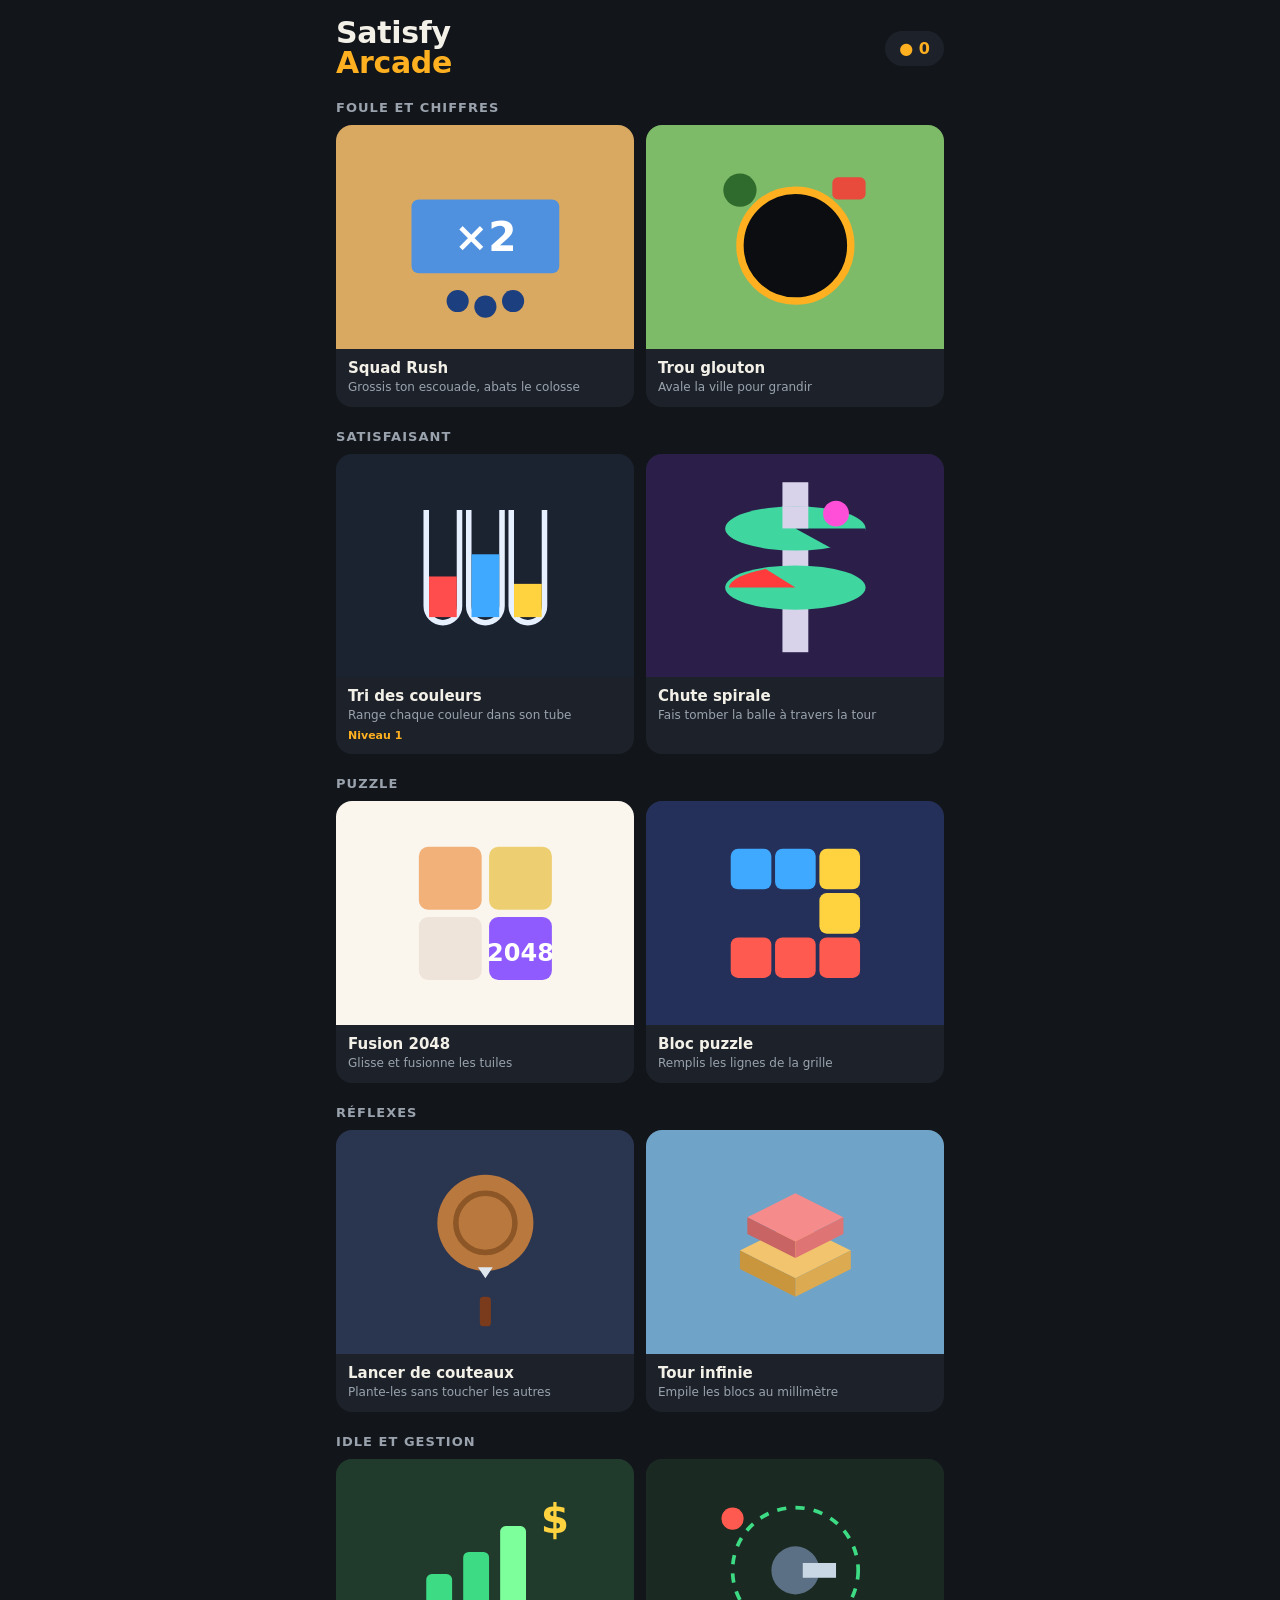
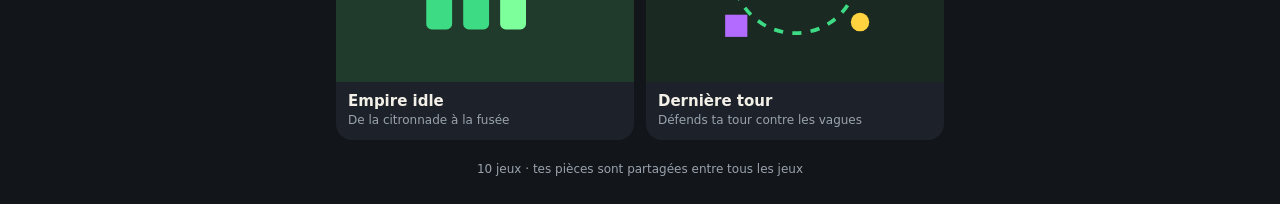
<file: index.html>
<!doctype html>
<html lang="fr">
<head>
<meta charset="utf-8">
<meta name="viewport" content="width=device-width,initial-scale=1,viewport-fit=cover">
<meta name="theme-color" content="#12151a">
<meta name="mobile-web-app-capable" content="yes">
<meta name="apple-mobile-web-app-capable" content="yes">
<meta name="apple-mobile-web-app-status-bar-style" content="black-translucent">
<meta name="apple-mobile-web-app-title" content="Arcade">
<title>Satisfy Arcade</title>
<link rel="manifest" href="manifest.webmanifest">
<link rel="icon" href="icons/icon-192.png">
<link rel="apple-touch-icon" href="icons/icon-192.png">
<style>
/* Layout: phone-first list of categories, two game tiles per row. */
:root{
  --bg:#12151a; --panel:#1d222a; --panel2:#272e38; --ink:#f3f0e8; --muted:#9aa3ad; --accent:#ffb020;
  color-scheme:dark;
}
*{box-sizing:border-box}
[hidden]{display:none!important}
html,body{margin:0;min-height:100%}
body{background:var(--bg);color:var(--ink);font-family:system-ui,-apple-system,"Segoe UI",Roboto,sans-serif;-webkit-tap-highlight-color:transparent}
main{max-width:640px;margin:0 auto;padding:calc(env(safe-area-inset-top,0px) + 18px) max(16px,env(safe-area-inset-right,0px)) calc(env(safe-area-inset-bottom,0px) + 28px) max(16px,env(safe-area-inset-left,0px));
  display:flex;flex-direction:column;gap:22px}
header{display:flex;align-items:center;justify-content:space-between;gap:12px}
h1{margin:0;font-size:30px;font-weight:900;letter-spacing:-.01em;line-height:1}
h1 span{color:var(--accent)}
.coins{background:var(--panel);border-radius:999px;padding:8px 14px;font-weight:900;color:var(--accent);font-variant-numeric:tabular-nums;white-space:nowrap}
.install{display:flex;align-items:center;gap:12px;background:var(--panel);border-radius:14px;padding:12px 14px;font-size:14px;color:var(--muted)}
.install button{font:inherit;font-weight:900;border:0;border-radius:10px;padding:10px 14px;background:var(--accent);color:#1d1400;cursor:pointer;flex:0 0 auto}
.install p{margin:0;flex:1;line-height:1.4}
section{display:flex;flex-direction:column;gap:10px}
h2{margin:0;font-size:13px;font-weight:800;letter-spacing:.08em;text-transform:uppercase;color:var(--muted)}
.grid{display:grid;grid-template-columns:1fr 1fr;gap:12px}
.card{display:flex;flex-direction:column;text-decoration:none;color:var(--ink);background:var(--panel);border-radius:16px;overflow:hidden;min-width:0;transition:transform .1s}
.card:active{transform:scale(.97)}
.card:focus-visible{outline:3px solid var(--ink);outline-offset:2px}
.art{aspect-ratio:4/3;display:grid;place-items:center;max-width:100%}
.art svg{width:62%;height:auto}
.meta{padding:10px 12px 12px;display:flex;flex-direction:column;gap:2px;min-width:0}
.meta b{font-size:15px}
.meta span{font-size:12px;color:var(--muted);line-height:1.35}
.meta i{font-style:normal;font-size:11px;color:var(--accent);font-weight:800;margin-top:4px}
footer{color:var(--muted);font-size:12px;text-align:center}
@media (prefers-reduced-motion: reduce){.card{transition:none}}
</style>
</head>
<body>
<main>
  <header><h1>Satisfy<br><span>Arcade</span></h1><div class="coins" id="coins">● 0</div></header>
  <div class="install" id="install" hidden><p id="installTxt">Installe l'appli sur ton écran d'accueil pour jouer en plein écran, même hors ligne.</p><button id="installBtn">Installer</button></div>
  <div id="cats"></div>
  <footer>10 jeux · tes pièces sont partagées entre tous les jeux</footer>
</main>
<script>
const CATS=[
  {t:'Foule et chiffres',g:[
    {id:'squad-rush',best:null,n:'Squad Rush',d:'Grossis ton escouade, abats le colosse',bg:'#d9a861',svg:'<rect x="10" y="30" width="80" height="40" rx="4" fill="#2f8cff" opacity=".8"/><text x="50" y="58" font-size="22" font-weight="900" fill="#fff" text-anchor="middle" font-family="system-ui">×2</text><circle cx="35" cy="85" r="6" fill="#1c3f80"/><circle cx="50" cy="88" r="6" fill="#1c3f80"/><circle cx="65" cy="85" r="6" fill="#1c3f80"/>'},
    {id:'hole',best:'hole',n:'Trou glouton',d:'Avale la ville pour grandir',bg:'#7dbb68',svg:'<circle cx="50" cy="55" r="30" fill="#0b0d10" stroke="#ffb020" stroke-width="4"/><rect x="70" y="18" width="18" height="12" rx="3" fill="#e84a3c"/><circle cx="20" cy="25" r="9" fill="#2f6b2c"/>'}
  ]},
  {t:'Satisfaisant',g:[
    {id:'sort',best:null,n:'Tri des couleurs',d:'Range chaque couleur dans son tube',bg:'#1b2230',svg:'<g stroke="#e6f0ff" stroke-width="3" fill="none"><path d="M18 20v52a9 9 0 0 0 18 0V20"/><path d="M41 20v52a9 9 0 0 0 18 0V20"/><path d="M64 20v52a9 9 0 0 0 18 0V20"/></g><rect x="19.5" y="56" width="15" height="22" fill="#ff4d4d"/><rect x="42.5" y="44" width="15" height="34" fill="#3fa9ff"/><rect x="65.5" y="60" width="15" height="18" fill="#ffd23f"/>'},
    {id:'helix',best:'helix',n:'Chute spirale',d:'Fais tomber la balle à travers la tour',bg:'#2b1f4a',svg:'<rect x="43" y="5" width="14" height="92" fill="#d8d2ea"/><ellipse cx="50" cy="30" rx="38" ry="12" fill="#3fd6a0"/><path d="M50 30 88 30A38 12 0 0 1 70 41z" fill="#2b1f4a"/><ellipse cx="50" cy="62" rx="38" ry="12" fill="#3fd6a0"/><path d="M14 62a38 12 0 0 1 20-10L50 62z" fill="#ff3b3b"/><rect x="43" y="18" width="14" height="12" fill="#d8d2ea"/><circle cx="72" cy="22" r="7" fill="#ff4fd8"/>'}
  ]},
  {t:'Puzzle',g:[
    {id:'merge',best:'merge',n:'Fusion 2048',d:'Glisse et fusionne les tuiles',bg:'#faf6ee',svg:'<rect x="14" y="14" width="34" height="34" rx="5" fill="#f2b179"/><rect x="52" y="14" width="34" height="34" rx="5" fill="#edcf72"/><rect x="14" y="52" width="34" height="34" rx="5" fill="#eee4da"/><rect x="52" y="52" width="34" height="34" rx="5" fill="#8f5bff"/><text x="69" y="76" font-size="13" font-weight="900" fill="#fff" text-anchor="middle" font-family="system-ui">2048</text>'},
    {id:'blocks',best:'blocks',n:'Bloc puzzle',d:'Remplis les lignes de la grille',bg:'#24305a',svg:'<g fill="#3fa9ff"><rect x="15" y="15" width="22" height="22" rx="4"/><rect x="39" y="15" width="22" height="22" rx="4"/></g><g fill="#ffd23f"><rect x="63" y="15" width="22" height="22" rx="4"/><rect x="63" y="39" width="22" height="22" rx="4"/></g><g fill="#ff5a4f"><rect x="15" y="63" width="22" height="22" rx="4"/><rect x="39" y="63" width="22" height="22" rx="4"/><rect x="63" y="63" width="22" height="22" rx="4"/></g>'}
  ]},
  {t:'Réflexes',g:[
    {id:'knife',best:'knife',n:'Lancer de couteaux',d:'Plante-les sans toucher les autres',bg:'#2a3550',svg:'<circle cx="50" cy="40" r="26" fill="#b9783e"/><circle cx="50" cy="40" r="16" fill="none" stroke="#8d5626" stroke-width="3"/><path d="M50 95V70l4-6h-8l4 6" fill="#dfe6ee"/><rect x="47" y="80" width="6" height="16" rx="2" fill="#7a3b1d"/>'},
    {id:'stack',best:'stack',n:'Tour infinie',d:'Empile les blocs au millimètre',bg:'#6fa3c7',svg:'<path d="M50 70 80 55 50 40 20 55z" fill="#f2c46d"/><path d="M20 55v10l30 15V70z" fill="#c9963d"/><path d="M80 55v10L50 80V70z" fill="#dcaa50"/><path d="M50 50 76 37 50 24 24 37z" fill="#f58b8b"/><path d="M24 37v9l26 13v-9z" fill="#c96464"/><path d="M76 37v9L50 59v-9z" fill="#de7474"/>'}
  ]},
  {t:'Idle et gestion',g:[
    {id:'tycoon',best:null,n:'Empire idle',d:'De la citronnade à la fusée',bg:'#203a2c',svg:'<rect x="18" y="52" width="14" height="30" rx="3" fill="#3ddc84"/><rect x="38" y="40" width="14" height="42" rx="3" fill="#3ddc84"/><rect x="58" y="26" width="14" height="56" rx="3" fill="#7dff9b"/><text x="80" y="30" font-size="22" font-weight="900" fill="#ffd23f" font-family="system-ui">$</text>'},
    {id:'defense',best:'defense',n:'Dernière tour',d:'Défends ta tour contre les vagues',bg:'#1a2a22',svg:'<circle cx="50" cy="50" r="34" fill="none" stroke="#3ddc84" stroke-width="2" stroke-dasharray="5 5"/><circle cx="50" cy="50" r="13" fill="#5b7085"/><rect x="54" y="46" width="18" height="8" fill="#c9d6e3"/><circle cx="16" cy="22" r="6" fill="#ff5a4f"/><circle cx="85" cy="78" r="5" fill="#ffd23f"/><rect x="12" y="74" width="12" height="12" fill="#b36bff"/>'}
  ]}
];
function get(k,d){try{const v=localStorage.getItem('arcade.'+k);return v==null?d:JSON.parse(v);}catch(e){return d;}}
const BEST={helix:'Niveau max',hole:'Record',merge:'Record',blocks:'Record',knife:'Niveau max',stack:'Hauteur max',defense:'Vague max'};
const cats=document.getElementById('cats');cats.style.cssText='display:flex;flex-direction:column;gap:22px';
for(const c of CATS){
  const s=document.createElement('section');const h=document.createElement('h2');h.textContent=c.t;s.appendChild(h);
  const g=document.createElement('div');g.className='grid';
  for(const x of c.g){
    const a=document.createElement('a');a.className='card';a.href='games/'+x.id+'.html';
    const b=x.best?get('best.'+x.best,0):0;
    const extra=x.id==='sort'?'Niveau '+get('sort.level',1):b?BEST[x.best]+' : '+b:'';
    a.innerHTML=`<div class="art" style="background:${x.bg}"><svg viewBox="0 0 100 100" aria-hidden="true">${x.svg}</svg></div><div class="meta"><b></b><span></span>${extra?'<i></i>':''}</div>`;
    a.querySelector('b').textContent=x.n;a.querySelector('span').textContent=x.d;if(extra)a.querySelector('i').textContent=extra;
    g.appendChild(a);
  }
  s.appendChild(g);cats.appendChild(s);
}
document.getElementById('coins').textContent='● '+get('coins',0);
// install
const standalone=matchMedia('(display-mode: standalone)').matches||navigator.standalone;
let deferred=null;
addEventListener('beforeinstallprompt',e=>{e.preventDefault();deferred=e;if(!standalone)document.getElementById('install').hidden=false;});
document.getElementById('installBtn').onclick=async()=>{if(!deferred)return;deferred.prompt();await deferred.userChoice;deferred=null;document.getElementById('install').hidden=true;};
if(!standalone&&/iphone|ipad|ipod/i.test(navigator.userAgent)){
  document.getElementById('install').hidden=false;document.getElementById('installBtn').hidden=true;
  document.getElementById('installTxt').textContent='Pour installer : touche Partager puis « Sur l\'écran d\'accueil ».';
}
if('serviceWorker' in navigator)addEventListener('load',()=>navigator.serviceWorker.register('sw.js').catch(()=>{}));
addEventListener('pageshow',()=>{document.getElementById('coins').textContent='● '+get('coins',0);});
</script>
</body>
</html>
</file>
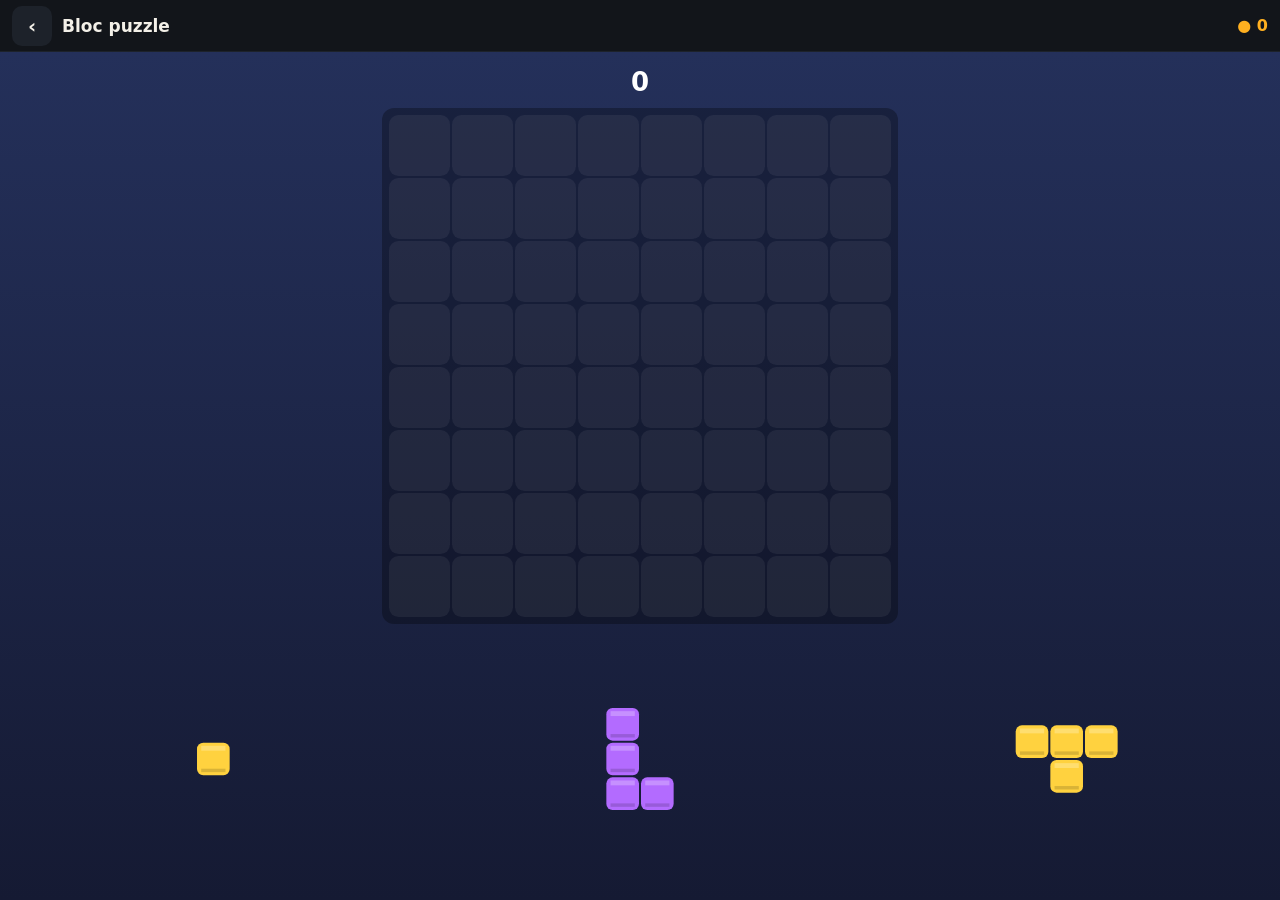
<file: games/blocks.html>
<!doctype html>
<html lang="fr">
<head>
<meta charset="utf-8">
<meta name="viewport" content="width=device-width,initial-scale=1,maximum-scale=1,user-scalable=no,viewport-fit=cover">
<meta name="theme-color" content="#12151a">
<title>Bloc puzzle</title>
<link rel="stylesheet" href="../shared/common.css">
</head>
<body>
<canvas class="game" id="c"></canvas>
<script src="../shared/common.js"></script>
<script>
Arcade.bar('Bloc puzzle');
const cv=document.getElementById('c'),V=Arcade.canvas(cv),ctx=V.ctx;
const N=8;
const SHAPES=[
  [[1]],[[1,1]],[[1],[1]],[[1,1,1]],[[1],[1],[1]],[[1,1,1,1]],[[1],[1],[1],[1]],[[1,1,1,1,1]],[[1],[1],[1],[1],[1]],
  [[1,1],[1,1]],[[1,1,1],[1,1,1],[1,1,1]],
  [[1,0],[1,0],[1,1]],[[1,1,1],[1,0,0]],[[1,1],[0,1],[0,1]],[[0,0,1],[1,1,1]],
  [[1,1],[1,0]],[[1,1],[0,1]],[[1,0],[1,1]],[[0,1],[1,1]],
  [[1,1,1],[0,1,0]],[[0,1,1],[1,1,0]],[[1,1,0],[0,1,1]]
];
const COLS=['#ff5a4f','#3fa9ff','#ffd23f','#3ddc84','#b36bff','#ff8c2e','#35e0d0','#ff66c4'];
let grid,tray,score,combo,drag=null,L={},flashes=[],floats=[],over=false;
function newGame(){
  grid=Array.from({length:N},()=>Array(N).fill(null));score=0;combo=0;over=false;flashes=[];floats=[];refill();
}
function refill(){tray=[0,1,2].map(()=>({sh:SHAPES[Math.floor(Math.random()*SHAPES.length)],c:COLS[Math.floor(Math.random()*COLS.length)]}));}
function fits(sh,gx,gy){
  for(let y=0;y<sh.length;y++)for(let x=0;x<sh[0].length;x++)if(sh[y][x]){
    const X=gx+x,Y=gy+y;if(X<0||Y<0||X>=N||Y>=N||grid[Y][X])return false;}
  return true;
}
function anyFit(sh){for(let y=0;y<N;y++)for(let x=0;x<N;x++)if(fits(sh,x,y))return true;return false;}
function linesAfter(sh,gx,gy){
  const g=grid.map(r=>r.slice());
  for(let y=0;y<sh.length;y++)for(let x=0;x<sh[0].length;x++)if(sh[y][x])g[gy+y][gx+x]='x';
  const rows=[],cols=[];
  for(let i=0;i<N;i++){if(g[i].every(v=>v))rows.push(i);if(g.every(r=>r[i]))cols.push(i);}
  return{rows,cols};
}
function layout(){
  const W=V.W,H=V.H;
  const cs=Math.floor(Math.min((W-24)/N,(H*0.6)/N));
  L={cs,x0:(W-cs*N)/2,y0:62,trayY:62+cs*N+(H-62-cs*N)/2};
}
function slotX(i){return V.W*(i+0.5)/3;}
function shapeSize(sh,cs){return{w:sh[0].length*cs,h:sh.length*cs};}
function drawCell(x,y,s,c,a=1){
  ctx.globalAlpha=a;ctx.fillStyle=c;ctx.beginPath();ctx.roundRect(x+1,y+1,s-2,s-2,s*0.18);ctx.fill();
  ctx.fillStyle='rgba(255,255,255,.25)';ctx.fillRect(x+s*0.15,y+s*0.12,s*0.7,s*0.14);
  ctx.fillStyle='rgba(0,0,0,.15)';ctx.fillRect(x+s*0.15,y+s*0.78,s*0.7,s*0.1);ctx.globalAlpha=1;
}
function drawShape(sh,x,y,cs,c,a){for(let j=0;j<sh.length;j++)for(let i=0;i<sh[0].length;i++)if(sh[j][i])drawCell(x+i*cs,y+j*cs,cs,c,a);}
function local(e){const r=cv.getBoundingClientRect();return{x:e.clientX-r.left,y:e.clientY-r.top};}
cv.addEventListener('pointerdown',e=>{
  if(over)return;const p=local(e);
  if(p.y<L.trayY-L.cs*2.2)return;
  const i=Math.floor(p.x/(V.W/3));if(!tray[i])return;
  drag={i,x:p.x,y:p.y};cv.setPointerCapture(e.pointerId);
});
cv.addEventListener('pointermove',e=>{if(drag){const p=local(e);drag.x=p.x;drag.y=p.y;}});
function dragPos(){
  const P=tray[drag.i],sz=shapeSize(P.sh,L.cs);
  const px=drag.x-sz.w/2,py=drag.y-sz.h-L.cs*1.2;
  return{px,py,gx:Math.round((px-L.x0)/L.cs),gy:Math.round((py-L.y0)/L.cs)};
}
cv.addEventListener('pointerup',()=>{
  if(!drag)return;const P=tray[drag.i],d=dragPos();
  if(fits(P.sh,d.gx,d.gy))place(P,d.gx,d.gy,drag.i);
  drag=null;
});
cv.addEventListener('pointercancel',()=>drag=null);
function place(P,gx,gy,i){
  let cells=0;
  for(let y=0;y<P.sh.length;y++)for(let x=0;x<P.sh[0].length;x++)if(P.sh[y][x]){grid[gy+y][gx+x]=P.c;cells++;}
  score+=cells;tray[i]=null;
  const R=[],C=[];
  for(let k=0;k<N;k++){if(grid[k].every(v=>v))R.push(k);if(grid.every(r=>r[k]))C.push(k);}
  const n=R.length+C.length;
  if(n){
    combo++;
    for(const r of R)for(let x=0;x<N;x++)flashes.push({x,y:r,c:grid[r][x],t:0.45});
    for(const c of C)for(let y=0;y<N;y++)flashes.push({x:c,y,c:grid[y][c],t:0.45});
    for(const r of R)for(let x=0;x<N;x++)grid[r][x]=null;
    for(const c of C)for(let y=0;y<N;y++)grid[y][c]=null;
    const pts=10*n*n*combo;score+=pts;
    floats.push({txt:(n>1?n+' lignes ! ':'')+'+'+pts+(combo>1?'  combo x'+combo:''),life:1.2});
    Arcade.vibrate(n>1?[20,30,20]:20);
  }else combo=0;
  if(tray.every(t=>!t))refill();
  if(!tray.some(t=>t&&anyFit(t.sh))){over=true;setTimeout(gameOver,600);}
}
function gameOver(){
  const gain=Arcade.addCoins(score/35),best=Arcade.best('blocks',score);
  Arcade.panel({title:'Plus de place !',gain,text:'Score : '+score+' · Record : '+best,
    buttons:[{label:'Rejouer',onClick:newGame},{label:'Menu',onClick:Arcade.toMenu}]});
}
function frame(dt){
  layout();const W=V.W,H=V.H,{cs,x0,y0}=L;
  const g=ctx.createLinearGradient(0,0,0,H);g.addColorStop(0,'#24305a');g.addColorStop(1,'#151a33');ctx.fillStyle=g;ctx.fillRect(0,0,W,H);
  ctx.fillStyle='#fff';ctx.font='900 26px system-ui';ctx.textAlign='center';ctx.textBaseline='middle';ctx.fillText(score,W/2,32);
  ctx.fillStyle='rgba(0,0,0,.3)';ctx.beginPath();ctx.roundRect(x0-6,y0-6,cs*N+12,cs*N+12,12);ctx.fill();
  let ghost=null,clear=null;
  if(drag){const P=tray[drag.i],d=dragPos();if(fits(P.sh,d.gx,d.gy)){ghost={P,...d};clear=linesAfter(P.sh,d.gx,d.gy);}}
  for(let y=0;y<N;y++)for(let x=0;x<N;x++){
    const v=grid[y][x],px=x0+x*cs,py=y0+y*cs;
    if(v){const hl=clear&&(clear.rows.includes(y)||clear.cols.includes(x));drawCell(px,py,cs,hl&&ghost?ghost.P.c:v);}
    else{ctx.fillStyle='rgba(255,255,255,.06)';ctx.beginPath();ctx.roundRect(px+1,py+1,cs-2,cs-2,cs*0.15);ctx.fill();}
  }
  if(ghost)drawShape(ghost.P.sh,x0+ghost.gx*cs,y0+ghost.gy*cs,cs,ghost.P.c,0.4);
  for(const f of flashes){f.t-=dt;const k=Math.max(0,f.t/0.45);const s=cs*(0.4+k*0.6);
    drawCell(x0+f.x*cs+(cs-s)/2,y0+f.y*cs+(cs-s)/2,s,'#fff',k);}
  flashes=flashes.filter(f=>f.t>0);
  tray.forEach((P,i)=>{
    if(!P||(drag&&drag.i===i))return;
    const s=cs*0.55,sz=shapeSize(P.sh,s),ok=anyFit(P.sh);
    drawShape(P.sh,slotX(i)-sz.w/2,L.trayY-sz.h/2,s,ok?P.c:'#555c66',1);
  });
  if(drag){const P=tray[drag.i],d=dragPos();drawShape(P.sh,d.px,d.py,cs,P.c,0.95);}
  for(const f of floats){f.life-=dt;ctx.globalAlpha=Math.min(1,f.life*2);ctx.fillStyle='#ffd23f';ctx.font='900 24px system-ui';
    ctx.fillText(f.txt,W/2,y0+cs*N/2-(1.2-f.life)*50);}
  ctx.globalAlpha=1;floats=floats.filter(f=>f.life>0);
}
newGame();
Arcade.loop(frame);
</script>
</body>
</html>
</file>
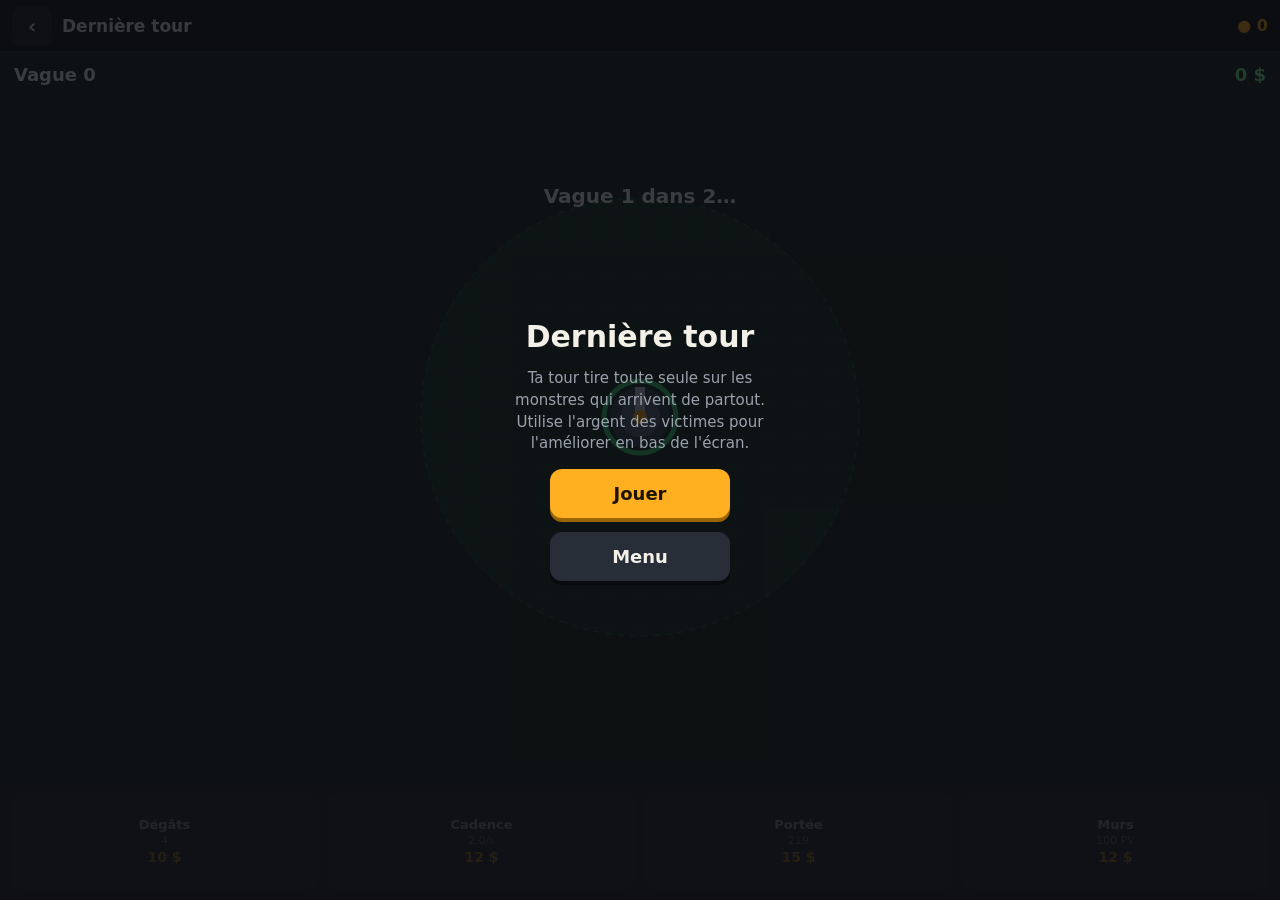
<file: games/defense.html>
<!doctype html>
<html lang="fr">
<head>
<meta charset="utf-8">
<meta name="viewport" content="width=device-width,initial-scale=1,maximum-scale=1,user-scalable=no,viewport-fit=cover">
<meta name="theme-color" content="#12151a">
<title>Dernière tour</title>
<link rel="stylesheet" href="../shared/common.css">
<style>
:root{--panel-h:118px}
.game{height:calc(100% - var(--bar) - var(--safe-top) - var(--panel-h) - var(--safe-bot));bottom:auto}
.ups{position:fixed;left:0;right:0;bottom:0;height:calc(var(--panel-h) + var(--safe-bot));padding:10px max(10px,env(safe-area-inset-right,0px)) calc(10px + var(--safe-bot)) max(10px,env(safe-area-inset-left,0px));
  background:var(--panel);display:grid;grid-template-columns:repeat(4,1fr);gap:8px}
.ups button{font:inherit;border:0;border-radius:12px;background:var(--panel2);color:var(--ink);display:flex;flex-direction:column;align-items:center;justify-content:center;gap:2px;cursor:pointer;padding:4px;min-width:0}
.ups button b{font-size:13px}
.ups button span{font-size:11px;color:var(--muted)}
.ups button em{font-style:normal;font-weight:900;color:var(--accent);font-size:14px}
.ups button:disabled{opacity:.5;cursor:not-allowed}
</style>
</head>
<body>
<canvas class="game" id="c"></canvas>
<div class="ups">
  <button id="u0"></button><button id="u1"></button><button id="u2"></button><button id="u3"></button>
</div>
<script src="../shared/common.js"></script>
<script>
Arcade.bar('Dernière tour');
const cv=document.getElementById('c'),V=Arcade.canvas(cv),ctx=V.ctx;
const UP=[
  {n:'Dégâts',base:10,k:1.45},{n:'Cadence',base:12,k:1.5},{n:'Portée',base:15,k:1.6},{n:'Murs',base:12,k:1.5}
];
let G;
function newGame(){
  G={cash:0,wave:0,hp:100,maxhp:100,lv:[0,0,0,0],enemies:[],shots:[],parts:[],toSpawn:0,spawnT:0,pause:1.5,cool:0,angle:-Math.PI/2,over:false,kills:0};
  Arcade.hidePanel();render();
}
const dmg=()=>4*Math.pow(1.35,G.lv[0]);
const rate=()=>2*Math.pow(1.18,G.lv[1]);
const range=()=>Math.min(V.W,V.H)*(0.3+G.lv[2]*0.035);
function upCost(i){return Math.round(UP[i].base*Math.pow(UP[i].k,G.lv[i]));}
function upLabel(i){
  const l=G.lv[i];
  const v=[Math.round(dmg()),rate().toFixed(1)+'/s',Math.round(range()),G.maxhp+' PV'][i];
  return `<b>${UP[i].n}</b><span>${v}</span><em>${upCost(i)} $</em>`;
}
function render(){for(let i=0;i<4;i++){const b=document.getElementById('u'+i);b.innerHTML=upLabel(i);b.disabled=G.cash<upCost(i)||G.over;}}
for(let i=0;i<4;i++)document.getElementById('u'+i).onclick=()=>{
  const c=upCost(i);if(G.cash<c||G.over)return;G.cash-=c;G.lv[i]++;
  if(i===3){G.maxhp+=25;G.hp=Math.min(G.maxhp,G.hp+40);}
  Arcade.vibrate(8);render();
};
function nextWave(){G.wave++;G.toSpawn=6+G.wave*3;G.spawnT=0;if(G.wave%10===0)G.boss=true;}
function spawnEnemy(){
  const W=V.W,H=V.H,a=Math.random()*Math.PI*2,R=Math.hypot(W,H)/2+30;
  const w=G.wave,hpBase=6*Math.pow(1.17,w);
  let type='n';
  const r=Math.random();
  if(w>=3&&r<0.25)type='f';else if(w>=5&&r<0.4)type='t';
  if(G.boss&&G.toSpawn===1)type='b';
  const T={n:{hp:1,sp:42,r:10,c:'#ff5a4f',dmg:8,cash:1},f:{hp:0.5,sp:85,r:8,c:'#ffd23f',dmg:5,cash:1},t:{hp:4,sp:24,r:15,c:'#b36bff',dmg:20,cash:3},b:{hp:40,sp:18,r:26,c:'#ff2d7a',dmg:60,cash:40}}[type];
  G.enemies.push({x:W/2+Math.cos(a)*R,y:H/2+Math.sin(a)*R,hp:hpBase*T.hp,max:hpBase*T.hp,sp:T.sp*(1+w*0.01),r:T.r,c:T.c,dmg:T.dmg,cash:Math.ceil(T.cash*(1+w*0.15)),type,hit:0});
}
function update(dt){
  if(G.over)return;
  const W=V.W,H=V.H,cx=W/2,cy=H/2;
  if(G.toSpawn<=0&&!G.enemies.length){G.pause-=dt;if(G.pause<=0){G.pause=2.5;if(G.wave>0){G.cash+=5+G.wave*2;render();}G.boss=false;nextWave();}}
  if(G.toSpawn>0){G.spawnT-=dt;if(G.spawnT<=0){spawnEnemy();G.toSpawn--;G.spawnT=Math.max(0.18,0.9-G.wave*0.03);}}
  const R=range();
  let target=null,bd=1e9;
  for(const e of G.enemies){const d=Math.hypot(e.x-cx,e.y-cy);if(d<R&&d<bd){bd=d;target=e;}}
  G.cool-=dt;
  if(target){
    const ta=Math.atan2(target.y-cy,target.x-cx);let da=ta-G.angle;while(da>Math.PI)da-=Math.PI*2;while(da<-Math.PI)da+=Math.PI*2;
    G.angle+=da*Math.min(1,dt*14);
    if(G.cool<=0){G.cool=1/rate();G.shots.push({x:cx+Math.cos(G.angle)*26,y:cy+Math.sin(G.angle)*26,t:target,sp:620});}
  }
  for(const s of G.shots){
    if(s.t.dead){s.dead=true;continue;}
    const dx=s.t.x-s.x,dy=s.t.y-s.y,d=Math.hypot(dx,dy);
    if(d<s.t.r+4){s.dead=true;s.t.hp-=dmg();s.t.hit=0.1;
      for(let i=0;i<3;i++)G.parts.push({x:s.x,y:s.y,vx:(Math.random()-0.5)*160,vy:(Math.random()-0.5)*160,life:0.3,c:'#ffd27a'});
      if(s.t.hp<=0&&!s.t.dead){s.t.dead=true;G.cash+=s.t.cash;G.kills++;render();
        for(let i=0;i<12;i++)G.parts.push({x:s.t.x,y:s.t.y,vx:(Math.random()-0.5)*260,vy:(Math.random()-0.5)*260,life:0.5,c:s.t.c});}
    }else{s.x+=dx/d*s.sp*dt;s.y+=dy/d*s.sp*dt;}
  }
  G.shots=G.shots.filter(s=>!s.dead);
  for(const e of G.enemies){
    if(e.dead)continue;
    const dx=cx-e.x,dy=cy-e.y,d=Math.hypot(dx,dy);e.hit=Math.max(0,e.hit-dt);
    if(d<30+e.r){e.dead=true;G.hp-=e.dmg;Arcade.vibrate(30);
      for(let i=0;i<10;i++)G.parts.push({x:e.x,y:e.y,vx:(Math.random()-0.5)*200,vy:(Math.random()-0.5)*200,life:0.4,c:'#fff'});
      if(G.hp<=0){G.hp=0;gameOver();}}
    else{e.x+=dx/d*e.sp*dt;e.y+=dy/d*e.sp*dt;}
  }
  G.enemies=G.enemies.filter(e=>!e.dead);
  for(const p of G.parts){p.x+=p.vx*dt;p.y+=p.vy*dt;p.life-=dt;}
  G.parts=G.parts.filter(p=>p.life>0);
}
function gameOver(){
  G.over=true;render();
  const gain=Arcade.addCoins(G.wave*3),best=Arcade.best('defense',G.wave);
  setTimeout(()=>Arcade.panel({title:'La tour est tombée',gain,text:'Vague '+G.wave+' atteinte · '+G.kills+' ennemis vaincus · Record : vague '+best,
    buttons:[{label:'Rejouer',onClick:newGame},{label:'Menu',onClick:Arcade.toMenu}]}),600);
}
function draw(){
  const W=V.W,H=V.H,cx=W/2,cy=H/2;
  ctx.fillStyle='#1a2a22';ctx.fillRect(0,0,W,H);
  ctx.strokeStyle='rgba(255,255,255,.04)';ctx.lineWidth=1;
  for(let x=0;x<W;x+=32){ctx.beginPath();ctx.moveTo(x,0);ctx.lineTo(x,H);ctx.stroke();}
  for(let y=0;y<H;y+=32){ctx.beginPath();ctx.moveTo(0,y);ctx.lineTo(W,y);ctx.stroke();}
  ctx.fillStyle='rgba(61,220,132,.06)';ctx.strokeStyle='rgba(61,220,132,.35)';ctx.setLineDash([6,6]);
  ctx.beginPath();ctx.arc(cx,cy,range(),0,7);ctx.fill();ctx.stroke();ctx.setLineDash([]);
  // base
  ctx.fillStyle='#3a4a5a';ctx.beginPath();ctx.arc(cx,cy,30,0,7);ctx.fill();
  ctx.fillStyle='#5b7085';ctx.beginPath();ctx.arc(cx,cy,20,0,7);ctx.fill();
  ctx.save();ctx.translate(cx,cy);ctx.rotate(G.angle);ctx.fillStyle='#c9d6e3';ctx.fillRect(4,-5,26,10);ctx.restore();
  ctx.fillStyle='#ffb020';ctx.beginPath();ctx.arc(cx,cy,7,0,7);ctx.fill();
  // hp ring
  ctx.strokeStyle='rgba(0,0,0,.4)';ctx.lineWidth=5;ctx.beginPath();ctx.arc(cx,cy,36,0,7);ctx.stroke();
  ctx.strokeStyle=G.hp/G.maxhp>0.35?'#3ddc84':'#ff5a4f';ctx.beginPath();ctx.arc(cx,cy,36,-Math.PI/2,-Math.PI/2+Math.PI*2*G.hp/G.maxhp);ctx.stroke();
  for(const e of G.enemies){
    ctx.fillStyle=e.hit>0?'#fff':e.c;ctx.beginPath();
    if(e.type==='t'||e.type==='b'){ctx.rect(e.x-e.r,e.y-e.r,e.r*2,e.r*2);}else{ctx.arc(e.x,e.y,e.r,0,7);}ctx.fill();
    if(e.hp<e.max){ctx.fillStyle='rgba(0,0,0,.5)';ctx.fillRect(e.x-e.r,e.y-e.r-8,e.r*2,4);ctx.fillStyle='#3ddc84';ctx.fillRect(e.x-e.r,e.y-e.r-8,e.r*2*e.hp/e.max,4);}
  }
  ctx.fillStyle='#ffe07a';for(const s of G.shots){ctx.beginPath();ctx.arc(s.x,s.y,3.5,0,7);ctx.fill();}
  for(const p of G.parts){ctx.globalAlpha=Math.min(1,p.life*3);ctx.fillStyle=p.c;ctx.fillRect(p.x-2,p.y-2,4,4);}ctx.globalAlpha=1;
  ctx.fillStyle='#fff';ctx.font='900 18px system-ui';ctx.textBaseline='middle';
  ctx.textAlign='left';ctx.fillText('Vague '+G.wave,14,24);
  ctx.textAlign='right';ctx.fillStyle='#7dff9b';ctx.fillText(Math.floor(G.cash)+' $',W-14,24);
  if(G.toSpawn<=0&&!G.enemies.length&&!G.over){ctx.textAlign='center';ctx.fillStyle='#fff';ctx.font='800 20px system-ui';
    ctx.fillText((G.wave+1)%10===0?'Un boss arrive…':'Vague '+(G.wave+1)+' dans '+Math.ceil(G.pause)+'…',W/2,H*0.2);}
}
newGame();
Arcade.panel({title:'Dernière tour',text:'Ta tour tire toute seule sur les monstres qui arrivent de partout. Utilise l\'argent des victimes pour l\'améliorer en bas de l\'écran.',
  buttons:[{label:'Jouer',onClick:()=>{}},{label:'Menu',onClick:Arcade.toMenu}]});
Arcade.loop(dt=>{if(document.getElementById('arcOv')&&!document.getElementById('arcOv').hidden)return draw();update(dt);draw();});
</script>
</body>
</html>
</file>
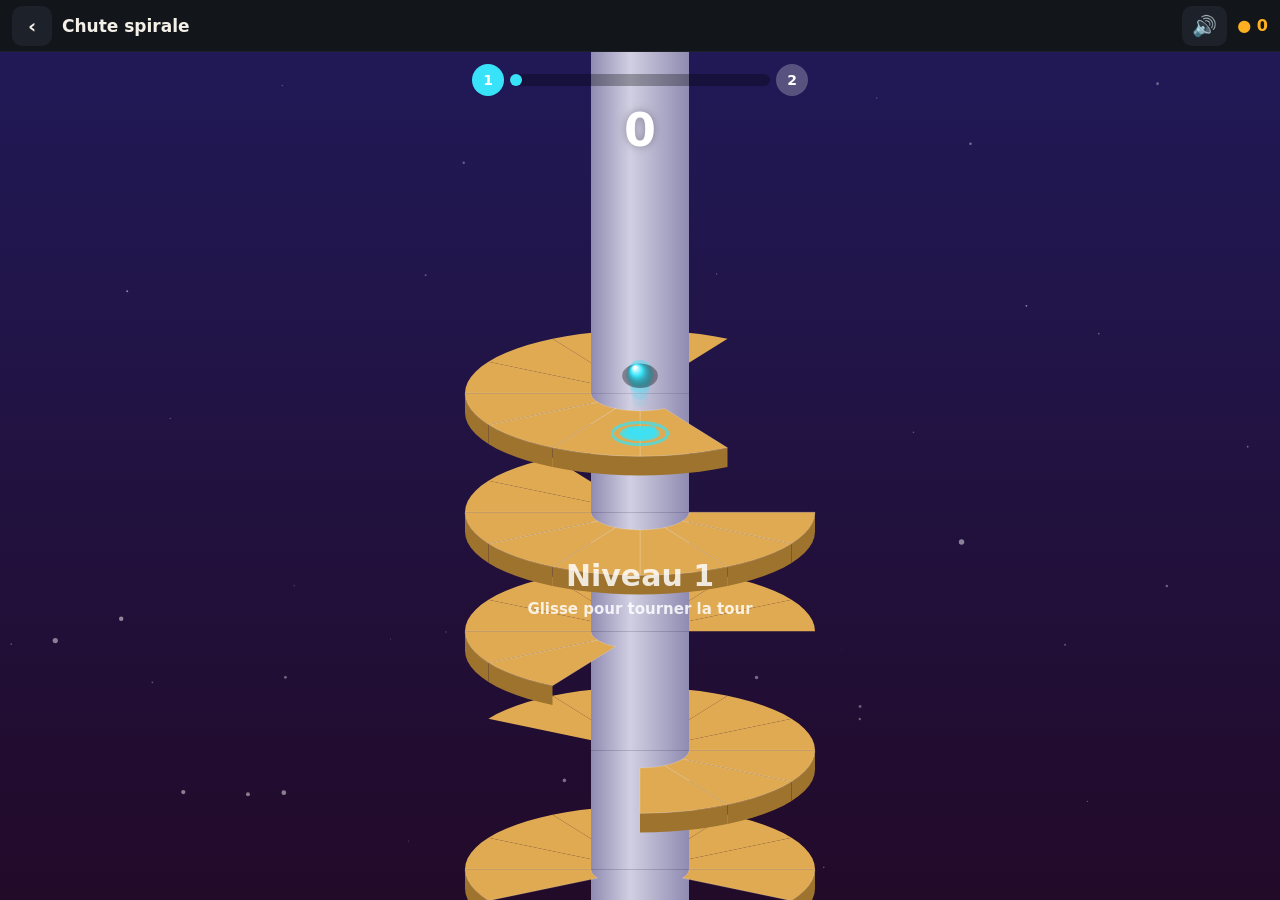
<file: games/helix.html>
<!doctype html>
<html lang="fr">
<head>
<meta charset="utf-8">
<meta name="viewport" content="width=device-width,initial-scale=1,maximum-scale=1,user-scalable=no,viewport-fit=cover">
<meta name="theme-color" content="#12151a">
<title>Chute spirale</title>
<link rel="stylesheet" href="../shared/common.css">
</head>
<body>
<canvas class="game" id="c"></canvas>
<script src="../shared/common.js"></script>
<script>
Arcade.bar('Chute spirale');
const cv=document.getElementById('c'),V=Arcade.canvas(cv),ctx=V.ctx;
const TAU=Math.PI*2,NS=12,A=TAU/NS,TILT=0.36;
const rnd=(a,b)=>a+Math.random()*(b-a);
let DIFF=0;
let muted=Arcade.get('helix.mute',false);
const muteBtn=Arcade.barButton(muted?'🔇':'🔊',()=>{muted=!muted;Arcade.set('helix.mute',muted);muteBtn.textContent=muted?'🔇':'🔊';},'Activer ou couper le son');
let AC=null,OUT=null;
function ac(){
  if(!AC){try{
    AC=new (window.AudioContext||window.webkitAudioContext)();
    // master bus with a soft echo for a warm, roomy sound
    const comp=AC.createDynamicsCompressor();comp.connect(AC.destination);
    OUT=AC.createGain();OUT.gain.value=0.9;OUT.connect(comp);
    const dl=AC.createDelay(),fb=AC.createGain(),lp=AC.createBiquadFilter(),wet=AC.createGain();
    dl.delayTime.value=0.16;fb.gain.value=0.28;lp.type='lowpass';lp.frequency.value=2200;wet.gain.value=0.22;
    OUT.connect(dl);dl.connect(lp);lp.connect(fb);fb.connect(dl);lp.connect(wet);wet.connect(comp);
  }catch(e){AC=null;}}
  if(AC&&AC.state==='suspended')AC.resume();return AC;
}
// one soft note: sine body + optional bell partial, smooth attack, exponential decay
function note(f,{dur=0.4,vol=0.2,delay=0,bend=1,bell=0,type='sine',attack=0.006}={}){
  if(muted)return;const a=ac();if(!a)return;const t=a.currentTime+delay;
  const g=a.createGain();g.gain.setValueAtTime(0.0001,t);g.gain.exponentialRampToValueAtTime(vol,t+attack);g.gain.exponentialRampToValueAtTime(0.0001,t+dur);g.connect(OUT);
  const o=a.createOscillator();o.type=type;o.frequency.setValueAtTime(f,t);if(bend!==1)o.frequency.exponentialRampToValueAtTime(f*bend,t+Math.min(dur,0.12));o.connect(g);o.start(t);o.stop(t+dur+0.05);
  if(bell){const g2=a.createGain();g2.gain.setValueAtTime(0.0001,t);g2.gain.exponentialRampToValueAtTime(vol*bell,t+attack);g2.gain.exponentialRampToValueAtTime(0.0001,t+dur*0.45);g2.connect(OUT);
    const o2=a.createOscillator();o2.type='sine';o2.frequency.value=f*2.76;o2.connect(g2);o2.start(t);o2.stop(t+dur+0.05);}
}
// C major pentatonic, rising with the combo
const SCALE=[523.25,587.33,659.25,783.99,880,1046.5,1174.66,1318.51,1567.98,1760,2093];
let bounceN=0;
const sfx={
  // soft, round "bloop" like a drop on a drum: quick downward pitch + warm low thump
  bounce(){const v=[392,440,392,349.23][bounceN++%4];note(v,{dur:0.22,vol:0.22,bend:0.62});note(110,{dur:0.12,vol:0.18,bend:0.7});},
  // glockenspiel chime climbing the scale
  pass(n){const f=SCALE[Math.min(n-1,SCALE.length-1)];note(f,{dur:0.55,vol:0.13,bell:0.35});note(f*2,{dur:0.25,vol:0.03,delay:0.02});},
  // warm low whoosh + sparkly arpeggio
  smash(){note(98,{dur:0.35,vol:0.25,bend:0.6,type:'triangle'});[1046.5,1318.51,1567.98].forEach((f,i)=>note(f,{dur:0.35,vol:0.07,delay:0.04+i*0.05,bell:0.3}));},
  // gentle rising shimmer when the ball catches fire
  fire(){[659.25,783.99,1046.5,1318.51].forEach((f,i)=>note(f,{dur:0.3,vol:0.06,delay:i*0.04,bell:0.25}));},
  // soft two-note "oh no" instead of a buzzer
  die(){note(392,{dur:0.35,vol:0.16,type:'triangle'});note(293.66,{dur:0.6,vol:0.16,delay:0.18,type:'triangle',bend:0.9});},
  // bright bell arpeggio + chord
  win(){[523.25,659.25,783.99,1046.5,1318.51].forEach((f,i)=>note(f,{dur:0.6,vol:0.11,delay:i*0.08,bell:0.3}));
    [523.25,659.25,783.99].forEach(f=>note(f,{dur:1.2,vol:0.06,delay:0.45,attack:0.03}));}
};
let floats=[],stars=[],pulse=0;
const grav=()=>1500+900*DIFF, bounceV=()=>-Math.sqrt(2*grav()*geo().SP*(1.1-0.5*DIFF));
let level=Arcade.get('helix.level',1);
let discs,ball,rot,cam,state,score,streak,next,parts,splats,trail,shake,flash,pal,tt,banner;

function palette(l){
  const h=(l*47+200)%360;
  return{bg0:`hsl(${h},55%,22%)`,bg1:`hsl(${(h+40)%360},60%,10%)`,disc:`hsl(${(h+150)%360},70%,60%)`,discS:`hsl(${(h+150)%360},55%,40%)`,
    col:`hsl(${h},25%,85%)`,colS:`hsl(${h},20%,62%)`,ball:`hsl(${(h+300)%360},95%,60%)`};
}
function geo(){const R=Math.min(V.W*0.4,175);return{R,r0:R*0.28,SP:R*0.68,cx:V.W/2,HY:V.H*0.3,br:R*0.085};}
function newLevel(){
  pal=palette(level);
  // difficulty 0 (level 1) -> 1 (level 15+)
  DIFF=Math.min(1,(level-1)/14);
  const N=Math.min(18+level*3,64);discs=[];
  for(let i=0;i<N;i++){
    const segs=new Array(NS).fill(0);
    // gap size: big at first, smaller later
    const gl=level<=2?4:level<=4?3:level<=8?(Math.random()<.5?2:3):level<=12?2:(Math.random()<.5?1:2);
    const g=Math.floor(Math.random()*NS);
    for(let k=0;k<gl;k++)segs[(g+k)%NS]=1;
    // red zones: none on level 1, few early, more later; first discs are always safe
    const safe=level<5?3:1;
    if(i>=safe&&level>1){
      let reds=Math.floor(DIFF*5+Math.random()*(1+DIFF*1.5));
      if(level<=3&&Math.random()<.5)reds=0;
      for(let tries=0;reds>0&&tries<50;tries++){const k=Math.floor(Math.random()*NS);if(segs[k]===0&&segs[(k+1)%NS]!==1&&segs[(k+NS-1)%NS]!==1){segs[k]=2;reds--;}}
    }
    if(level>6&&Math.random()<.2){const k=Math.floor(Math.random()*NS);if(segs[k]===0)segs[k]=1;}
    const spin=level>=7&&i>3&&Math.random()<0.08+DIFF*0.2?(Math.random()<.5?-1:1)*(0.5+DIFF*0.8):0;
    discs.push({segs,broken:0,spin,off:0});
  }
  discs.push({segs:new Array(NS).fill(3),broken:0,goal:true,spin:0,off:0});
  ball={y:-60,vy:0,sq:0};rot=0;cam=-200;state='play';score=0;streak=0;next=0;parts=[];splats=discs.map(()=>[]);trail=[];shake=0;flash=0;tt=0;floats=[];pulse=0;
  stars=[];for(let i=0;i<40;i++)stars.push({x:Math.random(),y:Math.random(),z:rnd(0.2,1),s:rnd(1,3)});
  banner={txt:'Niveau '+level,t:1.6};
  Arcade.hidePanel();
}
function discY(i){return geo().SP*i;}
function ballAngle(d){let a=(Math.PI/2-rot-(d?d.off:0))%TAU;if(a<0)a+=TAU;return a;}

function popup(txt,col,size=26){floats.push({txt,col,size,life:0.9,y:0});}
function breakDisc(i,fire){
  const d=discs[i];d.broken=0.001;
  const g=geo(),y=discY(i);
  for(let k=0;k<NS;k++){if(d.segs[k]===1)continue;
    const a=k*A+A/2+rot+d.off;
    parts.push({k:'seg',seg:k,disc:i,a,va:rnd(-3,3),dr:0,vy:rnd(-320,-140),y,vr:rnd(180,340),life:0.9,col:d.segs[k]===2?'#ff3b3b':pal.disc});}
  for(let j=0;j<(fire?30:16);j++)parts.push({k:'dot',x:g.cx+rnd(-g.R,g.R),y:y+rnd(-10,10),vx:rnd(-260,260),vy:rnd(-360,-80),life:rnd(.4,.9),col:fire?(Math.random()<.5?'#ffb020':'#ff5a1a'):pal.disc});
  parts.push({k:'ring',y,life:0.45,max:0.45,col:fire?'255,170,40':'255,255,255'});pulse=1;
  Arcade.vibrate(fire?30:8);
}
function land(){
  const g=geo();
  while(next<discs.length){
    const d=discs[next],y=discY(next);
    if(d.broken){next++;continue;}
    if(ball.y<y)return;
    const seg=d.segs[Math.floor(ballAngle(d)/A)%NS];
    if(seg===3){ball.y=y;state='win';win();return;}
    if(seg===1){streak++;score+=streak;breakDisc(next,false);sfx.pass(streak);popup('+'+streak,streak>=3?'#ffb020':'#fff');if(streak===3){sfx.fire();popup('EN FEU !','#ffb020',34);}else if(streak===6)popup('INCROYABLE !','#ff5af0',34);next++;continue;}
    if(streak>=3){ // fire ball smashes anything
      score+=streak*2;breakDisc(next,true);sfx.smash();popup('BOUM ! +'+streak*2,'#ff8a3a',32);flash=0.25;shake=0.3;streak=0;ball.sq=1;next++;ball.vy=bounceV();return;
    }
    if(seg===2){ball.y=y;state='dead';die();return;}
    ball.y=y;ball.vy=bounceV();ball.sq=1;streak=0;sfx.bounce();Arcade.vibrate(5);
    parts.push({k:'splash',y,life:0.35,max:0.35});
    splats[next].push({a:ballAngle(d),s:rnd(.8,1.2)});if(splats[next].length>6)splats[next].shift();
    for(let j=0;j<6;j++)parts.push({k:'dot',x:g.cx+rnd(-6,6),y:y+(g.r0+g.R)/2*TILT,vx:rnd(-120,120),vy:rnd(-160,-40),life:.35,col:pal.ball});
    return;
  }
}
function die(){
  sfx.die();shake=0.4;Arcade.vibrate(120);
  const g=geo();for(let j=0;j<24;j++)parts.push({k:'dot',x:g.cx,y:ball.y+(g.r0+g.R)/2*TILT,vx:rnd(-260,260),vy:rnd(-320,-60),life:rnd(.5,.9),col:pal.ball});
  setTimeout(()=>{
    const gain=Arcade.addCoins(score/8);
    const pct=Math.round(next/(discs.length-1)*100);
    Arcade.panel({title:'Touché le rouge !',gain,text:'Niveau '+level+' · '+pct+' % parcouru · Score '+score,
      buttons:[{label:'Réessayer',onClick:newLevel},{label:'Menu',onClick:Arcade.toMenu}]});
  },800);
}
function win(){
  sfx.win();popup('PARFAIT !','#ffd23f',40);Arcade.vibrate([30,40,30]);flash=0.3;
  const g=geo();for(let j=0;j<60;j++)parts.push({k:'conf',x:g.cx+rnd(-40,40),y:ball.y,vx:rnd(-320,320),vy:rnd(-650,-250),life:rnd(1,1.8),col:`hsl(${rnd(0,360)},90%,60%)`,r:rnd(0,6)});
  const gain=Arcade.addCoins(6+level*3+score/10);
  Arcade.best('helix',level);level++;Arcade.set('helix.level',level);
  setTimeout(()=>Arcade.panel({title:'Niveau '+(level-1)+' réussi !',gain,text:'Score '+score,
    buttons:[{label:'Niveau suivant',onClick:newLevel},{label:'Menu',onClick:Arcade.toMenu}]}),900);
}

// input
let drag=null;
cv.addEventListener('pointerdown',e=>{ac();drag=e.clientX;try{cv.setPointerCapture(e.pointerId);}catch(_){}});
cv.addEventListener('pointermove',e=>{if(drag==null||state!=='play')return;rot+=(e.clientX-drag)*0.011;drag=e.clientX;});
const up=()=>drag=null;cv.addEventListener('pointerup',up);cv.addEventListener('pointercancel',up);
const keys={};addEventListener('keydown',e=>keys[e.key]=true);addEventListener('keyup',e=>keys[e.key]=false);

// drawing
function segPath(cx,y,r0,R,a0,a1){
  const n=6;ctx.beginPath();
  for(let i=0;i<=n;i++){const a=a0+(a1-a0)*i/n;const px=cx+Math.cos(a)*R,py=y+Math.sin(a)*R*TILT;i?ctx.lineTo(px,py):ctx.moveTo(px,py);}
  for(let i=n;i>=0;i--){const a=a0+(a1-a0)*i/n;ctx.lineTo(cx+Math.cos(a)*r0,y+Math.sin(a)*r0*TILT);}
  ctx.closePath();
}
function sidePath(cx,y,R,a0,a1,th){
  a0=Math.max(a0,0);a1=Math.min(a1,Math.PI);if(a1<=a0)return false;
  const n=6;ctx.beginPath();
  for(let i=0;i<=n;i++){const a=a0+(a1-a0)*i/n;const px=cx+Math.cos(a)*R,py=y+Math.sin(a)*R*TILT;i?ctx.lineTo(px,py):ctx.moveTo(px,py);}
  for(let i=n;i>=0;i--){const a=a0+(a1-a0)*i/n;ctx.lineTo(cx+Math.cos(a)*R,y+Math.sin(a)*R*TILT+th);}
  ctx.closePath();return true;
}
function segColor(t,front){
  if(t===2)return front?'#c81e1e':'#ff3b3b';
  if(t===3)return front?'#b8860b':'#ffd23f';
  return front?pal.discS:pal.disc;
}
function norm(a){a%=TAU;if(a<0)a+=TAU;return a;}
function drawDisc(i,sy,g){
  const d=discs[i];if(d.broken)return;
  const th=g.R*0.11,list=[];
  for(let k=0;k<NS;k++){if(d.segs[k]===1)continue;const a0=norm(k*A+rot+d.off);list.push([k,a0]);}
  const back=[],front=[];
  for(const it of list){const mid=norm(it[1]+A/2);(mid>Math.PI?back:front).push(it);}
  for(const[k,a0]of back){ctx.fillStyle=segColor(d.segs[k],false);segPath(g.cx,sy,g.r0,g.R,a0,a0+A);ctx.fill();}
  return front;
}
function drawFront(i,sy,g,front){
  const d=discs[i];const th=g.R*0.11;
  for(const[k,a0]of front){
    const t=d.segs[k];
    ctx.fillStyle=segColor(t,true);
    if(sidePath(g.cx,sy,g.R,a0,a0+A,th))ctx.fill();
    if(a0+A>TAU&&sidePath(g.cx,sy,g.R,a0-TAU,a0+A-TAU,th))ctx.fill();
    ctx.fillStyle=segColor(t,false);segPath(g.cx,sy,g.r0,g.R,a0,a0+A);ctx.fill();
    ctx.strokeStyle='rgba(255,255,255,.18)';ctx.lineWidth=1;ctx.stroke();
  }
  for(const s of splats[i]){
    const a=norm(s.a+rot+d.off),rm=(g.r0+g.R)/2,k=Math.floor(norm(s.a)/A);
    if(d.segs[k]===1)continue;
    ctx.fillStyle=pal.ball;ctx.globalAlpha=0.75;ctx.beginPath();ctx.ellipse(g.cx+Math.cos(a)*rm,sy+Math.sin(a)*rm*TILT,g.br*1.3*s.s,g.br*0.5*s.s,0,0,TAU);ctx.fill();ctx.globalAlpha=1;
  }
}
function drawColumn(g,yTop,yBot){
  if(yBot<=yTop)return;
  const gr=ctx.createLinearGradient(g.cx-g.r0,0,g.cx+g.r0,0);gr.addColorStop(0,pal.colS);gr.addColorStop(0.4,pal.col);gr.addColorStop(1,pal.colS);
  ctx.fillStyle=gr;ctx.fillRect(g.cx-g.r0,yTop,g.r0*2,yBot-yTop);
}
function drawBall(g){
  const rm=(g.r0+g.R)/2,x=g.cx,y=ball.y-cam+g.HY+rm*TILT;
  const fire=streak>=3;
  for(let i=0;i<trail.length;i++){const t=trail[i],k=i/trail.length;ctx.globalAlpha=k*0.5;ctx.fillStyle=fire?'#ffb020':pal.ball;ctx.beginPath();ctx.arc(x,t-cam+g.HY+rm*TILT-g.br,g.br*(0.4+k*0.6),0,TAU);ctx.fill();}
  ctx.globalAlpha=1;
  if(state==='dead')return;
  const st=state==='play'?Math.min(0.25,Math.max(0,ball.vy)/2600):0,sq=ball.sq,sx=(1+sq*0.4)*(1-st),sy=(1-sq*0.35)*(1+st);
  if(fire&&Math.random()<0.8)parts.push({k:'flame',x:x+rnd(-g.br*0.6,g.br*0.6),y:ball.y-g.br+rm*TILT,life:rnd(.25,.45),max:.45,r:g.br*rnd(.5,.9)});
  ctx.fillStyle='rgba(0,0,0,.25)';
  if(fire){const gg=ctx.createRadialGradient(x,y-g.br,2,x,y-g.br,g.br*3);gg.addColorStop(0,'rgba(255,200,60,.8)');gg.addColorStop(1,'rgba(255,80,0,0)');ctx.fillStyle=gg;ctx.beginPath();ctx.arc(x,y-g.br,g.br*3,0,TAU);ctx.fill();}
  const bg=ctx.createRadialGradient(x-g.br*0.35,y-g.br*1.4,1,x,y-g.br*sy,g.br);bg.addColorStop(0,'#fff');bg.addColorStop(0.35,fire?'#ffd060':pal.ball);bg.addColorStop(1,fire?'#e05a00':'rgba(0,0,0,.35)');
  ctx.fillStyle=fire?bg:bg;ctx.beginPath();ctx.ellipse(x,y-g.br*sy,g.br*sx,g.br*sy,0,0,TAU);ctx.fill();
}
function frame(dt){
  tt+=dt;const g=geo(),W=V.W,H=V.H;
  if(state==='play'){
    if(keys.ArrowLeft)rot-=3*dt;if(keys.ArrowRight)rot+=3*dt;
    ball.vy+=grav()*dt;if(ball.vy>1400)ball.vy=1400;ball.y+=ball.vy*dt;ball.sq=Math.max(0,ball.sq-dt*6);
    land();
  }
  for(const d of discs)if(d.spin)d.off+=d.spin*dt;
  trail.push(ball.y);if(trail.length>(streak>=3?10:5))trail.shift();
  const target=ball.y-g.SP*0.6;if(target>cam)cam+=(target-cam)*Math.min(1,dt*10);
  // background
  const bg=ctx.createLinearGradient(0,0,0,H);bg.addColorStop(0,pal.bg0);bg.addColorStop(1,pal.bg1);ctx.fillStyle=bg;ctx.fillRect(0,0,W,H);
  for(const s2 of stars){const yy=((s2.y*H-cam*s2.z*0.25)%H+H)%H;ctx.globalAlpha=0.15+s2.z*0.35;ctx.fillStyle='#fff';ctx.beginPath();ctx.arc(s2.x*W,yy,s2.s*s2.z,0,TAU);ctx.fill();}
  ctx.globalAlpha=1;
  if(pulse>0){pulse=Math.max(0,pulse-dt*3);const pg=ctx.createRadialGradient(W/2,g.HY,10,W/2,g.HY,W*0.8);pg.addColorStop(0,'rgba(255,255,255,'+pulse*0.18+')');pg.addColorStop(1,'rgba(255,255,255,0)');ctx.fillStyle=pg;ctx.fillRect(0,0,W,H);}
  ctx.save();
  if(shake>0){shake-=dt;ctx.translate(rnd(-1,1)*shake*20,rnd(-1,1)*shake*20);}
  // visible range
  const first=Math.max(0,Math.floor((cam-g.HY)/g.SP)-1),last=Math.min(discs.length-1,Math.ceil((cam+H)/g.SP)+1);
  let ballDrawn=false;
  // column above top visible disc
  drawColumn(g,-10,discY(first)-cam+g.HY);
  // draw bottom→top
  const order=[];for(let i=last;i>=first;i--)order.push(i);
  // column must be drawn above each disc after its back half; we draw per disc
  for(const i of order){
    const sy=discY(i)-cam+g.HY;
    const front=drawDisc(i,sy,g);
    const syAbove=i>0?discY(i-1)-cam+g.HY:-10;
    drawColumn(g,syAbove,sy);
    if(front)drawFront(i,sy,g,front);
    if(!ballDrawn&&discY(i)>=ball.y-0.5&&(i===0||discY(i-1)<ball.y-0.5)){drawBall(g);ballDrawn=true;}
  }
  if(!ballDrawn)drawBall(g);
  // pieces
  for(const p of parts){
    p.life-=dt;
    if(p.k==='ring'){const k=1-p.life/p.max,sy=p.y-cam+g.HY,r=g.R*(1+k*0.6);ctx.strokeStyle='rgba('+p.col+','+(1-k)*0.8+')';ctx.lineWidth=6*(1-k)+1;ctx.beginPath();ctx.ellipse(g.cx,sy,r,r*TILT,0,0,TAU);ctx.stroke();continue;}
    if(p.k==='splash'){const k=1-p.life/p.max,rm=(g.r0+g.R)/2,sy=p.y-cam+g.HY+rm*TILT,r=g.br*(1+k*3);ctx.strokeStyle=pal.ball;ctx.globalAlpha=1-k;ctx.lineWidth=3;ctx.beginPath();ctx.ellipse(g.cx,sy,r,r*0.4,0,0,TAU);ctx.stroke();ctx.globalAlpha=1;continue;}
    if(p.k==='flame'){p.y-=60*dt;const k=p.life/p.max,sy=p.y-cam+g.HY;ctx.globalCompositeOperation='lighter';ctx.fillStyle='rgba(255,'+(120+k*100|0)+',30,'+k*0.7+')';ctx.beginPath();ctx.arc(p.x,sy,Math.max(0,p.r*k),0,TAU);ctx.fill();ctx.globalCompositeOperation='source-over';continue;}
    if(p.k==='seg'){p.a+=p.va*dt;p.dr+=p.vr*dt;p.vy+=900*dt;p.y+=p.vy*dt;
      const sy=p.y-cam+g.HY;ctx.globalAlpha=Math.max(0,p.life/0.9);ctx.fillStyle=p.col;
      const a0=p.a-A/2,cx=g.cx+Math.cos(p.a)*p.dr;segPath(cx,sy+Math.sin(p.a)*p.dr*TILT,g.r0,g.R,a0,a0+A);ctx.fill();ctx.globalAlpha=1;}
    else{p.vy+=(p.k==='conf'?700:900)*dt;p.x+=p.vx*dt;p.y+=p.vy*dt;ctx.globalAlpha=Math.min(1,p.life*2);ctx.fillStyle=p.col;
      const sy=p.k==='conf'?p.y-cam+g.HY:p.y;
      if(p.k==='conf'){p.r+=dt*8;ctx.save();ctx.translate(p.x,sy);ctx.rotate(p.r);ctx.fillRect(-4,-2,8,4);ctx.restore();}
      else{ctx.beginPath();ctx.arc(p.x,p.k==='dot'?p.y-cam+g.HY:sy,3,0,TAU);ctx.fill();}
      ctx.globalAlpha=1;}
  }
  parts=parts.filter(p=>p.life>0);
  ctx.restore();
  if(flash>0){flash-=dt;ctx.fillStyle='rgba(255,255,255,'+Math.max(0,flash)+')';ctx.fillRect(0,0,W,H);}
  // HUD
  const pw=Math.min(W-120,260),px=(W-pw)/2,fr=Math.min(1,next/(discs.length-1));
  ctx.fillStyle='rgba(0,0,0,.3)';ctx.beginPath();ctx.roundRect(px,22,pw,12,6);ctx.fill();
  ctx.fillStyle=pal.ball;ctx.beginPath();ctx.roundRect(px,22,Math.max(12,pw*fr),12,6);ctx.fill();
  ctx.font='800 14px system-ui';ctx.textAlign='center';ctx.textBaseline='middle';
  for(const[x,l]of[[px-22,level],[px+pw+22,level+1]]){ctx.fillStyle=l===level?pal.ball:'rgba(255,255,255,.25)';ctx.beginPath();ctx.arc(x,28,16,0,TAU);ctx.fill();ctx.fillStyle='#fff';ctx.fillText(l,x,29);}
  ctx.font='900 46px system-ui';ctx.shadowColor='rgba(0,0,0,.3)';ctx.shadowBlur=8;ctx.fillText(score,W/2,82);ctx.shadowBlur=0;
  if(streak>=2&&state==='play'){ctx.font='900 20px system-ui';ctx.fillStyle=streak>=3?'#ffb020':'#fff';ctx.fillText(streak>=3?'EN FEU ! x'+streak:'x'+streak,W/2,118);}
  for(const f of floats){f.life-=dt;f.y+=dt*70;const k=Math.min(1,f.life*2.5),pop=f.life>0.75?1+(f.life-0.75)*3:1;
    ctx.globalAlpha=k;ctx.font='900 '+(f.size*pop)+'px system-ui';ctx.lineJoin='round';ctx.lineWidth=5;ctx.strokeStyle='rgba(0,0,0,.35)';ctx.strokeText(f.txt,W/2,g.HY-30-f.y);ctx.fillStyle=f.col;ctx.fillText(f.txt,W/2,g.HY-30-f.y);ctx.globalAlpha=1;}
  floats=floats.filter(f=>f.life>0);
  if(banner){banner.t-=dt;ctx.globalAlpha=Math.min(1,banner.t*2);ctx.font='900 30px system-ui';ctx.fillStyle='#fff';ctx.fillText(banner.txt,W/2,H*0.62);
    ctx.font='700 15px system-ui';ctx.fillText('Glisse pour tourner la tour',W/2,H*0.62+32);ctx.globalAlpha=1;if(banner.t<=0)banner=null;}
}
newLevel();
Arcade.loop(frame);
</script>
</body>
</html>
</file>
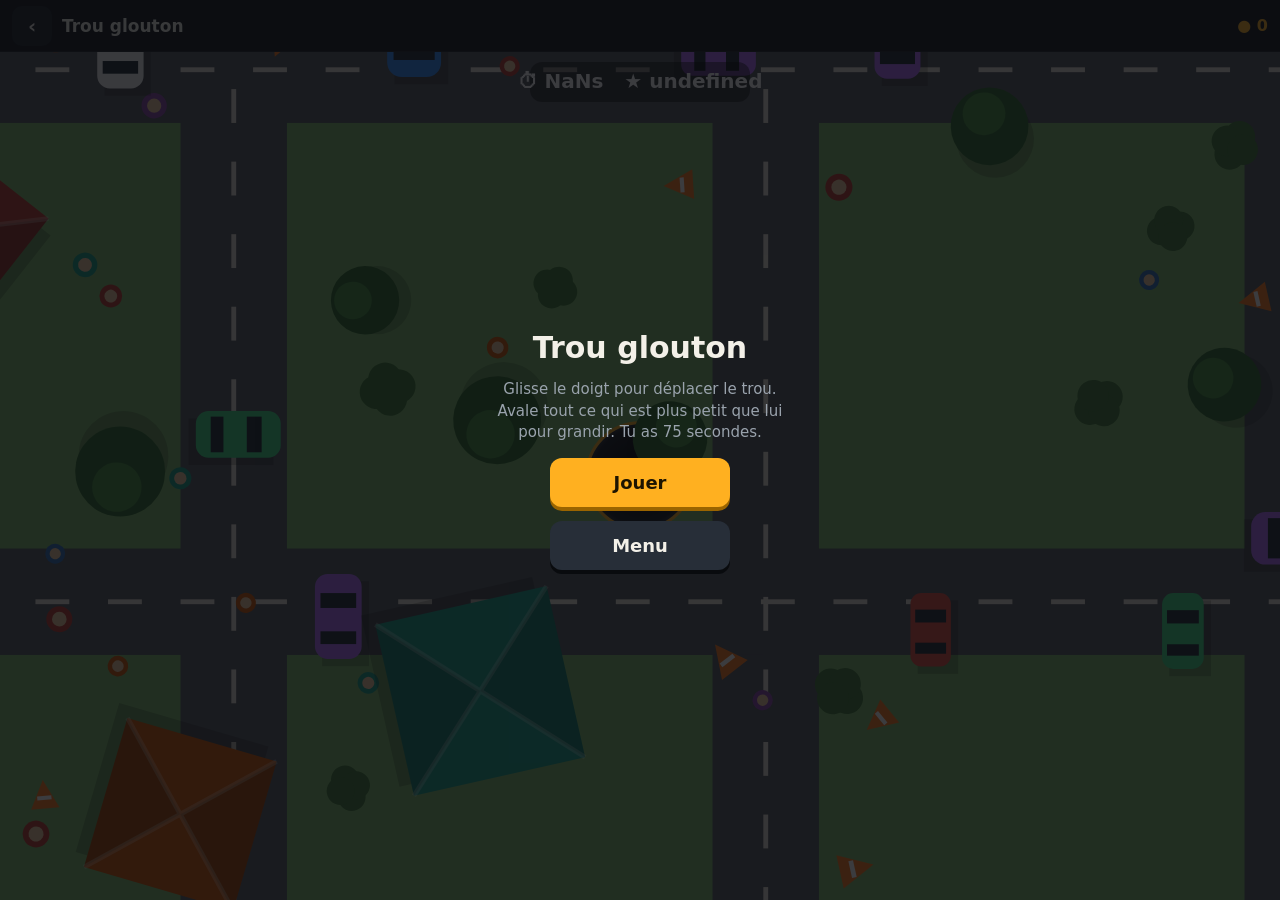
<file: games/hole.html>
<!doctype html>
<html lang="fr">
<head>
<meta charset="utf-8">
<meta name="viewport" content="width=device-width,initial-scale=1,maximum-scale=1,user-scalable=no,viewport-fit=cover">
<meta name="theme-color" content="#12151a">
<title>Trou glouton</title>
<link rel="stylesheet" href="../shared/common.css">
</head>
<body>
<canvas class="game" id="c"></canvas>
<script src="../shared/common.js"></script>
<script>
Arcade.bar('Trou glouton');
const cv=document.getElementById('c'),V=Arcade.canvas(cv),ctx=V.ctx;
const WORLD=1700,ROAD=220,DURATION=75;
const rnd=(a,b)=>a+Math.random()*(b-a),clamp=(v,a,b)=>v<a?a:v>b?b:v;
const TYPES=[
  {k:'person',s:[5,7],n:170},{k:'cone',s:[6,8],n:60},{k:'bush',s:[9,12],n:70},
  {k:'tree',s:[14,19],n:80},{k:'car',s:[15,21],n:70},{k:'house',s:[30,44],n:45},
  {k:'tower',s:[60,85],n:14}
];
const CARS=['#e84a3c','#2f8cff','#ffd23f','#f5f5f5','#3ddc84','#b36bff'];
const ROOFS=['#c0392b','#8e44ad','#2c6fbb','#d35400','#16a085'];
let objs=[],hole,score,time,running=false,cam={x:0,y:0,z:1},drag=null,vel={x:0,y:0},floats=[];

function onRoad(x,y){return (x%ROAD)<44||(y%ROAD)<44;}
function gen(){
  objs=[];
  for(const T of TYPES)for(let i=0;i<T.n;i++){
    let x,y,ok,tries=0;const s=rnd(T.s[0],T.s[1]);
    do{
      x=rnd(30,WORLD-30);y=rnd(30,WORLD-30);
      const road=onRoad(x,y);
      ok=(T.k==='car'||T.k==='person'||T.k==='cone')?true:!road;
      if(T.k==='car')ok=road;
      ok=ok&&!objs.some(o=>Math.hypot(o.x-x,o.y-y)<(o.s+s)*0.9);
      tries++;
    }while(!ok&&tries<40);
    if(!ok)continue;
    objs.push({k:T.k,x,y,s,rot:T.k==='car'?((x%ROAD)<44?Math.PI/2:0):rnd(0,6.28),
      c:T.k==='car'?CARS[i%CARS.length]:ROOFS[i%ROOFS.length],fall:0});
  }
}
function start(){
  gen();hole={x:WORLD/2,y:WORLD/2,area:22*22,r:22};score=0;time=DURATION;running=true;floats=[];
  cam.x=hole.x;cam.y=hole.y;
}
function intro(){
  gen();hole={x:WORLD/2,y:WORLD/2,area:22*22,r:22};cam.x=hole.x;cam.y=hole.y;
  Arcade.panel({title:'Trou glouton',text:'Glisse le doigt pour déplacer le trou. Avale tout ce qui est plus petit que lui pour grandir. Tu as 75 secondes.',
    buttons:[{label:'Jouer',onClick:start},{label:'Menu',onClick:Arcade.toMenu}]});
}
function end(){
  running=false;
  const gain=Arcade.addCoins(score/12),best=Arcade.best('hole',score);
  Arcade.panel({title:'Temps écoulé !',gain,text:'Score : '+score+' · Record : '+best,
    buttons:[{label:'Rejouer',onClick:start},{label:'Menu',onClick:Arcade.toMenu}]});
}

cv.addEventListener('pointerdown',e=>{drag={x:e.clientX,y:e.clientY};cv.setPointerCapture(e.pointerId);});
cv.addEventListener('pointermove',e=>{
  if(!drag)return;const dx=e.clientX-drag.x,dy=e.clientY-drag.y,l=Math.hypot(dx,dy);
  if(l>70){drag.x=e.clientX-dx/l*70;drag.y=e.clientY-dy/l*70;}
  const m=Math.min(l,70);vel.x=l>4?dx/l*m/70:0;vel.y=l>4?dy/l*m/70:0;
});
const stop=()=>{drag=null;vel.x=vel.y=0;};
cv.addEventListener('pointerup',stop);cv.addEventListener('pointercancel',stop);

function update(dt){
  if(!running)return;
  time-=dt;if(time<=0){time=0;end();return;}
  const sp=230+hole.r*1.2;
  hole.x=clamp(hole.x+vel.x*sp*dt,hole.r,WORLD-hole.r);
  hole.y=clamp(hole.y+vel.y*sp*dt,hole.r,WORLD-hole.r);
  for(const o of objs){
    if(o.fall>0){
      o.fall+=dt*2.6;o.x+=(hole.x-o.x)*Math.min(1,dt*8);o.y+=(hole.y-o.y)*Math.min(1,dt*8);
      if(o.fall>=1){o.dead=true;hole.area+=o.s*o.s*0.3;hole.r=Math.sqrt(hole.area);const pts=Math.round(o.s);score+=pts;
        floats.push({x:hole.x,y:hole.y-hole.r,txt:'+'+pts,life:0.9});if(o.s>40)Arcade.vibrate(25);}
      continue;
    }
    const d=Math.hypot(o.x-hole.x,o.y-hole.y);
    if(o.s<hole.r*0.92&&d<hole.r-o.s*0.25)o.fall=0.001;
  }
  objs=objs.filter(o=>!o.dead);
  for(const f of floats){f.life-=dt;f.y-=50*dt;}
  floats=floats.filter(f=>f.life>0);
  if(!objs.length)end();
}
function draw(dt){
  const W=V.W,H=V.H;
  const base=Math.min(W,H)/380;
  const tz=base*clamp(Math.pow(26/hole.r,0.55),0.28,1.15);
  cam.z+=(tz-cam.z)*Math.min(1,dt*3);
  cam.x+=(hole.x-cam.x)*Math.min(1,dt*6);cam.y+=(hole.y-cam.y)*Math.min(1,dt*6);
  ctx.fillStyle='#5a8f4e';ctx.fillRect(0,0,W,H);
  ctx.save();ctx.translate(W/2,H/2);ctx.scale(cam.z,cam.z);ctx.translate(-cam.x,-cam.y);
  ctx.fillStyle='#7dbb68';ctx.fillRect(0,0,WORLD,WORLD);
  ctx.fillStyle='#55595f';
  for(let p=0;p<WORLD;p+=ROAD){ctx.fillRect(p,0,44,WORLD);ctx.fillRect(0,p,WORLD,44);}
  ctx.fillStyle='#e9e4d6';
  for(let p=0;p<WORLD;p+=ROAD)for(let q=0;q<WORLD;q+=30){ctx.fillRect(p+21,q,2,14);ctx.fillRect(q,p+21,14,2);}
  // hole
  const g=ctx.createRadialGradient(hole.x,hole.y,hole.r*0.3,hole.x,hole.y,hole.r);
  g.addColorStop(0,'#050608');g.addColorStop(0.85,'#14171c');g.addColorStop(1,'#2b3138');
  ctx.fillStyle=g;ctx.beginPath();ctx.arc(hole.x,hole.y,hole.r,0,7);ctx.fill();
  ctx.strokeStyle='#ffb020';ctx.lineWidth=3/cam.z;ctx.stroke();
  // falling (clipped inside hole)
  ctx.save();ctx.beginPath();ctx.arc(hole.x,hole.y,hole.r,0,7);ctx.clip();
  for(const o of objs)if(o.fall>0)drawObj(o,1-o.fall*0.8,1-o.fall);
  ctx.restore();
  for(const o of objs)if(!o.fall)drawObj(o,1,1);
  ctx.font='bold '+(18/cam.z)+'px system-ui';ctx.textAlign='center';
  for(const f of floats){ctx.globalAlpha=Math.min(1,f.life*2);ctx.fillStyle='#fff';ctx.fillText(f.txt,f.x,f.y);}
  ctx.globalAlpha=1;ctx.restore();
  // HUD
  ctx.fillStyle='rgba(0,0,0,.45)';ctx.beginPath();ctx.roundRect(W/2-110,10,220,40,12);ctx.fill();
  ctx.fillStyle=time<10?'#ff5a4f':'#fff';ctx.font='900 20px system-ui';ctx.textAlign='center';ctx.textBaseline='middle';
  ctx.fillText('⏱ '+Math.ceil(time)+'s   ★ '+score,W/2,31);
  if(drag){ctx.strokeStyle='rgba(255,255,255,.35)';ctx.lineWidth=3;ctx.beginPath();
    const r=cv.getBoundingClientRect();ctx.arc(drag.x-r.left,drag.y-r.top,70,0,7);ctx.stroke();}
}
function drawObj(o,a,sc){
  ctx.save();ctx.globalAlpha=a;ctx.translate(o.x,o.y);ctx.rotate(o.rot);ctx.scale(sc,sc);
  const s=o.s;
  switch(o.k){
    case 'person':ctx.fillStyle=o.c;ctx.beginPath();ctx.arc(0,0,s*0.8,0,7);ctx.fill();ctx.fillStyle='#f0c89a';ctx.beginPath();ctx.arc(0,0,s*0.45,0,7);ctx.fill();break;
    case 'cone':ctx.fillStyle='#ff7a1a';ctx.beginPath();ctx.moveTo(0,-s);ctx.lineTo(s*0.9,s*0.8);ctx.lineTo(-s*0.9,s*0.8);ctx.fill();ctx.fillStyle='#fff';ctx.fillRect(-s*0.45,0,s*0.9,s*0.25);break;
    case 'bush':ctx.fillStyle='#3f7a35';for(const[dx,dy]of[[-.4,0],[.4,0],[0,-.35],[0,.35]]){ctx.beginPath();ctx.arc(dx*s,dy*s,s*0.6,0,7);ctx.fill();}break;
    case 'tree':ctx.fillStyle='rgba(0,0,0,.18)';ctx.beginPath();ctx.arc(s*0.25,s*0.25,s,0,7);ctx.fill();
      ctx.fillStyle='#2f6b2c';ctx.beginPath();ctx.arc(0,0,s,0,7);ctx.fill();ctx.fillStyle='#45923d';ctx.beginPath();ctx.arc(-s*0.25,-s*0.25,s*0.55,0,7);ctx.fill();break;
    case 'car':ctx.fillStyle='rgba(0,0,0,.2)';ctx.fillRect(-s*0.55+3,-s+3,s*1.1,s*2);
      ctx.fillStyle=o.c;ctx.beginPath();ctx.roundRect(-s*0.55,-s,s*1.1,s*2,s*0.3);ctx.fill();
      ctx.fillStyle='#1d2630';ctx.fillRect(-s*0.42,-s*0.55,s*0.84,s*0.35);ctx.fillRect(-s*0.42,s*0.35,s*0.84,s*0.3);break;
    case 'house':ctx.fillStyle='rgba(0,0,0,.2)';ctx.fillRect(-s+5,-s+5,s*2,s*2);
      ctx.fillStyle=o.c;ctx.fillRect(-s,-s,s*2,s*2);
      ctx.fillStyle='rgba(0,0,0,.22)';ctx.beginPath();ctx.moveTo(-s,-s);ctx.lineTo(0,0);ctx.lineTo(-s,s);ctx.fill();ctx.beginPath();ctx.moveTo(s,-s);ctx.lineTo(0,0);ctx.lineTo(s,s);ctx.fill();
      ctx.strokeStyle='rgba(255,255,255,.25)';ctx.lineWidth=2;ctx.beginPath();ctx.moveTo(-s,-s);ctx.lineTo(s,s);ctx.moveTo(s,-s);ctx.lineTo(-s,s);ctx.stroke();break;
    case 'tower':ctx.fillStyle='rgba(0,0,0,.25)';ctx.fillRect(-s+10,-s+10,s*2,s*2);
      ctx.fillStyle='#7c8794';ctx.fillRect(-s,-s,s*2,s*2);ctx.fillStyle='#a9b4c0';ctx.fillRect(-s*0.8,-s*0.8,s*1.6,s*1.6);
      ctx.fillStyle='#5d6874';for(let i=-2;i<=2;i++)for(let j=-2;j<=2;j++)ctx.fillRect(i*s*0.3-s*0.08,j*s*0.3-s*0.08,s*0.16,s*0.16);break;
  }
  ctx.restore();
}
intro();
Arcade.loop(dt=>{update(dt);draw(dt);});
</script>
</body>
</html>
</file>
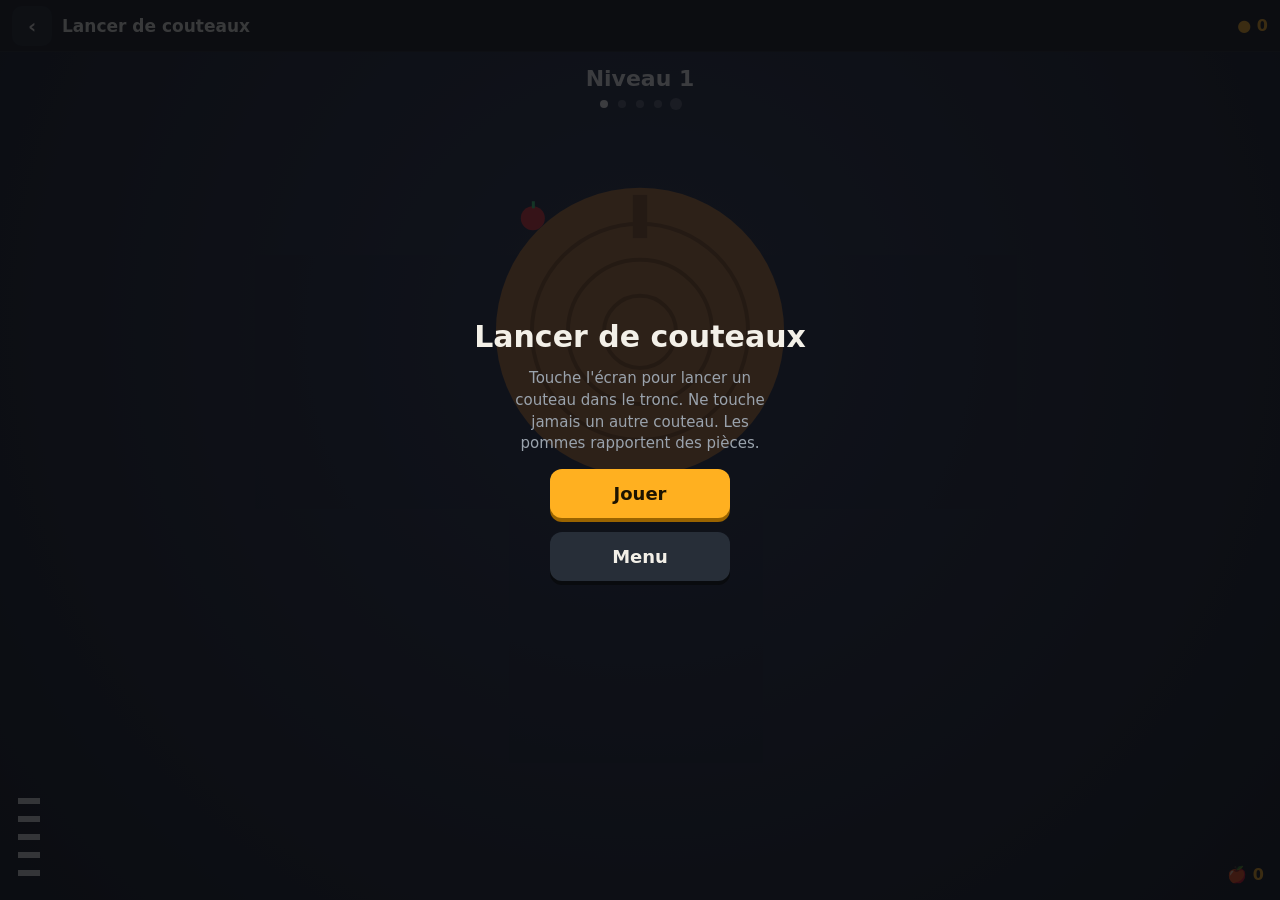
<file: games/knife.html>
<!doctype html>
<html lang="fr">
<head>
<meta charset="utf-8">
<meta name="viewport" content="width=device-width,initial-scale=1,maximum-scale=1,user-scalable=no,viewport-fit=cover">
<meta name="theme-color" content="#12151a">
<title>Lancer de couteaux</title>
<link rel="stylesheet" href="../shared/common.css">
</head>
<body>
<canvas class="game" id="c"></canvas>
<script src="../shared/common.js"></script>
<script>
Arcade.bar('Lancer de couteaux');
const cv=document.getElementById('c'),V=Arcade.canvas(cv),ctx=V.ctx;
const HIT=Math.PI/2,GAP=0.2;
let stage,ang,spd,tt,stuck,apples,left,flying,fails,pieces,state,apGot,pattern,parts=[];
function setup(){
  ang=0;tt=0;stuck=[];apples=[];flying=null;fails=[];pieces=[];
  const boss=stage%5===0;
  left=boss?9:Math.min(5+Math.floor(stage/1.5),10);
  const pre=stage===1?0:Math.min(1+Math.floor(stage/3),4);
  for(let i=0;i<pre;i++)stuck.push(Math.random()*Math.PI*2);
  const na=Math.random()<0.7?1+(Math.random()<0.3?1:0):0;
  for(let i=0;i<na;i++){let a;do{a=Math.random()*Math.PI*2;}while(stuck.some(s=>adiff(s,a)<0.5));apples.push(a);}
  pattern=boss?3:stage<3?0:stage%3;
  state='play';
}
function newGame(){stage=1;apGot=0;setup();Arcade.hidePanel();}
function adiff(a,b){let d=(a-b)%(Math.PI*2);if(d<0)d+=Math.PI*2;return Math.min(d,Math.PI*2-d);}
function speedAt(t){
  const base=1.6+Math.min(stage,15)*0.1;
  switch(pattern){
    case 0:return base;
    case 1:return base*(0.5+Math.abs(Math.sin(t*1.3))*1.4);
    case 2:return base*(Math.sin(t*0.9)>0?1.2:-1.0);
    default:return base*(Math.sin(t*2.1)*1.6+Math.sin(t*0.7)*0.8);
  }
}
function throwKnife(){
  if(state!=='play'||flying||left<=0)return;
  flying={y:0};left--;
}
cv.addEventListener('pointerdown',throwKnife);
addEventListener('keydown',e=>{if(e.code==='Space'){e.preventDefault();throwKnife();}});

function geo(){const W=V.W,H=V.H,R=Math.min(W,H)*0.17;return{W,H,R,cx:W/2,cy:H*0.33,ky:H-90};}
function update(dt){
  const{R,cy,ky}=geo();
  tt+=dt;
  if(state==='play'||state==='fail'){spd=speedAt(tt);ang+=spd*dt;}
  if(flying){
    flying.y+=2600*dt;
    const target=ky-(cy+R);
    if(flying.y>=target){
      const local=HIT-ang;
      if(stuck.some(s=>adiff(s,local)<GAP)){
        fails.push({x:geo().cx,y:cy+R+30,vx:(Math.random()-0.5)*300,vy:-250,r:0});
        flying=null;state='fail';Arcade.vibrate(120);setTimeout(gameOver,900);
      }else{
        stuck.push(local);flying=null;Arcade.vibrate(10);
        for(let i=0;i<6;i++)parts.push({x:geo().cx,y:cy+R,vx:(Math.random()-0.5)*200,vy:Math.random()*120,life:0.5,c:'#c98b4a'});
        for(let i=apples.length-1;i>=0;i--)if(adiff(apples[i],local)<0.3){
          apples.splice(i,1);apGot++;Arcade.addCoins(2);
          for(let k=0;k<12;k++)parts.push({x:geo().cx,y:cy+R,vx:(Math.random()-0.5)*300,vy:-Math.random()*250,life:0.7,c:k%2?'#e8323c':'#fff3c4'});
        }
        if(left===0){
          state='clear';
          for(let i=0;i<8;i++){const a=i/8*Math.PI*2;pieces.push({x:geo().cx,y:cy,vx:Math.cos(a)*260,vy:Math.sin(a)*260-200,r:a,vr:(Math.random()-0.5)*10});}
          for(const s of stuck){const a=s+ang;fails.push({x:geo().cx+Math.cos(a)*R,y:cy+Math.sin(a)*R,vx:Math.cos(a)*300,vy:Math.sin(a)*300-150,r:a,vr:(Math.random()-0.5)*14});}
          stuck=[];apples=[];
          Arcade.vibrate([20,40,20]);
          setTimeout(()=>{stage++;setup();},1000);
        }
      }
    }
  }
  for(const p of pieces){p.x+=p.vx*dt;p.y+=p.vy*dt;p.vy+=900*dt;p.r+=p.vr*dt;}
  for(const f of fails){f.x+=f.vx*dt;f.y+=f.vy*dt;f.vy+=900*dt;f.r+=(f.vr||12)*dt;}
  for(const p of parts){p.x+=p.vx*dt;p.y+=p.vy*dt;p.vy+=600*dt;p.life-=dt;}
  parts=parts.filter(p=>p.life>0);
}
function gameOver(){
  const reached=stage;const gain=Arcade.addCoins(stage*3),best=Arcade.best('knife',stage);
  Arcade.panel({title:'Touché !',gain,text:'Tu as atteint le niveau '+reached+' · Record : niveau '+best+' · Pommes : '+apGot,
    buttons:[{label:'Rejouer',onClick:newGame},{label:'Menu',onClick:Arcade.toMenu}]});
}
function knife(x,y,rot,len){
  ctx.save();ctx.translate(x,y);ctx.rotate(rot);
  // pointing "up" (negative y) is the tip
  ctx.fillStyle='#dfe6ee';ctx.beginPath();ctx.moveTo(0,-len*0.55);ctx.lineTo(len*0.09,-len*0.1);ctx.lineTo(len*0.09,0);ctx.lineTo(-len*0.06,0);ctx.lineTo(-len*0.06,-len*0.42);ctx.closePath();ctx.fill();
  ctx.fillStyle='#9aa6b2';ctx.fillRect(-len*0.06,-len*0.42,len*0.04,len*0.42);
  ctx.fillStyle='#2b2f35';ctx.fillRect(-len*0.12,0,len*0.27,len*0.05);
  ctx.fillStyle='#7a3b1d';ctx.beginPath();ctx.roundRect(-len*0.06,len*0.05,len*0.15,len*0.4,len*0.05);ctx.fill();
  ctx.restore();
}
function frame(dt){
  update(dt);
  const{W,H,R,cx,cy,ky}=geo(),len=R*0.95;
  const boss=stage%5===0;
  const g=ctx.createRadialGradient(cx,cy,10,cx,cy,H);g.addColorStop(0,boss?'#4a1e2a':'#2a3550');g.addColorStop(1,'#10131c');
  ctx.fillStyle=g;ctx.fillRect(0,0,W,H);
  ctx.fillStyle='#fff';ctx.font='900 22px system-ui';ctx.textAlign='center';ctx.textBaseline='middle';
  ctx.fillText(boss?'BOSS · Niveau '+stage:'Niveau '+stage,W/2,28);
  // stage dots
  for(let i=0;i<5;i++){const s=(Math.floor((stage-1)/5)*5)+i+1;ctx.fillStyle=s<stage?'#ffb020':s===stage?'#fff':'rgba(255,255,255,.25)';
    ctx.beginPath();ctx.arc(W/2+(i-2)*18,52,i===4?6:4,0,7);ctx.fill();}
  // stuck knives (behind log)
  for(const s of stuck){const a=s+ang;knife(cx+Math.cos(a)*(R+len*0.18),cy+Math.sin(a)*(R+len*0.18),a-Math.PI/2,len);}
  // apples
  for(const a0 of apples){const a=a0+ang,ax=cx+Math.cos(a)*(R+12),ay=cy+Math.sin(a)*(R+12);
    ctx.fillStyle='#e8323c';ctx.beginPath();ctx.arc(ax,ay,12,0,7);ctx.fill();ctx.fillStyle='#3ddc84';ctx.fillRect(ax-1,ay-17,3,7);}
  // log
  if(state!=='clear'){
    ctx.save();ctx.translate(cx,cy);ctx.rotate(ang);
    ctx.fillStyle=boss?'#7a2e3a':'#b9783e';ctx.beginPath();ctx.arc(0,0,R,0,7);ctx.fill();
    ctx.strokeStyle=boss?'#5a1f28':'#8d5626';ctx.lineWidth=4;
    for(const k of[0.75,0.5,0.25]){ctx.beginPath();ctx.arc(0,0,R*k,0,7);ctx.stroke();}
    ctx.fillStyle=boss?'#5a1f28':'#8d5626';ctx.fillRect(-R*0.05,-R*0.95,R*0.1,R*0.3);
    ctx.restore();
  }
  for(const p of pieces){ctx.save();ctx.translate(p.x,p.y);ctx.rotate(p.r);ctx.fillStyle=boss?'#7a2e3a':'#b9783e';
    ctx.beginPath();ctx.moveTo(0,0);ctx.arc(0,0,R*0.6,0,Math.PI/4);ctx.fill();ctx.restore();}
  for(const f of fails)knife(f.x,f.y,f.r,len);
  if(flying)knife(cx,ky-flying.y,0,len);
  else if(state==='play'&&left>0)knife(cx,ky,0,len);
  // remaining
  for(let i=0;i<left;i++){ctx.fillStyle='rgba(255,255,255,.85)';ctx.fillRect(18,H-30-i*18,22,6);}
  for(const p of parts){ctx.globalAlpha=Math.min(1,p.life*2);ctx.fillStyle=p.c;ctx.fillRect(p.x-2,p.y-2,4,4);}ctx.globalAlpha=1;
  ctx.fillStyle='#ffb020';ctx.font='800 16px system-ui';ctx.textAlign='right';ctx.fillText('🍎 '+apGot,W-16,H-24);
}
stage=1;apGot=0;setup();state='idle';
Arcade.panel({title:'Lancer de couteaux',text:'Touche l\'écran pour lancer un couteau dans le tronc. Ne touche jamais un autre couteau. Les pommes rapportent des pièces.',
  buttons:[{label:'Jouer',onClick:newGame},{label:'Menu',onClick:Arcade.toMenu}]});
Arcade.loop(frame);
</script>
</body>
</html>
</file>
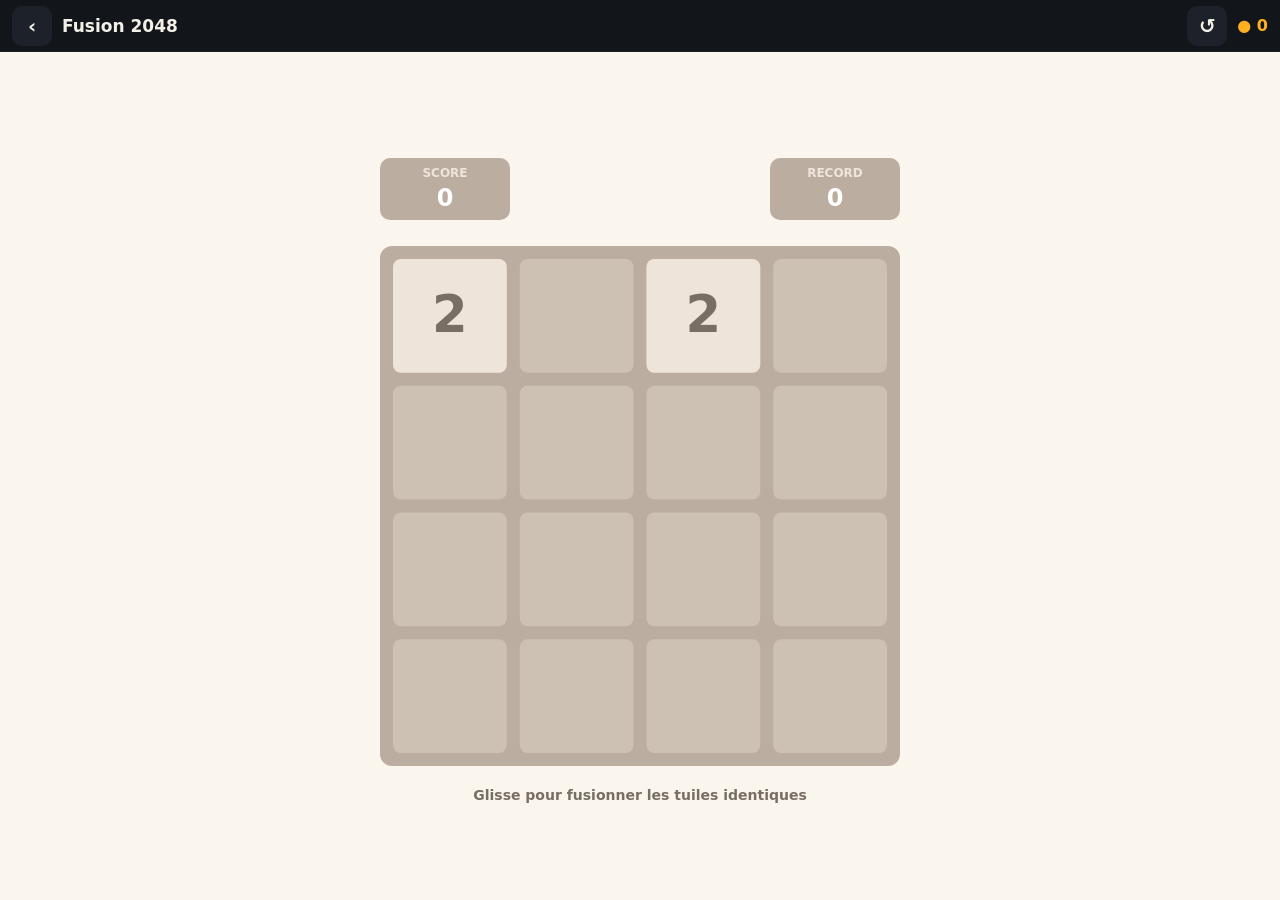
<file: games/merge.html>
<!doctype html>
<html lang="fr">
<head>
<meta charset="utf-8">
<meta name="viewport" content="width=device-width,initial-scale=1,maximum-scale=1,user-scalable=no,viewport-fit=cover">
<meta name="theme-color" content="#12151a">
<title>Fusion 2048</title>
<link rel="stylesheet" href="../shared/common.css">
</head>
<body>
<canvas class="game" id="c"></canvas>
<script src="../shared/common.js"></script>
<script>
Arcade.bar('Fusion 2048');
Arcade.barButton('↺',()=>newGame(),'Nouvelle partie');
const cv=document.getElementById('c'),V=Arcade.canvas(cv),ctx=V.ctx;
const N=4;
const TC={2:'#eee4da',4:'#ede0c8',8:'#f2b179',16:'#f59563',32:'#f67c5f',64:'#f65e3b',128:'#edcf72',256:'#edcc61',512:'#edc850',1024:'#c9a6ff',2048:'#8f5bff'};
let tiles=[],score=0,over=false,start=null,reached=false;
function at(x,y){return tiles.find(t=>!t.dying&&t.x===x&&t.y===y);}
function empties(){const e=[];for(let x=0;x<N;x++)for(let y=0;y<N;y++)if(!at(x,y))e.push([x,y]);return e;}
function spawn(){const e=empties();if(!e.length)return;const[x,y]=e[Math.floor(Math.random()*e.length)];tiles.push({x,y,dx:x,dy:y,v:Math.random()<0.9?2:4,s:0,pop:0});}
function newGame(){tiles=[];score=0;over=false;reached=false;spawn();spawn();Arcade.hidePanel();}
function move(dir){
  if(over)return;
  const vec=[[-1,0],[1,0],[0,-1],[0,1]][dir];
  const xs=[0,1,2,3],ys=[0,1,2,3];if(vec[0]===1)xs.reverse();if(vec[1]===1)ys.reverse();
  tiles=tiles.filter(t=>!t.dying);tiles.forEach(t=>t.merged=false);
  let moved=false,gained=0;
  for(const x of xs)for(const y of ys){
    const t=at(x,y);if(!t)continue;
    let nx=x,ny=y;
    for(;;){
      const tx=nx+vec[0],ty=ny+vec[1];if(tx<0||ty<0||tx>=N||ty>=N)break;
      const o=at(tx,ty);
      if(!o){nx=tx;ny=ty;continue;}
      if(o.v===t.v&&!o.merged){t.dying=true;t.x=tx;t.y=ty;o.v*=2;o.merged=true;o.pop=1;gained+=o.v;moved=true;}
      break;
    }
    if(!t.dying&&(nx!==x||ny!==y)){t.x=nx;t.y=ny;moved=true;}
  }
  if(!moved)return;
  score+=gained;if(gained)Arcade.vibrate(8);
  setTimeout(()=>{tiles=tiles.filter(t=>!t.dying);},110);
  spawn();
  if(!reached&&tiles.some(t=>t.v>=2048)){reached=true;Arcade.addCoins(50);}
  if(!canMove()){over=true;setTimeout(gameOver,500);}
}
function canMove(){
  if(empties().length)return true;
  for(let x=0;x<N;x++)for(let y=0;y<N;y++){const t=at(x,y);for(const[a,b]of[[1,0],[0,1]]){const o=at(x+a,y+b);if(o&&o.v===t.v)return true;}}
  return false;
}
function gameOver(){
  const gain=Arcade.addCoins(score/60),best=Arcade.best('merge',score);
  Arcade.panel({title:'Plus de place !',gain,text:'Score : '+score+' · Record : '+best,
    buttons:[{label:'Rejouer',onClick:newGame},{label:'Menu',onClick:Arcade.toMenu}]});
}
cv.addEventListener('pointerdown',e=>{start={x:e.clientX,y:e.clientY};});
cv.addEventListener('pointerup',e=>{
  if(!start)return;const dx=e.clientX-start.x,dy=e.clientY-start.y;start=null;
  if(Math.max(Math.abs(dx),Math.abs(dy))<24)return;
  if(Math.abs(dx)>Math.abs(dy))move(dx<0?0:1);else move(dy<0?2:3);
});
addEventListener('keydown',e=>{const m={ArrowLeft:0,ArrowRight:1,ArrowUp:2,ArrowDown:3}[e.key];if(m!=null){e.preventDefault();move(m);}});

function frame(dt){
  const W=V.W,H=V.H;
  ctx.fillStyle='#faf6ee';ctx.fillRect(0,0,W,H);
  const size=Math.min(W-28,H-150,520),x0=(W-size)/2,y0=Math.max(110,(H-size)/2+30),gap=size*0.025,cs=(size-gap*(N+1))/N;
  // scores
  const best=Math.max(Arcade.get('best.merge',0),score);
  const bw=Math.min(130,(size-12)/2);
  [['SCORE',score,x0],['RECORD',best,x0+size-bw]].forEach(([l,v,x])=>{
    ctx.fillStyle='#bbada0';ctx.beginPath();ctx.roundRect(x,y0-88,bw,62,10);ctx.fill();
    ctx.fillStyle='#eee4da';ctx.font='800 12px system-ui';ctx.textAlign='center';ctx.textBaseline='middle';ctx.fillText(l,x+bw/2,y0-72);
    ctx.fillStyle='#fff';ctx.font='900 24px system-ui';ctx.fillText(v,x+bw/2,y0-46);
  });
  ctx.fillStyle='#bbada0';ctx.beginPath();ctx.roundRect(x0,y0,size,size,12);ctx.fill();
  for(let x=0;x<N;x++)for(let y=0;y<N;y++){ctx.fillStyle='rgba(238,228,218,.35)';ctx.beginPath();ctx.roundRect(x0+gap+x*(cs+gap),y0+gap+y*(cs+gap),cs,cs,8);ctx.fill();}
  const k=Math.min(1,dt*20);
  const order=tiles.slice().sort((a,b)=>(b.dying?1:0)-(a.dying?1:0));
  for(const t of order){
    t.dx+=(t.x-t.dx)*k;t.dy+=(t.y-t.dy)*k;t.s+=(1-t.s)*Math.min(1,dt*14);t.pop=Math.max(0,t.pop-dt*6);
    const sc=t.s*(1+t.pop*0.15),px=x0+gap+t.dx*(cs+gap)+cs/2,py=y0+gap+t.dy*(cs+gap)+cs/2,w=cs*sc;
    ctx.fillStyle=TC[t.v]||'#3c3a32';ctx.beginPath();ctx.roundRect(px-w/2,py-w/2,w,w,8);ctx.fill();
    ctx.fillStyle=t.v<=4?'#776e65':'#fff';
    const fs=cs*(t.v<100?0.45:t.v<1000?0.38:0.3)*sc;
    ctx.font='900 '+fs+'px system-ui';ctx.textAlign='center';ctx.textBaseline='middle';ctx.fillText(t.v,px,py+fs*0.05);
  }
  ctx.fillStyle='#776e65';ctx.font='600 14px system-ui';ctx.textAlign='center';
  ctx.fillText('Glisse pour fusionner les tuiles identiques',W/2,Math.min(H-20,y0+size+30));
}
newGame();
Arcade.loop(frame);
</script>
</body>
</html>
</file>
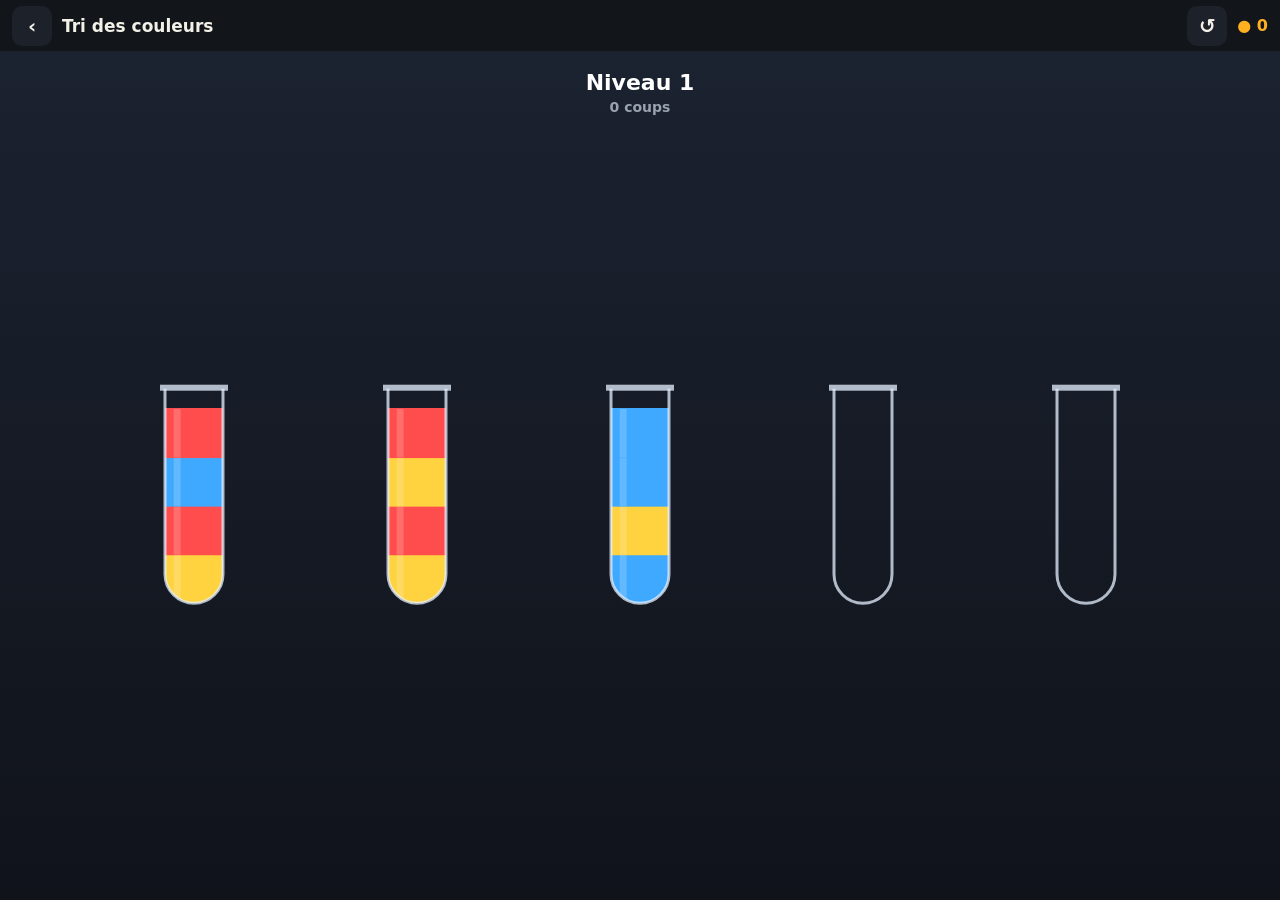
<file: games/sort.html>
<!doctype html>
<html lang="fr">
<head>
<meta charset="utf-8">
<meta name="viewport" content="width=device-width,initial-scale=1,maximum-scale=1,user-scalable=no,viewport-fit=cover">
<meta name="theme-color" content="#12151a">
<title>Tri des couleurs</title>
<link rel="stylesheet" href="../shared/common.css">
</head>
<body>
<canvas class="game" id="c"></canvas>
<script src="../shared/common.js"></script>
<script>
Arcade.bar('Tri des couleurs');
Arcade.barButton('↺',()=>restart(),'Recommencer le niveau');
const cv=document.getElementById('c'),V=Arcade.canvas(cv,()=>layout()),ctx=V.ctx;
const COLS=['#ff4d4d','#3fa9ff','#ffd23f','#3ddc84','#b36bff','#ff8c2e','#ff66c4','#35e0d0','#a0703f','#e9edf2'];
const CAP=4;
let level=Arcade.get('sort.level',1),tubes=[],initial=[],sel=-1,anim=null,rects=[],moves=0,won=false,shakeT=0,shakeI=-1,bubbles=[];

function shuffle(a){for(let i=a.length-1;i>0;i--){const j=Math.floor(Math.random()*(i+1));[a[i],a[j]]=[a[j],a[i]];}return a;}
function gen(){
  const nc=Math.min(3+Math.floor((level-1)/2),10);
  let ok=false;
  while(!ok){
    const pool=[];for(let c=0;c<nc;c++)for(let k=0;k<CAP;k++)pool.push(c);shuffle(pool);
    tubes=[];for(let i=0;i<nc;i++)tubes.push(pool.slice(i*CAP,i*CAP+CAP));
    tubes.push([],[]);
    ok=!tubes.some(t=>t.length===CAP&&t.every(c=>c===t[0]));
  }
  initial=tubes.map(t=>t.slice());
}
function restart(){if(anim)return;tubes=initial.map(t=>t.slice());sel=-1;moves=0;won=false;Arcade.hidePanel();}
function layout(){
  const n=tubes.length;if(!n)return;
  const W=V.W,H=V.H;
  const cols=n<=6?n:Math.ceil(n/2),rows=Math.ceil(n/cols);
  const tw=Math.min(58,(W-24)/(cols*1.45)),th=tw*3.7,gapX=(W-cols*tw)/(cols+1);
  const totalH=rows*th+(rows-1)*60,y0=Math.max(70,(H-totalH)/2+20);
  rects=[];
  for(let i=0;i<n;i++){
    const r=Math.floor(i/cols),c=i%cols,inRow=Math.min(cols,n-r*cols);
    const gx=(W-inRow*tw)/(inRow+1);
    rects.push({x:gx+c*(tw+gx),y:y0+r*(th+60),w:tw,h:th});
  }
}
function topRun(t){if(!t.length)return 0;const c=t[t.length-1];let k=0;for(let i=t.length-1;i>=0&&t[i]===c;i--)k++;return k;}
function canPour(a,b){
  const A=tubes[a],B=tubes[b];if(!A.length||B.length>=CAP)return false;
  return !B.length||B[B.length-1]===A[A.length-1];
}
function pour(a,b){
  const A=tubes[a],B=tubes[b],c=A[A.length-1],k=Math.min(topRun(A),CAP-B.length);
  for(let i=0;i<k;i++){A.pop();B.push(c);}
  anim={a,b,c,k,t:0};moves++;
}
function solved(){return tubes.every(t=>!t.length||(t.length===CAP&&t.every(c=>c===t[0])));}

cv.addEventListener('pointerdown',e=>{
  if(anim||won)return;
  const r=cv.getBoundingClientRect(),x=e.clientX-r.left,y=e.clientY-r.top;
  const i=rects.findIndex(q=>x>q.x-10&&x<q.x+q.w+10&&y>q.y-40&&y<q.y+q.h+10);
  if(i<0){sel=-1;return;}
  if(sel<0){if(tubes[i].length)sel=i;return;}
  if(i===sel){sel=-1;return;}
  if(canPour(sel,i)){pour(sel,i);sel=-1;Arcade.vibrate(10);}
  else{shakeI=sel;shakeT=0.3;sel=tubes[i].length?i:-1;}
});

function drawTube(q,layers,lift,tilt){
  ctx.save();
  ctx.translate(q.x+q.w/2,q.y+q.h-lift);ctx.rotate(tilt);
  const w=q.w,h=q.h,lh=(h-w*0.35)/CAP;
  ctx.beginPath();ctx.moveTo(-w/2,-h);ctx.lineTo(-w/2,-w/2);ctx.arc(0,-w/2,w/2,Math.PI,0,true);ctx.lineTo(w/2,-h);
  ctx.save();ctx.clip();
  let y=0;
  for(const L of layers){
    const hh=lh*L.amt;
    ctx.fillStyle=COLS[L.c];ctx.fillRect(-w/2,-y-hh-1,w,hh+1.5);
    ctx.fillStyle='rgba(255,255,255,.18)';ctx.fillRect(-w/2+w*0.15,-y-hh,w*0.12,hh);
    y+=hh;
  }
  ctx.restore();
  ctx.strokeStyle='rgba(230,240,255,.75)';ctx.lineWidth=3;ctx.stroke();
  ctx.fillStyle='rgba(230,240,255,.75)';ctx.fillRect(-w/2-5,-h-4,w+10,6);
  ctx.restore();
}
function layersOf(t){return t.map(c=>({c,amt:1}));}

function frame(dt,time){
  if(!rects.length||rects.length!==tubes.length)layout();
  const W=V.W,H=V.H;
  const g=ctx.createLinearGradient(0,0,0,H);g.addColorStop(0,'#1b2230');g.addColorStop(1,'#10131a');
  ctx.fillStyle=g;ctx.fillRect(0,0,W,H);
  ctx.fillStyle='#fff';ctx.font='900 22px system-ui';ctx.textAlign='center';ctx.textBaseline='middle';
  ctx.fillText('Niveau '+level,W/2,32);
  ctx.fillStyle='#9aa3ad';ctx.font='600 14px system-ui';ctx.fillText(moves+' coups',W/2,56);
  if(shakeT>0)shakeT-=dt;
  let p=0;
  if(anim){anim.t+=dt/0.75;p=Math.min(1,anim.t);}
  tubes.forEach((t,i)=>{
    const q=rects[i];if(!q)return;
    let L=layersOf(t),lift=i===sel?24:0,tilt=0;
    if(anim&&i===anim.b){
      const pp=clamp01((p-0.3)/0.45);
      L=layersOf(t.slice(0,t.length-anim.k));L.push({c:anim.c,amt:anim.k*pp});
    }
    if(anim&&i===anim.a){
      const pp=clamp01((p-0.3)/0.45);
      L=layersOf(t);L.push({c:anim.c,amt:anim.k*(1-pp)});
      const B=rects[anim.b],side=B.x>q.x?-1:1;
      const mv=p<0.3?p/0.3:p>0.8?1-(p-0.8)/0.2:1;
      const th=-side*1.2,mx=B.x+B.w/2,my=B.y-14;
      const tx=(mx-q.h*Math.sin(th))-(q.x+q.w/2),ty=(my+q.h*Math.cos(th))-(q.y+q.h);
      ctx.save();ctx.translate(tx*mv,ty*mv);
      drawTube(q,L,0,th*mv);
      ctx.restore();
      if(p>0.3&&p<0.78){
        const fill=B.h*(tubes[anim.b].length-anim.k*(1-clamp01((p-0.3)/0.45)))/CAP*0.9;
        ctx.fillStyle=COLS[anim.c];ctx.fillRect(mx-3,my,6,B.y+B.h-my-fill);
      }
      return;
    }
    const sh=(i===shakeI&&shakeT>0)?Math.sin(shakeT*60)*5:0;
    ctx.save();ctx.translate(sh,0);drawTube(q,L,lift,0);ctx.restore();
    if(t.length===CAP&&t.every(c=>c===t[0])&&!(anim&&(i===anim.b))){
      ctx.fillStyle='#3ddc84';ctx.font='900 18px system-ui';ctx.fillText('✓',q.x+q.w/2,q.y-22);
    }
  });
  if(anim&&p>=1){
    anim=null;
    if(solved()&&!won){
      won=true;Arcade.vibrate([30,40,30]);
      for(let i=0;i<60;i++)bubbles.push({x:Math.random()*W,y:H+Math.random()*100,v:60+Math.random()*120,r:3+Math.random()*6,c:COLS[i%COLS.length]});
      const gain=Arcade.addCoins(8+level*2);level++;Arcade.set('sort.level',level);
      setTimeout(()=>Arcade.panel({title:'Bravo !',gain,text:'Niveau réussi en '+moves+' coups.',
        buttons:[{label:'Niveau suivant',onClick:next},{label:'Menu',onClick:Arcade.toMenu}]}),500);
    }
  }
  for(const b of bubbles){b.y-=b.v*dt;ctx.fillStyle=b.c;ctx.globalAlpha=.8;ctx.beginPath();ctx.arc(b.x,b.y,b.r,0,7);ctx.fill();}
  ctx.globalAlpha=1;bubbles=bubbles.filter(b=>b.y>-20);
}
function clamp01(v){return v<0?0:v>1?1:v;}
function next(){gen();sel=-1;moves=0;won=false;layout();}
gen();layout();
Arcade.loop(frame);
</script>
</body>
</html>
</file>
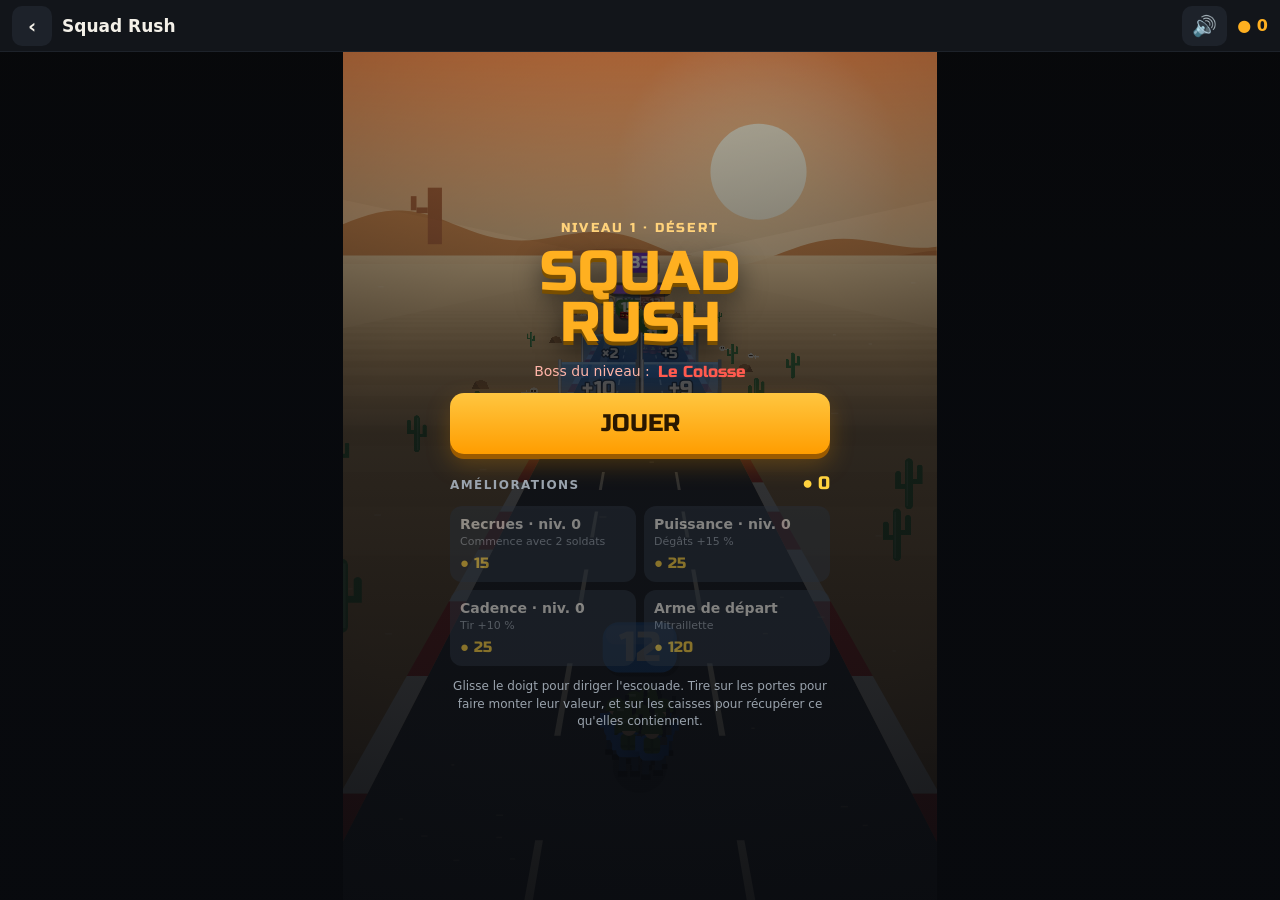
<file: games/squad-rush.html>
<!doctype html>
<html lang="fr">
<head>
<meta charset="utf-8">
<meta name="viewport" content="width=device-width,initial-scale=1,maximum-scale=1,user-scalable=no,viewport-fit=cover">
<meta name="theme-color" content="#12151a">
<title>Squad Rush</title>
<link rel="stylesheet" href="../shared/common.css">
<link rel="stylesheet" href="https://fonts.googleapis.com/css2?family=Russo+One&display=swap">
<style>
:root{--fd:"Russo One","Arial Black",Impact,sans-serif}
#wrap{position:fixed;left:0;right:0;bottom:0;top:calc(var(--bar) + var(--safe-top));display:grid;place-items:center;overflow:hidden;background:#07080a}
#c{display:block}
.ov2{position:fixed;left:0;right:0;bottom:0;top:calc(var(--bar) + var(--safe-top));z-index:8;display:flex;
  padding:16px max(16px,env(safe-area-inset-left,0px)) calc(16px + var(--safe-bot));overflow-y:auto;touch-action:pan-y;
  background:linear-gradient(180deg,rgba(8,10,14,.15) 0%,rgba(8,10,14,.82) 45%,rgba(8,10,14,.94) 100%)}
.ov2[hidden]{display:none}
.card{width:min(380px,100%);display:flex;flex-direction:column;gap:12px;text-align:center;margin:auto}
.kicker{font:13px/1 var(--fd);letter-spacing:.16em;text-transform:uppercase;color:#ffd27a}
.card h1{font:400 56px/.92 var(--fd);margin:0;color:#ffb020;text-shadow:0 4px 0 #7a4f00,0 12px 26px rgba(0,0,0,.7)}
.card h2{font:400 34px/1 var(--fd);margin:0;text-shadow:0 4px 18px rgba(0,0,0,.6)}
.boss{display:flex;align-items:center;justify-content:center;gap:8px;font-size:14px;color:#ffb4a8}
.boss b{font-family:var(--fd);font-weight:400;color:#ff5a4f;font-size:16px}
.play{font:400 24px var(--fd);border:0;border-radius:14px;padding:16px;background:linear-gradient(#ffc640,#ff9d00);color:#2a1700;
  box-shadow:0 5px 0 #9a5a00,0 10px 24px rgba(255,160,0,.25);cursor:pointer}
.play:active{transform:translateY(4px);box-shadow:0 1px 0 #9a5a00}
.play:focus-visible,.up:focus-visible{outline:3px solid #fff;outline-offset:3px}
.shopH{display:flex;justify-content:space-between;align-items:baseline;margin-top:6px;font-size:12px;letter-spacing:.12em;text-transform:uppercase;color:#9aa3ad;font-weight:800}
.shopH span:last-child{font:400 18px var(--fd);letter-spacing:0;color:#ffd23f}
.shop{display:grid;grid-template-columns:1fr 1fr;gap:8px}
.up{font:inherit;text-align:left;border:0;border-radius:12px;padding:10px;background:rgba(39,46,56,.92);color:#f3f0e8;display:flex;flex-direction:column;gap:3px;cursor:pointer;min-width:0}
.up b{font-size:14px}
.up span{font-size:11px;color:#9aa3ad;line-height:1.3}
.up em{font:400 15px var(--fd);font-style:normal;color:#ffd23f;margin-top:2px}
.up:disabled{opacity:.5;cursor:not-allowed}
.up.max em{color:#3ddc84}
.tip{margin:0;font-size:12px;color:#9aa3ad;line-height:1.45}
.stats{display:grid;grid-template-columns:1fr 1fr;gap:8px}
.stats div{background:rgba(39,46,56,.92);border-radius:12px;padding:10px;display:flex;flex-direction:column;gap:2px}
.stats span{font-size:11px;color:#9aa3ad;text-transform:uppercase;letter-spacing:.08em;font-weight:800}
.stats b{font:400 20px var(--fd);font-variant-numeric:tabular-nums}
.gain{font:400 26px var(--fd);color:#ffd23f}
</style>
</head>
<body>
<div id="wrap"><canvas id="c"></canvas></div>

<div class="ov2" id="hub">
  <div class="card">
    <div class="kicker" id="hubLvl">Niveau 1 · Désert</div>
    <h1>SQUAD<br>RUSH</h1>
    <div class="boss">Boss du niveau : <b id="hubBoss"></b></div>
    <button class="play" id="play">JOUER</button>
    <div class="shopH"><span>Améliorations</span><span id="hubCoins"></span></div>
    <div class="shop" id="shop"></div>
    <p class="tip">Glisse le doigt pour diriger l'escouade. Tire sur les portes pour faire monter leur valeur, et sur les caisses pour récupérer ce qu'elles contiennent.</p>
  </div>
</div>
<div class="ov2" id="res" hidden>
  <div class="card">
    <div class="kicker" id="resK"></div>
    <h2 id="resT"></h2>
    <div class="gain" id="resG"></div>
    <div class="stats" id="resS"></div>
    <button class="play" id="resB">CONTINUER</button>
  </div>
</div>

<script src="../shared/common.js"></script>
<script>
(()=>{
// =====================================================================
//  Helpers
// =====================================================================
const $=id=>document.getElementById(id);
const rnd=(a,b)=>a+Math.random()*(b-a), ri=(a,b)=>Math.floor(rnd(a,b+1)), clamp=(v,a,b)=>v<a?a:v>b?b:v;
const pick=a=>a[Math.floor(Math.random()*a.length)];
const FD='"Russo One","Arial Black",Impact,sans-serif';

Arcade.bar('Squad Rush');
let muted=Arcade.get('sr.mute',false);
const muteBtn=Arcade.barButton(muted?'🔇':'🔊',()=>{muted=!muted;Arcade.set('sr.mute',muted);muteBtn.textContent=muted?'🔇':'🔊';},'Activer ou couper le son');

const save=Object.assign({level:1,best:1,upStart:0,upDmg:0,upRate:0,startW:0},Arcade.get('sr2',{}));
function persist(){Arcade.set('sr2',save);}

// =====================================================================
//  Audio (small synth, no files)
// =====================================================================
let AC=null,NB=null,lastShot=0,lastHit=0,lastCoin=0;
function ac(){
  if(!AC){try{AC=new (window.AudioContext||window.webkitAudioContext)();const r=AC.sampleRate;NB=AC.createBuffer(1,r,r);const d=NB.getChannelData(0);for(let i=0;i<r;i++)d[i]=Math.random()*2-1;}catch(e){AC=null;}}
  if(AC&&AC.state==='suspended')AC.resume();return AC;
}
function tone(f0,f1,dur,type,vol,delay=0){const a=ac();if(!a)return;const t=a.currentTime+delay,o=a.createOscillator(),g=a.createGain();o.type=type;o.frequency.setValueAtTime(f0,t);o.frequency.exponentialRampToValueAtTime(Math.max(20,f1),t+dur);g.gain.setValueAtTime(vol,t);g.gain.exponentialRampToValueAtTime(0.0008,t+dur);o.connect(g).connect(a.destination);o.start(t);o.stop(t+dur+0.03);}
function noise(dur,vol,freq){const a=ac();if(!a)return;const t=a.currentTime,s=a.createBufferSource(),f=a.createBiquadFilter(),g=a.createGain();s.buffer=NB;f.type='lowpass';f.frequency.value=freq;g.gain.setValueAtTime(vol,t);g.gain.exponentialRampToValueAtTime(0.0008,t+dur);s.connect(f).connect(g).connect(a.destination);s.start(t,Math.random()*0.5);s.stop(t+dur+0.03);}
function sfx(k){
  if(muted)return;const now=performance.now();
  switch(k){
    case 'shot':if(now-lastShot<85)return;lastShot=now;noise(0.045,0.04,2600);break;
    case 'hit':if(now-lastHit<60)return;lastHit=now;tone(320,140,0.05,'square',0.02);break;
    case 'coin':if(now-lastCoin<45)return;lastCoin=now;tone(1250,1900,0.07,'square',0.025);break;
    case 'boom':noise(0.55,0.32,650);tone(110,38,0.45,'sine',0.28);break;
    case 'good':tone(520,900,0.14,'triangle',0.12);tone(780,1300,0.16,'triangle',0.1,0.07);break;
    case 'bad':tone(420,140,0.32,'sawtooth',0.07);break;
    case 'pick':tone(760,1500,0.12,'square',0.05);tone(1100,2100,0.12,'square',0.045,0.07);break;
    case 'hurt':tone(170,60,0.18,'square',0.07);break;
    case 'warn':tone(880,880,0.09,'square',0.05);tone(880,880,0.09,'square',0.05,0.16);break;
    case 'slam':noise(0.4,0.3,300);tone(80,30,0.35,'sine',0.3);break;
    case 'laser':tone(1400,300,0.5,'sawtooth',0.04);break;
    case 'win':[523,659,784,1046].forEach((f,i)=>tone(f,f,0.2,'triangle',0.12,i*0.11));break;
    case 'lose':[392,311,233].forEach((f,i)=>tone(f,f*0.92,0.28,'sawtooth',0.07,i*0.17));break;
  }
}

// =====================================================================
//  Canvas & projection
// =====================================================================
const cv=$('c'),ctx=cv.getContext('2d');
const W=420;let H=740,SC=1,DPR=1,HOR=180,BASE=620;
const D=260,RW=182;
function resize(){
  const wr=$('wrap'),ww=wr.clientWidth,wh=wr.clientHeight;
  SC=Math.min(ww/W,wh/600);H=clamp(wh/SC,600,960);
  DPR=Math.min(window.devicePixelRatio||1,2);
  cv.style.width=W*SC+'px';cv.style.height=H*SC+'px';
  cv.width=Math.round(W*SC*DPR);cv.height=Math.round(H*SC*DPR);
  HOR=Math.round(H*0.25);BASE=Math.round(H*0.84);
  if(biome)buildBG();
}
function P(x,z){const k=D/(D+z);return{x:W/2+x*RW*k,y:HOR+(BASE-HOR)*k,k};}
function quad(x0,z0,x1,z1){const a=P(x0,z0),b=P(x1,z0),c=P(x1,z1),d=P(x0,z1);ctx.beginPath();ctx.moveTo(a.x,a.y);ctx.lineTo(b.x,b.y);ctx.lineTo(c.x,c.y);ctx.lineTo(d.x,d.y);ctx.closePath();ctx.fill();}

// =====================================================================
//  Sprites (drawn once into small canvases)
// =====================================================================
function sprite(w,h,fn){const c=document.createElement('canvas');c.width=w*2;c.height=h*2;const g=c.getContext('2d');g.scale(2,2);fn(g,w,h);c.w=w;c.h=h;return c;}
function rr(g,x,y,w,h,r){g.beginPath();g.roundRect(x,y,w,h,r);}
function blit(img,x,y,s){const w=img.w*s,h=img.h*s;ctx.drawImage(img,x-w/2,y-h,w,h);}

function mkSoldier(f){return sprite(32,48,g=>{
  const cx=16,by=46,s=Math.sin(f/4*Math.PI*2),lL=Math.max(0,s)*3,rL=Math.max(0,-s)*3;
  g.fillStyle='#24344d';g.fillRect(cx-7,by-16-lL,5,14);g.fillRect(cx+2,by-16-rL,5,14);
  g.fillStyle='#141416';g.fillRect(cx-8,by-4-lL,7,4);g.fillRect(cx+1,by-4-rL,7,4);
  const tg=g.createLinearGradient(cx-10,0,cx+10,0);tg.addColorStop(0,'#2c6ed6');tg.addColorStop(1,'#1d4f9e');
  g.fillStyle=tg;rr(g,cx-9,by-32,18,18,4);g.fill();
  g.fillRect(cx-12,by-30+s*1.5,4,11);g.fillRect(cx+8,by-30-s*1.5,4,11);
  g.fillStyle='#3b5f2c';rr(g,cx-6,by-31,12,12,3);g.fill();
  g.fillStyle='#2d4a21';g.fillRect(cx-6,by-23,12,2);g.fillRect(cx-1,by-31,2,12);
  g.fillStyle='#222429';g.fillRect(cx+7,by-45,3,17);g.fillStyle='#3b3f46';g.fillRect(cx+6,by-31,5,6);
  g.fillStyle='#e3b48a';g.beginPath();g.arc(cx,by-35,5.5,0,7);g.fill();
  g.fillStyle='#4a6b2f';g.beginPath();g.arc(cx,by-36,7.2,Math.PI,0);g.fill();g.fillRect(cx-7.8,by-36,15.6,3);
  g.fillStyle='rgba(255,255,255,.28)';g.fillRect(cx-4,by-41,5,2);
});}
function mkZombie(f,pal){return sprite(34,48,g=>{
  const cx=17,by=46,s=Math.sin(f/4*Math.PI*2),lL=Math.max(0,s)*3,rL=Math.max(0,-s)*3;
  g.fillStyle=pal.pants;g.fillRect(cx-7,by-16-lL,5,15);g.fillRect(cx+2,by-16-rL,5,15);
  g.fillStyle=pal.skin;g.fillRect(cx-7,by-3-lL,6,3);g.fillRect(cx+2,by-3-rL,6,3);
  g.fillStyle=pal.shirt;rr(g,cx-9,by-32,18,18,3);g.fill();
  g.fillStyle=pal.skin;g.beginPath();g.moveTo(cx-3,by-14);g.lineTo(cx+2,by-23);g.lineTo(cx+6,by-14);g.fill();
  g.fillStyle='rgba(120,0,0,.55)';g.fillRect(cx-6,by-27,4,3);
  g.fillStyle=pal.skin;g.fillRect(cx-13,by-38+s,4,14);g.fillRect(cx+9,by-38-s,4,14);
  g.fillStyle=pal.shirt;g.fillRect(cx-13,by-29+s,4,6);g.fillRect(cx+9,by-29-s,4,6);
  g.fillStyle=pal.skin;g.beginPath();g.arc(cx,by-37,7.2,0,7);g.fill();
  g.fillStyle=pal.eye;g.fillRect(cx-4.5,by-40,3.5,3);g.fillRect(cx+1,by-40,3.5,3);
  g.fillStyle='#2a0d0d';g.fillRect(cx-3,by-34,6,2.5);g.fillStyle='#e8e0c8';g.fillRect(cx-2,by-34,1.5,1.5);g.fillRect(cx+1,by-34,1.5,1.5);
  g.fillStyle=pal.hair;g.fillRect(cx-6,by-44.5,12,3);
});}
function mkBrute(f){return sprite(76,96,g=>{
  const cx=38,by=94,s=Math.sin(f/4*Math.PI*2);
  g.fillStyle='#3a2647';g.fillRect(cx-19,by-32-Math.max(0,s)*4,14,30);g.fillRect(cx+5,by-32-Math.max(0,-s)*4,14,30);
  g.fillStyle='#1e1424';g.fillRect(cx-21,by-6-Math.max(0,s)*4,18,6);g.fillRect(cx+3,by-6-Math.max(0,-s)*4,18,6);
  const sk=g.createLinearGradient(0,by-80,0,by-30);sk.addColorStop(0,'#8fb04e');sk.addColorStop(1,'#5d7a2e');
  g.fillStyle=sk;rr(g,cx-27,by-74,54,46,16);g.fill();
  g.fillStyle='#4a3020';g.fillRect(cx-25,by-36,50,7);g.fillStyle='#c9a227';g.fillRect(cx-5,by-37,10,9);
  g.fillStyle=sk;g.fillRect(cx-39,by-66+s*2,13,36);g.fillRect(cx+26,by-66-s*2,13,36);
  g.fillStyle='#8a9099';g.beginPath();g.ellipse(cx-27,by-70,13,9,0,0,7);g.fill();g.beginPath();g.ellipse(cx+27,by-70,13,9,0,0,7);g.fill();
  g.fillStyle='#c4c9cf';for(const sx of[-31,-23,23,31]){g.beginPath();g.moveTo(cx+sx-3,by-76);g.lineTo(cx+sx,by-86);g.lineTo(cx+sx+3,by-76);g.fill();}
  g.fillStyle='#6b4a2a';g.fillRect(cx+30,by-92-s*2,9,44);g.fillStyle='#9aa0a8';for(let i=0;i<4;i++)g.fillRect(cx+27,by-90+i*9-s*2,15,3);
  g.fillStyle='#7da044';g.beginPath();g.arc(cx,by-80,12,0,7);g.fill();
  g.fillStyle='#ff3b2f';g.fillRect(cx-7,by-84,5,4);g.fillRect(cx+2,by-84,5,4);
  g.fillStyle='#2a1010';g.fillRect(cx-6,by-75,12,4);g.fillStyle='#fff';g.fillRect(cx-5,by-77,2,3);g.fillRect(cx+3,by-77,2,3);
});}
function mkCrate(){return sprite(44,42,g=>{
  const gr=g.createLinearGradient(0,4,0,42);gr.addColorStop(0,'#c58a4a');gr.addColorStop(1,'#8a5a2b');
  g.fillStyle=gr;g.fillRect(2,4,40,38);g.strokeStyle='#5e3b1a';g.lineWidth=3;g.strokeRect(3.5,5.5,37,35);
  g.beginPath();g.moveTo(5,8);g.lineTo(39,38);g.moveTo(39,8);g.lineTo(5,38);g.stroke();
  g.fillStyle='#9aa3ad';for(const[x,y]of[[2,4],[36,4],[2,36],[36,36]])g.fillRect(x,y,6,6);
});}
function mkBarrel(){return sprite(28,38,g=>{
  const gr=g.createLinearGradient(2,0,26,0);gr.addColorStop(0,'#8e1b14');gr.addColorStop(.45,'#e8453c');gr.addColorStop(1,'#7a140e');
  g.fillStyle=gr;rr(g,2,2,24,35,5);g.fill();
  g.fillStyle='#5a0e0a';g.fillRect(2,10,24,3);g.fillRect(2,27,24,3);
  g.fillStyle='#ffd23f';g.beginPath();g.moveTo(14,13);g.lineTo(21,25);g.lineTo(7,25);g.closePath();g.fill();
  g.fillStyle='#1a1a1a';g.fillRect(13,16,2,5);g.fillRect(13,22,2,2);
});}
function mkCoin(){return sprite(18,18,g=>{
  const gr=g.createRadialGradient(7,6,1,9,9,9);gr.addColorStop(0,'#fff6b0');gr.addColorStop(.5,'#ffd23f');gr.addColorStop(1,'#c98a00');
  g.fillStyle=gr;g.beginPath();g.arc(9,9,8,0,7);g.fill();g.strokeStyle='#a86f00';g.lineWidth=1.5;g.beginPath();g.arc(9,9,5.5,0,7);g.stroke();
});}
const ITEM_COL={weapon:'#ffb020',recruits:'#2f8cff',rage:'#ff5a2f',shield:'#35c3ff',bomb:'#b36bff',coins:'#ffd23f'};
const ITEM_NAME={weapon:'ARME +',recruits:'RENFORTS',rage:'RAGE !',shield:'BOUCLIER',bomb:'BOMBE',coins:'TRÉSOR'};
function drawGun(g,x,y,s,col){
  g.fillStyle=col;g.fillRect(x-10*s,y-3*s,20*s,6*s);g.fillRect(x+6*s,y-2*s,8*s,3*s);
  g.fillStyle='#1a1a1a';g.fillRect(x-8*s,y+2*s,5*s,8*s);g.fillRect(x-1*s,y+2*s,3*s,4*s);
}
function mkIcon(type){return sprite(48,48,g=>{
  const c=ITEM_COL[type],gr=g.createRadialGradient(24,24,2,24,24,24);gr.addColorStop(0,c);gr.addColorStop(.55,c+'99');gr.addColorStop(1,'rgba(0,0,0,0)');
  g.fillStyle=gr;g.fillRect(0,0,48,48);
  g.fillStyle='rgba(15,18,24,.85)';g.beginPath();g.arc(24,24,15,0,7);g.fill();g.strokeStyle=c;g.lineWidth=2.5;g.stroke();
  g.fillStyle='#fff';
  switch(type){
    case 'weapon':drawGun(g,24,22,0.95,'#fff');break;
    case 'recruits':g.beginPath();g.arc(21,19,5,0,7);g.fill();rr(g,14,25,14,9,4);g.fill();g.fillRect(29,22,8,3);g.fillRect(31.5,19.5,3,8);break;
    case 'rage':g.fillStyle='#ffd23f';g.beginPath();g.moveTo(27,11);g.lineTo(17,26);g.lineTo(23,26);g.lineTo(20,37);g.lineTo(31,21);g.lineTo(25,21);g.closePath();g.fill();break;
    case 'shield':g.fillStyle='#bfefff';g.beginPath();g.moveTo(24,12);g.lineTo(34,16);g.quadraticCurveTo(33,31,24,37);g.quadraticCurveTo(15,31,14,16);g.closePath();g.fill();break;
    case 'bomb':g.fillStyle='#111';g.beginPath();g.arc(23,27,9,0,7);g.fill();g.fillStyle='#fff';g.fillRect(25,14,3,6);g.fillStyle='#ffb020';g.beginPath();g.arc(27,13,3,0,7);g.fill();break;
    case 'coins':g.fillStyle='#ffd23f';g.beginPath();g.ellipse(24,29,9,4,0,0,7);g.fill();g.fillRect(15,22,18,7);g.beginPath();g.ellipse(24,22,9,4,0,0,7);g.fillStyle='#fff1a0';g.fill();break;
  }
});}
// ---- decor ----
function mkDeco(kind,v){
  switch(kind){
    case 'cactus':return sprite(44,72,g=>{g.fillStyle='#3f7a3a';rr(g,17,8,10,64,5);g.fill();rr(g,5,24,7,22,3);g.fill();g.fillRect(5,40,14,6);rr(g,32,16,7,24,3);g.fill();g.fillRect(25,34,14,6);g.fillStyle='rgba(255,255,255,.18)';g.fillRect(19,12,2,56);});
    case 'rock':return sprite(56,30,g=>{g.fillStyle='#a8743f';g.beginPath();g.moveTo(2,30);g.lineTo(10,10);g.lineTo(26,3);g.lineTo(44,9);g.lineTo(54,30);g.fill();g.fillStyle='rgba(0,0,0,.18)';g.beginPath();g.moveTo(30,30);g.lineTo(44,9);g.lineTo(54,30);g.fill();});
    case 'skull':return sprite(46,26,g=>{g.fillStyle='#efe6d2';g.beginPath();g.ellipse(14,14,10,9,0,0,7);g.fill();g.fillRect(24,16,20,4);g.fillRect(30,12,3,12);g.fillStyle='#3b2a1a';g.fillRect(9,11,4,4);g.fillRect(16,11,4,4);});
    case 'building':return sprite(80,190,g=>{
      const h=110+v*12,top=190-h,col=['#1f1636','#241a40','#1a1830'][v%3];
      g.fillStyle=col;g.fillRect(4,top,72,h);g.fillStyle='rgba(255,255,255,.05)';g.fillRect(4,top,8,h);
      for(let y=top+10;y<186;y+=14)for(let x=12;x<70;x+=12){if(Math.random()<.55){g.fillStyle=Math.random()<.5?'#ffd27a':'#7ff3ff';g.globalAlpha=rnd(.35,.95);g.fillRect(x,y,6,7);g.globalAlpha=1;}}
      g.fillStyle=['#ff3ea5','#3ef0ff','#b36bff'][v%3];g.fillRect(4,top-3,72,3);});
    case 'lamp':return sprite(30,100,g=>{g.fillStyle='#3a3f4a';g.fillRect(13,10,4,90);g.fillRect(13,10,14,3);g.fillStyle='#fff3c4';g.fillRect(22,12,7,4);const gr=g.createRadialGradient(25,16,1,25,16,14);gr.addColorStop(0,'rgba(255,240,180,.8)');gr.addColorStop(1,'rgba(255,240,180,0)');g.fillStyle=gr;g.fillRect(10,2,30,30);});
    case 'sign':return sprite(60,80,g=>{g.fillStyle='#2a2f3a';g.fillRect(28,30,4,50);g.strokeStyle='#ff3ea5';g.lineWidth=3;rr(g,4,4,52,28,6);g.stroke();g.fillStyle='#3ef0ff';g.font='bold 14px sans-serif';g.textAlign='center';g.fillText('BAR',30,23);});
    case 'pine':return sprite(56,86,g=>{g.fillStyle='#5a3a22';g.fillRect(25,66,6,20);for(let i=0;i<3;i++){g.fillStyle=['#1f5a3a','#246b44','#2b7a4e'][i];g.beginPath();g.moveTo(28,4+i*16);g.lineTo(52-i*3,40+i*14);g.lineTo(4+i*3,40+i*14);g.fill();g.fillStyle='#fff';g.beginPath();g.moveTo(28,4+i*16);g.lineTo(36,16+i*16);g.lineTo(20,16+i*16);g.fill();}});
    case 'snowman':return sprite(36,58,g=>{g.fillStyle='#fff';g.beginPath();g.arc(18,44,13,0,7);g.fill();g.beginPath();g.arc(18,22,9,0,7);g.fill();g.fillStyle='#ff8c2e';g.fillRect(18,21,7,3);g.fillStyle='#222';g.fillRect(14,18,2,2);g.fillRect(20,18,2,2);g.fillRect(10,9,16,4);g.fillRect(13,2,10,8);});
    case 'rockSnow':return sprite(56,32,g=>{g.fillStyle='#7d8895';g.beginPath();g.moveTo(2,32);g.lineTo(12,10);g.lineTo(28,4);g.lineTo(46,12);g.lineTo(54,32);g.fill();g.fillStyle='#fff';g.beginPath();g.moveTo(12,10);g.lineTo(28,4);g.lineTo(46,12);g.lineTo(28,12);g.fill();});
    case 'lavaRock':return sprite(56,36,g=>{g.fillStyle='#2a2222';g.beginPath();g.moveTo(2,36);g.lineTo(10,12);g.lineTo(30,3);g.lineTo(48,14);g.lineTo(54,36);g.fill();g.strokeStyle='#ff7a1a';g.lineWidth=2;g.beginPath();g.moveTo(16,30);g.lineTo(24,18);g.lineTo(30,24);g.lineTo(40,14);g.stroke();});
    case 'deadTree':return sprite(56,84,g=>{g.strokeStyle='#2b201c';g.lineCap='round';g.lineWidth=6;g.beginPath();g.moveTo(28,84);g.lineTo(28,30);g.stroke();g.lineWidth=4;g.beginPath();g.moveTo(28,50);g.lineTo(10,30);g.moveTo(28,40);g.lineTo(46,18);g.moveTo(28,32);g.lineTo(20,8);g.stroke();});
    case 'vent':return sprite(50,30,g=>{g.fillStyle='#1d1717';g.beginPath();g.ellipse(25,24,22,6,0,0,7);g.fill();const gr=g.createRadialGradient(25,24,1,25,24,18);gr.addColorStop(0,'#ffd27a');gr.addColorStop(.4,'#ff5a1a');gr.addColorStop(1,'rgba(255,60,0,0)');g.fillStyle=gr;g.beginPath();g.ellipse(25,24,18,5,0,0,7);g.fill();});
  }
}

const SOLD=[0,1,2,3].map(mkSoldier);
const ZPAL={
  zombie:[{skin:'#8fbf63',shirt:'#6a4d78',pants:'#3d2f45',eye:'#d0201a',hair:'#3b2a1a'},{skin:'#9cc47a',shirt:'#8a5a3a',pants:'#2f3a4a',eye:'#d0201a',hair:'#222'},{skin:'#7fae5a',shirt:'#3e6a8a',pants:'#4a3a2a',eye:'#ffcc00',hair:'#5a4030'}],
  runner:[{skin:'#c97b6b',shirt:'#b3261e',pants:'#2a1a1a',eye:'#ffe600',hair:'#111'}]
};
const ZSPR={zombie:ZPAL.zombie.map(p=>[0,1,2,3].map(f=>mkZombie(f,p))),runner:ZPAL.runner.map(p=>[0,1,2,3].map(f=>mkZombie(f,p)))};
const BRUTE=[0,1,2,3].map(mkBrute);
const CRATE=mkCrate(),BARREL=mkBarrel(),COIN=mkCoin();
const ICON={};for(const k in ITEM_COL)ICON[k]=mkIcon(k);
const DECO={};
for(const k of['cactus','rock','skull','lamp','sign','pine','snowman','rockSnow','lavaRock','deadTree','vent'])DECO[k]=[mkDeco(k,0)];
DECO.building=[0,1,2,3,4,5].map(v=>mkDeco('building',v));

// =====================================================================
//  Data: biomes, weapons, bosses
// =====================================================================
const BIOMES=[
  {name:'Désert',sky:['#f08a4b','#fbd9a3'],ground:['#e7bd80','#c8904f'],stripe:'rgba(120,70,20,.07)',road:['#3e4249','#33363c'],curb:['#d63a2f','#f3efe6'],line:'#f1e7cf',fog:'251,217,163',deco:['cactus','rock','cactus','skull','rock'],amb:'dust'},
  {name:'Ville néon',sky:['#0b0820','#3b1a5c'],ground:['#191a28','#0f1018'],stripe:'rgba(62,240,255,.035)',road:['#24263a','#1b1c2a'],curb:['#ff3ea5','#3ef0ff'],line:'#3ef0ff',fog:'40,20,70',deco:['building','building','lamp','building','sign'],amb:'none',neon:true},
  {name:'Toundra',sky:['#7fb3e0','#e8f3fc'],ground:['#f5f9fc','#cddbe7'],stripe:'rgba(90,120,150,.06)',road:['#5c646f','#4b525c'],curb:['#2e86de','#ffffff'],line:'#ffffff',fog:'232,243,252',deco:['pine','pine','snowman','rockSnow','pine'],amb:'snow'},
  {name:'Volcan',sky:['#140707','#7a1f0f'],ground:['#2c2221','#140f0f'],stripe:'rgba(255,90,20,.05)',road:['#302b2b','#252121'],curb:['#ff5a1a','#3a302e'],line:'#ffb347',fog:'90,25,12',deco:['lavaRock','deadTree','vent','lavaRock','deadTree'],amb:'ember'}
];
const WEAPONS=[
  {name:'Pistolet',rate:1.6,dmg:1,pel:1,spread:0,col:'#ffe07a',w:2,len:30},
  {name:'Mitraillette',rate:3.4,dmg:0.75,pel:1,spread:0.03,col:'#ffd04a',w:2,len:24},
  {name:'Fusil à pompe',rate:1.3,dmg:0.85,pel:3,spread:0.09,col:'#ffb36b',w:2.5,len:18},
  {name:'Laser',rate:2.4,dmg:1.5,pel:1,spread:0,col:'#5ff3ff',w:3,len:70,pierce:3},
  {name:'Roquettes',rate:0.9,dmg:3.6,pel:1,spread:0,col:'#ff7a3a',w:5,len:16,aoe:0.24}
];
const BOSSES=[
  {name:'Le Colosse',w:0.42,draw:drawColosse,attack:atkSlam},
  {name:'Le Blindé',w:0.5,draw:drawTank,attack:atkShells},
  {name:'L\'Arachno-mécha',w:0.46,draw:drawSpider,attack:atkBeam},
  {name:'Le Golem de lave',w:0.44,draw:drawGolem,attack:atkRocks}
];

// =====================================================================
//  State
// =====================================================================
const MAXV=160,FORM=[];
for(let i=0;i<MAXV;i++){const r=0.034*Math.sqrt(i),a=i*2.39996;FORM.push({x:r*Math.cos(a),z:r*Math.sin(a)*95});}
const ORDER=[...Array(MAXV).keys()].sort((a,b)=>FORM[b].z-FORM[a].z);
let mode='hub',t=0,n=1,nMax=1,sx=0,dist=0,speed=0,levelLen=3000,ents=[],bullets=[],parts=[],floats=[],zones=[],decor=[],amb=[],muzzle=[];
let boss=null,bossDef,biome,bgCan=null,wIdx=0,fireAcc=0,rage=0,shield=0,coinsRun=0,kills=0,shake=0,nPulse=0,banner=null,flash=null,rad=0.05,L=1;
const keys={l:false,r:false};
const TEST=/[?&]test/.test(location.search);
if(/[?&]lvl=(\d+)/.test(location.search))save.level=+RegExp.$1;

// =====================================================================
//  Background (sky + far scenery), rebuilt per biome
// =====================================================================
function buildBG(){
  const h=HOR+4;
  bgCan=document.createElement('canvas');bgCan.width=Math.round(W*DPR*SC);bgCan.height=Math.round(h*DPR*SC);
  const g=bgCan.getContext('2d');g.scale(DPR*SC,DPR*SC);
  const B=biome,sk=g.createLinearGradient(0,0,0,h);sk.addColorStop(0,B.sky[0]);sk.addColorStop(1,B.sky[1]);g.fillStyle=sk;g.fillRect(0,0,W,h);
  const bi=BIOMES.indexOf(B);
  if(bi===1||bi===3){for(let i=0;i<60;i++){g.fillStyle='rgba(255,255,255,'+rnd(.2,.8)+')';g.fillRect(rnd(0,W),rnd(0,h*0.7),1.5,1.5);}}
  const sx0=bi===1?320:bi===3?90:W*0.7,sy0=h*(bi===1?0.3:0.55),sr=bi===1?22:34;
  const sg=g.createRadialGradient(sx0,sy0,2,sx0,sy0,sr*3);sg.addColorStop(0,bi===3?'rgba(255,120,40,.9)':'rgba(255,255,230,.95)');sg.addColorStop(.3,bi===3?'rgba(255,80,20,.35)':'rgba(255,240,200,.35)');sg.addColorStop(1,'rgba(255,255,255,0)');
  g.fillStyle=sg;g.fillRect(0,0,W,h);
  g.fillStyle=bi===1?'#f2f0ff':bi===3?'#ff8a3a':'#fff8e0';g.beginPath();g.arc(sx0,sy0,sr,0,7);g.fill();
  if(bi===0){
    g.fillStyle='#d98d4a';g.beginPath();g.moveTo(0,h);for(let x=0;x<=W;x+=6)g.lineTo(x,h-22-12*Math.sin(x*0.013+1)-8*Math.sin(x*0.041));g.lineTo(W,h);g.fill();
    g.fillStyle='#c97a3c';g.beginPath();g.moveTo(0,h);for(let x=0;x<=W;x+=6)g.lineTo(x,h-8-7*Math.sin(x*0.025+3));g.lineTo(W,h);g.fill();
    g.fillStyle='#b8693a';g.fillRect(60,h-58,10,40);g.fillRect(52,h-44,8,4);g.fillRect(48,h-52,4,10);
  }else if(bi===1){
    for(let x=0;x<W;){const bw=rnd(22,48),bh=rnd(30,h*0.6);g.fillStyle='#1a1233';g.fillRect(x,h-bh,bw,bh);
      for(let y=h-bh+6;y<h-4;y+=8)for(let xx=x+4;xx<x+bw-4;xx+=7)if(Math.random()<.35){g.fillStyle=Math.random()<.5?'rgba(255,210,122,.8)':'rgba(127,243,255,.7)';g.fillRect(xx,y,3,4);}
      x+=bw+rnd(0,6);}
    g.fillStyle='rgba(255,62,165,.25)';g.fillRect(0,h-4,W,4);
  }else if(bi===2){
    g.fillStyle='#a9c3dc';g.beginPath();g.moveTo(0,h);let x=0;while(x<W){const pw=rnd(60,120);g.lineTo(x+pw/2,h-rnd(40,h*0.55));g.lineTo(x+pw,h-10);x+=pw;}g.lineTo(W,h);g.fill();
    g.fillStyle='#fff';g.globalAlpha=.8;g.beginPath();g.moveTo(0,h);x=0;while(x<W){const pw=rnd(70,130);g.lineTo(x+pw/2,h-rnd(25,60));g.lineTo(x+pw,h);x+=pw;}g.fill();g.globalAlpha=1;
  }else{
    g.fillStyle='#2a1310';g.beginPath();g.moveTo(140,h);g.lineTo(230,h*0.32);g.lineTo(262,h*0.32);g.lineTo(360,h);g.fill();
    const lg=g.createLinearGradient(0,h*0.3,0,h*0.6);lg.addColorStop(0,'#ffb347');lg.addColorStop(1,'rgba(255,60,0,0)');g.fillStyle=lg;g.beginPath();g.moveTo(232,h*0.32);g.lineTo(260,h*0.32);g.lineTo(272,h*0.6);g.lineTo(240,h*0.55);g.fill();
    g.fillStyle='rgba(40,25,25,.6)';for(let i=0;i<6;i++){g.beginPath();g.arc(246+i*8+rnd(-6,6),h*0.25-i*12,14+i*4,0,7);g.fill();}
    g.fillStyle='#1d0e0c';g.beginPath();g.moveTo(0,h);for(let x2=0;x2<=W;x2+=8)g.lineTo(x2,h-10-8*Math.sin(x2*0.03));g.lineTo(W,h);g.fill();
  }
}

// =====================================================================
//  Level generation
// =====================================================================
function makeDeco(z){
  const side=Math.random()<.5?-1:1,k=pick(biome.deco);
  return{z,x:side*(k==='building'?rnd(1.3,1.9):rnd(1.25,2.8)),k,v:Math.floor(Math.random()*6),s:rnd(.85,1.2),side};
}
function gateOption(good,f){
  const sc=1+f*1.3;
  if(good){
    const r=Math.random();
    if(r<0.45)return{op:'+',v:Math.round(ri(4,7+L*2)*sc)};
    if(r<0.75)return{op:'x',v:Math.random()<.18?3:2};
    if(r<0.88&&wIdx<4)return{op:'W',v:1};
    return{op:'R',v:6};
  }
  const r=Math.random();
  if(r<0.45)return{op:'+',v:-Math.round(ri(4,8+L*3)*sc)};
  if(r<0.7)return{op:'/',v:2};
  if(r<0.85)return{op:'+',v:-Math.round(ri(2,5+L)*sc)};
  return{op:'+',v:Math.round(ri(2,4+L)*sc)};
}
let uid=0;
function horde(z,f,kind,x){
  const base=3+L*3;
  if(kind==='brute'){const hp=Math.round((35+L*22)*(1+f*0.8));return{type:'horde',kind,z,x:x??0,hp,max:hp,unit:hp,vz:20,steer:0.18,w:0.2,id:uid++,seed:Math.random()*9};}
  if(kind==='runner'){const hp=Math.max(2,Math.round(base*0.55*rnd(0.7,1.2)*(1+f)));return{type:'horde',kind,z,x:x??rnd(-0.6,0.6),hp,max:hp,unit:2,vz:95,steer:0.45,w:0.1,id:uid++,seed:Math.random()*9,pal:0};}
  const hp=Math.max(3,Math.round(base*rnd(0.7,1.3)*(1+1.5*f)));
  return{type:'horde',kind:'zombie',z,x:x??rnd(-0.55,0.55),hp,max:hp,unit:3,vz:rnd(22,42),steer:0.3,w:0.1,id:uid++,seed:Math.random()*9,pal:ri(0,2)};
}
function genLevel(){
  L=save.level;biome=BIOMES[(L-1)%4];bossDef=BOSSES[(L-1)%4];
  wIdx=save.startW;ents=[];zones=[];boss=null;bullets=[];parts=[];floats=[];muzzle=[];
  levelLen=Math.min(3000+L*260,6800);
  let z=560,i=0,mini=false;
  const table=[['gates',30],['horde',26],['crate',11],['barrels',7],['coins',7],['saw',L>=2?7:0],['wall',L>=3?6:0],['runners',L>=2?8:0]];
  const tot=table.reduce((a,b)=>a+b[1],0);
  while(z<levelLen){
    const f=z/levelLen;let kind;
    if(i<2)kind='gates';
    else if(!mini&&f>0.52){kind='mini';mini=true;}
    else{let r=Math.random()*tot;for(const[k,w]of table){r-=w;if(r<=0){kind=k;break;}}}
    switch(kind){
      case 'gates':{const a=gateOption(true,f),b=gateOption(i<2||Math.random()<.25,f);ents.push({type:'gate',z,opts:Math.random()<.5?[a,b]:[b,a],charge:[0,0],pulse:[0,0],used:false});break;}
      case 'horde':ents.push(horde(z,f,'zombie'));if(Math.random()<0.35+L*0.03)ents.push(horde(z+40,f,'zombie'));break;
      case 'runners':for(let k=0;k<ri(2,3);k++)ents.push(horde(z+k*25,f,'runner'));break;
      case 'mini':ents.push(horde(z,f,'brute'));break;
      case 'crate':{const items=['weapon','recruits','recruits','rage','shield','bomb','coins'].filter(it=>it!=='weapon'||wIdx<4);
        const hp=Math.round(5+L*2.5+f*12);ents.push({type:'crate',z,x:rnd(-0.6,0.6),hp,max:hp,item:pick(items)});
        if(Math.random()<0.5)ents.push(horde(z+70,f,'zombie'));break;}
      case 'barrels':{const cx=rnd(-0.5,0.5);for(let k=-1;k<=1;k++)ents.push({type:'barrel',z:z+Math.abs(k)*12,x:clamp(cx+k*0.17,-0.85,0.85),hp:2});ents.push(horde(z+70,f,'zombie',cx));break;}
      case 'coins':{const cx=rnd(-0.6,0.6),cur=rnd(-0.3,0.3);for(let k=0;k<8;k++)ents.push({type:'coin',z:z+k*28,x:clamp(cx+Math.sin(k*0.5)*cur,-0.85,0.85)});break;}
      case 'saw':ents.push({type:'saw',z,x:rnd(-0.7,0.7),dir:Math.random()<.5?1:-1,spd:rnd(0.5,0.9)+L*0.02,rot:0});break;
      case 'wall':{const hp=Math.round(12+L*5+f*15);ents.push({type:'wall',z,x:pick([-0.55,0,0.55]),w:0.3,hp,max:hp});break;}
    }
    if(Math.random()<0.22&&kind!=='coins'){const cx=rnd(-0.6,0.6);for(let k=0;k<5;k++)ents.push({type:'coin',z:z+150+k*26,x:cx});}
    z+=rnd(270,360);i++;
  }
  ents.sort((a,b)=>a.z-b.z);
  decor=[];for(let k=0;k<36;k++)decor.push(makeDeco(k*85+rnd(0,50)));
  amb=[];for(let k=0;k<45;k++)amb.push({x:rnd(0,W),y:rnd(0,H),v:rnd(0.5,1),s:rnd(1,2.6)});
  buildBG();
}

// =====================================================================
//  Game flow
// =====================================================================
function startLevel(){
  ac();genLevel();
  n=1+save.upStart;nMax=n;sx=0;dist=0;speed=0;fireAcc=0;rage=0;shield=0;coinsRun=0;kills=0;t=0;
  mode='play';$('hub').hidden=true;$('res').hidden=true;
  banner={txt:'NIVEAU '+L,sub:biome.name,t:2};
  if(TEST){n=60;dist=levelLen-200;ents=ents.filter(e=>e.z>levelLen);}
}
function showHub(){
  mode='hub';genLevel();n=12;sx=0;
  $('hubLvl').textContent='Niveau '+save.level+' · '+biome.name;
  $('hubBoss').textContent=bossDef.name;
  renderShop();$('res').hidden=true;$('hub').hidden=false;
}
const SHOP=[
  {k:'upStart',name:'Recrues',desc:l=>'Commence avec '+(2+l)+' soldats',cost:l=>15+l*12,max:40},
  {k:'upDmg',name:'Puissance',desc:l=>'Dégâts +'+((l+1)*15)+' %',cost:l=>25+l*22,max:30},
  {k:'upRate',name:'Cadence',desc:l=>'Tir +'+((l+1)*10)+' %',cost:l=>25+l*22,max:30},
  {k:'startW',name:'Arme de départ',desc:l=>l<4?WEAPONS[l+1].name:'Arsenal complet',cost:l=>[120,350,800,1800][l]||0,max:4}
];
function renderShop(){
  const c=Arcade.coins();$('hubCoins').textContent='● '+c;
  const box=$('shop');box.innerHTML='';
  for(const s of SHOP){
    const l=save[s.k],mx=l>=s.max,cost=s.cost(l),b=document.createElement('button');
    b.className='up'+(mx?' max':'');b.disabled=mx||c<cost;
    b.innerHTML='<b></b><span></span><em></em>';
    b.querySelector('b').textContent=s.name+(s.k==='startW'?'':' · niv. '+l);
    b.querySelector('span').textContent=mx?'Maximum atteint':s.desc(l);
    b.querySelector('em').textContent=mx?'MAX':'● '+cost;
    b.onclick=()=>{if(Arcade.coins()<cost||mx)return;Arcade.set('coins',Arcade.coins()-cost);save[s.k]++;persist();sfx('pick');renderShop();Arcade.refresh();};
    box.appendChild(b);
  }
}
function finish(won){
  mode='over';
  const bonus=won?40+L*15:0,total=coinsRun+bonus;
  Arcade.addCoins(total);
  if(won){save.level++;save.best=Math.max(save.best,save.level);persist();Arcade.best('squad',save.level-1);sfx('win');}else sfx('lose');
  $('resK').textContent='Niveau '+L+' · '+biome.name;
  $('resT').textContent=won?'VICTOIRE !':'ESCOUADE ANÉANTIE';
  $('resT').style.color=won?'#3ddc84':'#ff5a4f';
  $('resG').textContent='+ '+total+' ●';
  const st=[['Ennemis',kills],['Soldats max',nMax],['Arme',WEAPONS[wIdx].name],[won?'Bonus boss':'Pièces',won?bonus:coinsRun]];
  $('resS').innerHTML='';for(const[a,b]of st){const d=document.createElement('div');d.innerHTML='<span></span><b></b>';d.querySelector('span').textContent=a;d.querySelector('b').textContent=b;$('resS').appendChild(d);}
  $('resB').textContent=won?'CONTINUER':'RÉESSAYER';
  setTimeout(()=>{$('res').hidden=false;},won?300:900);
}
$('play').onclick=startLevel;
$('resB').onclick=showHub;

// =====================================================================
//  Effects
// =====================================================================
function spark(x,y,col,count,spd=160,life=0.35){for(let i=0;i<count;i++){const a=rnd(0,6.28),s=rnd(.3,1)*spd;parts.push({k:'spark',x,y,vx:Math.cos(a)*s,vy:Math.sin(a)*s,life,max:life,col});}}
function debris(x,y,col,count,spd=200){for(let i=0;i<count;i++){const a=rnd(Math.PI*1.05,Math.PI*1.95),s=rnd(.4,1)*spd;parts.push({k:'deb',x,y,vx:Math.cos(a)*s,vy:Math.sin(a)*s,life:rnd(.5,.9),max:.9,col,r:rnd(2,4.5),rot:rnd(0,6)});}}
function smoke(x,y,count,size=14){for(let i=0;i<count;i++)parts.push({k:'smoke',x:x+rnd(-10,10),y:y+rnd(-8,8),vx:rnd(-20,20),vy:rnd(-50,-15),life:rnd(.6,1.1),max:1.1,r:size*rnd(.6,1.2)});}
function ring(x,y,r,col){parts.push({k:'ring',x,y,r0:r*0.2,r,life:.4,max:.4,col});}
function fireball(x,y,size){parts.push({k:'fire',x,y,r:size,life:.35,max:.35});spark(x,y,'#ffd27a',14,260,.45);smoke(x,y,6,size*0.6);ring(x,y,size*2.2,'255,200,120');}
function floatTxt(x,y,txt,col,size=30){floats.push({x,y,txt,col,size,life:1.1});}
function lossSoldiers(k){
  if(k<=0)return;n=Math.max(0,n-k);nPulse=1;shake=Math.max(shake,0.18);sfx('hurt');Arcade.vibrate(25);
  const p=P(sx,0);floatTxt(p.x,p.y-110,'−'+k,'#ff6b5f',30);debris(p.x,p.y-20,'#2c6ed6',Math.min(30,k+4),220);spark(p.x,p.y-20,'#ff4d3d',Math.min(20,k+3),180);
}
function gainCoin(x,z,v){
  coinsRun+=v;const p=P(x,z);
  for(let i=0;i<Math.min(v,6);i++)parts.push({k:'fly',x:p.x+rnd(-8,8),y:p.y-20+rnd(-8,8),t:-i*0.05,life:1,max:1,sx:p.x,sy:p.y-20});
  sfx('coin');
}
function killEnt(e){
  e.dead=true;kills+=e.kind==='brute'?10:Math.ceil(e.max/e.unit);
  const p=P(e.x,e.z);
  debris(p.x,p.y-20*p.k,e.kind==='runner'?'#c97b6b':'#7fae5a',e.kind==='brute'?30:14,240);
  spark(p.x,p.y-20*p.k,'#b6ff7a',10,200);
  if(e.kind==='brute'){fireball(p.x,p.y-40*p.k,40*p.k);sfx('boom');shake=Math.max(shake,0.3);}
  gainCoin(e.x,e.z,Math.max(1,Math.ceil(e.max/(e.kind==='brute'?4:6))));
}
function explode(x,z,contact){
  const p=P(x,z);fireball(p.x,p.y-14*p.k,55*p.k+18);debris(p.x,p.y-10,'#5a0e0a',14,300);
  sfx('boom');shake=Math.max(shake,0.35);Arcade.vibrate(40);
  const dmg=25+L*6;
  for(const e of ents){
    if(e.dead||e.z<-40)continue;
    if(Math.abs(e.x-x)<0.38&&Math.abs(e.z-z)<120){
      if(e.type==='horde'||e.type==='crate'||e.type==='wall')damageEnt(e,dmg);
      else if(e.type==='barrel'&&!e.boom&&e.chain==null)e.chain=0.12;
    }
  }
  if(contact&&shield<=0)lossSoldiers(Math.min(n,6));
}
function damageEnt(e,d){
  if(e.dead)return;e.hp-=d;e.hit=0.07;
  if(e.hp>0)return;
  if(e.type==='horde')killEnt(e);
  else if(e.type==='crate'){
    const p=P(e.x,e.z);debris(p.x,p.y-20*p.k,'#a0703f',16,220);spark(p.x,p.y-20*p.k,ITEM_COL[e.item],12,180);
    e.type='pickup';e.bob=0;sfx('pick');
  }else if(e.type==='wall'){const p=P(e.x,e.z);debris(p.x,p.y-20*p.k,'#8f969e',24,260);smoke(p.x,p.y-10,6,16);e.dead=true;sfx('boom');}
  else if(e.type==='barrel'&&!e.boom){e.boom=true;e.dead=true;explode(e.x,e.z,false);}
}
function applyGate(g){
  const side=sx<0?0:1,o=g.opts[side],before=n,p=P(side?0.5:-0.5,0);
  let txt,good=true;
  if(o.op==='+'){n+=o.v;good=o.v>=0;}
  else if(o.op==='x')n*=o.v;
  else if(o.op==='/'){n=Math.ceil(n/o.v);good=false;}
  else if(o.op==='W'){upgradeWeapon();}
  else if(o.op==='R'){rage=Math.max(rage,o.v);txt='RAGE !';}
  n=Math.max(0,Math.floor(n));nMax=Math.max(nMax,n);
  if(o.op==='+'||o.op==='x'||o.op==='/'){const d=n-before;txt=(d>=0?'+':'−')+Math.abs(d);}
  if(txt)floatTxt(P(sx,0).x,BASE-120,txt,good?'#7fd0ff':'#ff6b5f',38);
  flash={col:good?'47,140,255':'232,69,60',t:0.25};nPulse=1;
  for(let i=0;i<26;i++)parts.push({k:'shard',x:p.x+rnd(-80,80),y:p.y-rnd(20,120),vx:rnd(-160,160),vy:rnd(-220,-40),life:rnd(.5,.9),max:.9,col:good?'150,200,255':'255,140,130',r:rnd(3,7),rot:rnd(0,6)});
  sfx(good?'good':'bad');Arcade.vibrate(good?15:50);
}
function upgradeWeapon(){
  if(wIdx<4){wIdx++;banner={txt:WEAPONS[wIdx].name.toUpperCase(),sub:'Nouvelle arme',t:1.4};}
  else{rage=Math.max(rage,6);floatTxt(P(sx,0).x,BASE-150,'RAGE !','#ff8a4a',30);}
}
function applyItem(it){
  const p=P(sx,0);sfx('pick');Arcade.vibrate(15);spark(p.x,p.y-40,ITEM_COL[it],20,220);
  switch(it){
    case 'weapon':upgradeWeapon();break;
    case 'recruits':{const k=5+L*2;n+=k;nMax=Math.max(nMax,n);nPulse=1;floatTxt(p.x,BASE-130,'+'+k+' RENFORTS','#7fd0ff',26);break;}
    case 'rage':rage=7;floatTxt(p.x,BASE-130,'RAGE ! TIR x2','#ff8a4a',26);break;
    case 'shield':shield=6;floatTxt(p.x,BASE-130,'BOUCLIER','#7fe6ff',26);break;
    case 'bomb':flash={col:'255,255,255',t:0.4};shake=0.5;sfx('boom');
      for(const e of ents){if(!e.dead&&e.z>0&&e.z<850&&(e.type==='horde'||e.type==='wall'||e.type==='crate'))damageEnt(e,40+L*14);}
      if(boss&&boss.state!=='dead')damageBoss(boss.max*0.08);
      floatTxt(p.x,BASE-130,'BOMBE !','#d6a8ff',30);break;
    case 'coins':gainCoin(sx,0,15+L*4);floatTxt(p.x,BASE-130,'TRÉSOR !','#ffd23f',26);break;
  }
}
function killZone(test){
  const vis=Math.min(n,MAXV);if(!vis)return 0;let c=0;
  for(let i=0;i<vis;i++)if(test(sx+FORM[i].x,FORM[i].z/95))c++;
  return c?Math.max(1,Math.round(n*c/vis)):0;
}

// =====================================================================
//  Bosses
// =====================================================================
function spawnBoss(){
  const hp=Math.round(520+L*430);
  boss={def:bossDef,z:1500,x:0,hp,max:hp,state:'approach',atkT:2.2,anim:0,hit:0,enraged:false,act:0,crush:0,aim:0};
  banner={txt:bossDef.name.toUpperCase(),sub:'BOSS',t:2.4,boss:true};sfx('warn');
}
function damageBoss(d){
  const b=boss;if(!b||b.state==='dead'||(b.state==='approach'&&b.z>1100))return;
  b.hp-=d;b.hit=1;
  if(b.hp<=0){b.hp=0;b.state='dead';b.deadT=1.8;zones=[];sfx('boom');shake=0.6;Arcade.vibrate([60,40,60]);}
}
function updateBoss(dt){
  const b=boss;if(!b)return;
  b.anim+=dt;b.hit=Math.max(0,b.hit-dt*7);b.act=Math.max(0,b.act-dt);
  if(b.state==='dead'){
    b.deadT-=dt;
    if(Math.random()<dt*14){const p=P(b.x+rnd(-b.def.w,b.def.w),b.z);fireball(p.x,p.y-rnd(30,220)*p.k,rnd(25,55)*p.k+10);if(Math.random()<.4)sfx('boom');}
    if(b.deadT<=0){const p=P(b.x,b.z);for(let i=0;i<5;i++)fireball(p.x+rnd(-80,80)*p.k,p.y-rnd(40,200)*p.k,70*p.k);gainCoin(b.x,b.z,20+L*5);boss=null;flash={col:'255,240,200',t:0.6};finish(true);}
    return;
  }
  if(mode!=='play')return;
  if(b.state==='approach'){b.z-=150*dt;if(b.z<=330)b.state='fight';}
  else{
    if(b.z>75)b.z-=(b.enraged?15:10)*dt;
    else{b.crush+=(10+L*3)*dt;let k=0;while(b.crush>=1){b.crush--;k++;}if(k&&shield<=0){n=Math.max(0,n-k);const p=P(sx,0);debris(p.x,p.y-20,'#2c6ed6',k*2,200);nPulse=1;}
      if(Math.floor(b.anim*1.5)!==Math.floor((b.anim-dt)*1.5)){shake=0.3;sfx('slam');}}
    b.atkT-=dt;
    if(b.atkT<=0){b.def.attack(b);b.atkT=b.enraged?1.9:2.9;b.act=0.7;}
    if(!b.enraged&&b.hp<b.max*0.5){b.enraged=true;banner={txt:'IL ENRAGE !',sub:b.def.name,t:1.4,boss:true};sfx('warn');}
  }
  b.x+=(clamp(sx*0.35,-0.3,0.3)-b.x)*dt*0.6;
  b.aim+=(sx-b.aim)*dt*3;
}
function atkSlam(b){
  const left=sx<0;
  zones.push({kind:'band',x0:left?-1.05:-0.08,x1:left?0.08:1.05,warn:1.1,t:0,life:0.35});
  if(b.enraged){zones.push({kind:'band',x0:left?-0.08:-1.05,x1:left?1.05:0.08,warn:2.1,t:0,life:0.35});
    for(let k=0;k<2;k++)ents.push(horde(b.z-30,0.6,'runner',rnd(-0.5,0.5)));}
}
function atkShells(b){const k=b.enraged?4:3;for(let i=0;i<k;i++)zones.push({kind:'circle',x:clamp(sx+rnd(-0.28,0.28),-0.88,0.88),r:0.17,warn:1.0+i*0.3,t:0,life:0.3,proj:'shell'});}
function atkBeam(b){const dir=sx<0?1:-1;zones.push({kind:'beam',x:dir>0?-1.15:1.15,dir,warn:0.8,t:0,dur:b.enraged?1.1:1.6,acc:0});sfx('laser');}
function atkRocks(b){const k=b.enraged?7:5;for(let i=0;i<k;i++)zones.push({kind:'circle',x:i===0?sx:rnd(-0.88,0.88),r:0.14,warn:1.05+Math.random()*0.7,t:0,life:0.3,proj:'rock'});
  if(b.enraged)ents.push(horde(b.z-30,0.6,'runner',rnd(-0.5,0.5)));}
function updateZones(dt){
  for(const z of zones){
    z.t+=dt;
    if(z.kind==='beam'){
      if(z.t>z.warn){
        z.x+=z.dir*(2.3/z.dur)*dt;
        if(shield<=0&&n>0){const vis=Math.min(n,MAXV);let c=0;for(let i=0;i<vis;i++)if(Math.abs(sx+FORM[i].x-z.x)<0.075)c++;
          if(c){z.acc+=n*(c/vis)*dt*5;let k=0;while(z.acc>=1){z.acc--;k++;}if(k){n=Math.max(0,n-k);const p=P(z.x,0);spark(p.x,p.y-20,'#ff5a4f',6,160);nPulse=1;}}}
        if(Math.abs(z.x)>1.2&&z.t>z.warn+0.2)z.dead=true;
      }
      continue;
    }
    if(!z.fired&&z.t>=z.warn){
      z.fired=true;
      let k=0;
      if(z.kind==='band'){k=killZone(mx=>mx>=z.x0&&mx<=z.x1);const p=P((z.x0+z.x1)/2,0);ring(p.x,p.y,180,'255,120,80');for(let i=0;i<8;i++)smoke(P(rnd(z.x0,z.x1),rnd(-20,40)).x,p.y-10,1,22);debris(p.x,p.y,'#8a7a6a',20,300);shake=0.45;sfx('slam');}
      else{k=killZone((mx,mz)=>(mx-z.x)**2+mz*mz<z.r*z.r);const p=P(z.x,0);fireball(p.x,p.y-10,z.proj==='rock'?38:46);if(z.proj==='rock')debris(p.x,p.y-10,'#3a2a24',14,260);shake=Math.max(shake,0.3);sfx('boom');}
      if(k>0&&shield<=0)lossSoldiers(k);
    }
    if(z.t>z.warn+z.life)z.dead=true;
  }
  zones=zones.filter(z=>!z.dead);
}

// =====================================================================
//  Update
// =====================================================================
function update(dt){
  t+=dt;
  if(keys.l)sx-=1.9*dt;if(keys.r)sx+=1.9*dt;
  const vis=Math.min(n,MAXV);rad=0.034*Math.sqrt(vis)+0.05;
  sx=clamp(sx,-0.95+rad,0.95-rad);
  rage=Math.max(0,rage-dt);shield=Math.max(0,shield-dt);nPulse=Math.max(0,nPulse-dt*4);
  const target=boss||mode!=='play'?0:250;
  speed+=(target-speed)*Math.min(1,dt*(boss?1.4:2.2));
  const dz=speed*dt;dist+=dz;
  for(const e of ents)e.z-=dz;
  for(const d of decor){d.z-=dz;if(d.z<-170)Object.assign(d,makeDeco(d.z+36*85));}
  if(!boss&&dist>=levelLen&&mode==='play')spawnBoss();
  updateEnts(dt);
  updateBoss(dt);
  if(mode==='play')updateZones(dt);
  if(mode==='play')fire(dt);
  updateBullets(dt,dz);
  if(mode==='play'&&n<=0){n=0;finish(false);}
}
function updateEnts(dt){
  for(const e of ents){
    if(e.dead)continue;
    e.hit=Math.max(0,(e.hit||0)-dt);
    switch(e.type){
      case 'gate':
        e.pulse[0]=Math.max(0,e.pulse[0]-dt*4);e.pulse[1]=Math.max(0,e.pulse[1]-dt*4);
        if(!e.used&&e.z<=0&&mode==='play'){e.used=true;applyGate(e);}
        if(e.z<-220)e.dead=true;break;
      case 'horde':{
        e.z-=e.vz*dt;
        if(e.kind!=='brute'){const u=Math.min(Math.ceil(e.hp/e.unit),40);e.w=0.034*Math.sqrt(u)+0.06;}
        if(e.z<750)e.x+=clamp(sx-e.x,-e.steer*dt,e.steer*dt);
        if(mode==='play'&&e.z<=18&&e.z>-40&&Math.abs(e.x-sx)<e.w+rad*0.8){
          if(shield>0){killEnt(e);}
          else{const loss=Math.min(n,Math.ceil(e.hp));lossSoldiers(loss);e.hp-=loss;if(e.hp<=0.001)killEnt(e);}
        }
        if(e.z<-90)e.dead=true;break;}
      case 'barrel':
        if(e.chain!=null){e.chain-=dt;if(e.chain<=0&&!e.boom){e.boom=true;e.dead=true;explode(e.x,e.z,false);}break;}
      // fallthrough
      case 'crate':case 'wall':{
        const hw=e.type==='wall'?e.w:e.type==='crate'?0.12:0.08;
        if(mode==='play'&&e.z<=14&&e.z>-30&&Math.abs(e.x-sx)<hw+rad*0.8){
          if(e.type==='barrel'){e.boom=true;e.dead=true;explode(e.x,e.z,true);}
          else{const loss=shield>0?0:Math.min(n,Math.ceil(e.type==='crate'?e.hp/2:e.hp));lossSoldiers(loss);e.dead=true;
            const p=P(e.x,e.z);debris(p.x,p.y-20,e.type==='crate'?'#a0703f':'#8f969e',20,240);}
        }
        if(e.z<-90)e.dead=true;break;}
      case 'pickup':
        e.bob+=dt;
        if(mode==='play'&&e.z<=14&&e.z>-30&&Math.abs(e.x-sx)<rad+0.1){applyItem(e.item);e.dead=true;}
        if(e.z<-90)e.dead=true;break;
      case 'coin':
        if(mode==='play'&&e.z<=12&&e.z>-25&&Math.abs(e.x-sx)<rad+0.06){e.dead=true;gainCoin(e.x,e.z,1);}
        if(e.z<-60)e.dead=true;break;
      case 'saw':
        e.x+=e.dir*e.spd*dt;if(e.x>0.86){e.x=0.86;e.dir=-1;}if(e.x<-0.86){e.x=-0.86;e.dir=1;}e.rot+=dt*16;
        if(!e.done&&e.z<=4&&mode==='play'){e.done=true;if(shield<=0){const k=killZone(mx=>Math.abs(mx-e.x)<0.1);if(k){lossSoldiers(k);const p=P(e.x,0);spark(p.x,p.y-20,'#ffe9a0',20,260);}}}
        if(e.z<-90)e.dead=true;break;
    }
  }
  ents=ents.filter(e=>!e.dead);
}
function fire(dt){
  if(n<=0)return;
  const w=WEAPONS[wIdx],rate=w.rate*(1+save.upRate*0.1)*(rage>0?2:1);
  const sps=n*rate,vps=Math.min(sps,w.pel>1?22:w.aoe?18:46);
  const dmg=w.dmg*(1+save.upDmg*0.15)*sps/vps;
  fireAcc+=vps*dt;
  const vis=Math.min(n,MAXV);
  while(fireAcc>=1){
    fireAcc--;
    const f=FORM[Math.floor(Math.random()*vis)];
    for(let p=0;p<w.pel;p++){
      const sp=w.pel>1?(p-(w.pel-1)/2)*w.spread+rnd(-.01,.01):rnd(-w.spread,w.spread);
      bullets.push({x:sx+f.x+0.02,z:f.z+10,vx:sp,dmg,pierce:w.pierce||1,aoe:w.aoe||0,wi:wIdx,hits:null});
    }
    if(muzzle.length<14)muzzle.push({x:sx+f.x+0.02,z:f.z+10,t:0.05});
    sfx('shot');
  }
}
function updateBullets(dt,dz){
  const BV=1150;
  const targets=ents.filter(e=>e.z>-5&&((e.type==='gate'&&!e.used)||e.type==='horde'||e.type==='crate'||e.type==='barrel'||e.type==='wall'));
  targets.sort((a,b)=>a.z-b.z);
  for(const b of bullets){
    const prev=b.z;b.z+=BV*dt;b.x+=b.vx*dt*3;
    if(b.z>1100||Math.abs(b.x)>1.4){b.dead=true;continue;}
    for(const e of targets){
      if(e.dead)continue;
      if(e.z>b.z)break;
      const moved=dz+(e.vz||0)*dt+2;
      if(prev>e.z+moved)continue;
      if(b.hits&&b.hits.includes(e))continue;
      let hw=null;
      switch(e.type){
        case 'gate':
          if(Math.abs(b.x)>0.03&&Math.abs(b.x)<1){
            const s=b.x<0?0:1,o=e.opts[s];
            if(o.op==='+'){e.charge[s]+=b.dmg;while(e.charge[s]>=3&&o.v<199){e.charge[s]-=3;o.v++;}e.pulse[s]=1;}
            b.dead=true;
          }
          break;
        case 'horde':hw=e.w;break;
        case 'crate':hw=0.12;break;
        case 'barrel':hw=0.09;break;
        case 'wall':hw=e.w;break;
      }
      if(b.dead)break;
      if(hw!=null&&Math.abs(b.x-e.x)<hw){
        const p=P(b.x,e.z);
        if(Math.random()<.35)spark(p.x,p.y-26*p.k,WEAPONS[b.wi].col,2,120,.2);
        if(b.aoe){fireball(p.x,p.y-20*p.k,26*p.k+6);for(const o of targets){if(!o.dead&&o!==e&&o.type!=='gate'&&Math.abs(o.x-b.x)<b.aoe&&Math.abs(o.z-e.z)<70)damageEnt(o,b.dmg*0.6);}}
        damageEnt(e,b.dmg);sfx('hit');
        if(e.type==='wall'||e.type==='crate'||e.type==='barrel'){b.dead=true;break;}
        b.pierce--;if(b.pierce<=0){b.dead=true;break;}
        (b.hits||(b.hits=[])).push(e);
      }
    }
    if(!b.dead&&boss&&boss.state!=='dead'&&b.z>=boss.z-10&&Math.abs(b.x-boss.x)<boss.def.w){
      damageBoss(b.dmg);b.dead=true;
      if(Math.random()<.3||b.aoe){const p=P(b.x,boss.z);const y=p.y-rnd(40,200)*p.k;if(b.aoe)fireball(p.x,y,30*p.k+8);else spark(p.x,y,'#ffd27a',3,150,.25);}
    }
  }
  bullets=bullets.filter(b=>!b.dead);
}
const HUDC={x:W-46,y:30};
function updateParts(dt){
  for(const p of parts){
    p.life-=dt;
    if(p.k==='fly'){p.t+=dt;if(p.t<0){p.life+=dt;continue;}const k=Math.min(1,p.t/0.55);const e=k*k;p.x=p.sx+(HUDC.x-p.sx)*e-Math.sin(k*3.14)*40;p.y=p.sy+(HUDC.y-p.sy)*e-Math.sin(k*3.14)*60;if(k>=1)p.life=0;continue;}
    p.x+=(p.vx||0)*dt;p.y+=(p.vy||0)*dt;
    if(p.k==='deb'||p.k==='shard'){p.vy+=700*dt;p.rot+=dt*8;}
    if(p.k==='spark'){p.vx*=0.92;p.vy*=0.92;}
  }
  parts=parts.filter(p=>p.life>0);
  if(parts.length>600)parts.splice(0,parts.length-600);
  for(const f of floats){f.life-=dt;f.y-=46*dt;}
  floats=floats.filter(f=>f.life>0);
  for(const m of muzzle)m.t-=dt;muzzle=muzzle.filter(m=>m.t>0);
  shake=Math.max(0,shake-dt);
  if(flash){flash.t-=dt;if(flash.t<=0)flash=null;}
  if(banner){banner.t-=dt;if(banner.t<=0)banner=null;}
  for(const a of amb){
    if(biome.amb==='snow'){a.y+=40*a.v*dt;a.x+=Math.sin(t+a.y*0.02)*12*dt;if(a.y>H)a.y=-5;}
    else if(biome.amb==='ember'){a.y-=50*a.v*dt;a.x+=Math.sin(t*2+a.y*0.05)*10*dt;if(a.y<HOR-20)a.y=H;}
    else if(biome.amb==='dust'){a.x+=60*a.v*dt;a.y+=Math.sin(t+a.x*0.01)*4*dt;if(a.x>W)a.x=-5;}
  }
}

// =====================================================================
//  Drawing
// =====================================================================
function drawWorld(){
  const B=biome;
  if(bgCan)ctx.drawImage(bgCan,0,0,W,HOR+4);
  const gg=ctx.createLinearGradient(0,HOR,0,H);gg.addColorStop(0,B.ground[0]);gg.addColorStop(1,B.ground[1]);
  ctx.fillStyle=gg;ctx.fillRect(0,HOR,W,H-HOR);
  ctx.fillStyle=B.stripe;const off=dist%180;
  for(let z=-off-180;z<2600;z+=180)quad(-9,z,9,z+90);
  const rg=ctx.createLinearGradient(0,HOR,0,H);rg.addColorStop(0,B.road[1]);rg.addColorStop(1,B.road[0]);
  ctx.fillStyle=rg;quad(-1,-200,1,4000);
  const co=dist%70;
  for(let z=-co-70;z<2600;z+=70){
    const idx=Math.floor((z+dist)/70+1000)%2;
    ctx.fillStyle=B.curb[idx];quad(-1.1,z,-1,z+70);quad(1,z,1.1,z+70);
  }
  ctx.fillStyle=B.line;const lo=dist%100;
  for(let z=-lo-100;z<2400;z+=100)for(const lx of[-0.34,0.34])quad(lx-0.013,z,lx+0.013,z+50);
  if(B.neon){ctx.globalCompositeOperation='lighter';ctx.fillStyle='rgba(255,62,165,.18)';quad(-1.16,-200,-1.0,3000);ctx.fillStyle='rgba(62,240,255,.18)';quad(1.0,-200,1.16,3000);ctx.globalCompositeOperation='source-over';}
  const fg=ctx.createLinearGradient(0,HOR-6,0,HOR+70);fg.addColorStop(0,'rgba('+B.fog+',0.95)');fg.addColorStop(1,'rgba('+B.fog+',0)');
  ctx.fillStyle=fg;ctx.fillRect(0,HOR-6,W,76);
}
function drawZone(z){
  const k=clamp(z.t/z.warn,0,1),pulse=0.5+0.5*Math.sin(t*22);
  if(z.kind==='band'){
    if(z.t<z.warn){ctx.fillStyle='rgba(255,40,30,'+(0.12+k*0.3*pulse)+')';quad(z.x0,-60,z.x1,110);
      ctx.fillStyle='rgba(255,40,30,'+(0.35+k*0.4)+')';quad(z.x0,-60,z.x0+0.02,110);quad(z.x1-0.02,-60,z.x1,110);}
    else{ctx.fillStyle='rgba(255,180,120,'+(1-(z.t-z.warn)/z.life)*0.6+')';quad(z.x0,-60,z.x1,110);}
  }else if(z.kind==='circle'){
    const p=P(z.x,0),rx=z.r*RW,ry=rx*0.38;
    if(z.t<z.warn){
      ctx.strokeStyle='rgba(255,50,40,'+(0.6+0.4*pulse)+')';ctx.lineWidth=3;ctx.beginPath();ctx.ellipse(p.x,p.y,rx,ry,0,0,7);ctx.stroke();
      ctx.fillStyle='rgba(255,50,40,.28)';ctx.beginPath();ctx.ellipse(p.x,p.y,rx*k,ry*k,0,0,7);ctx.fill();
      const fy=p.y-(1-k)*(p.y-HOR+40);
      if(z.proj==='rock'){ctx.fillStyle='#3a2a24';ctx.beginPath();ctx.arc(p.x,fy-10,9+k*8,0,7);ctx.fill();ctx.fillStyle='rgba(255,120,30,.8)';ctx.beginPath();ctx.arc(p.x,fy-10,5+k*4,0,7);ctx.fill();}
      else{ctx.fillStyle='#2a2d33';ctx.beginPath();ctx.ellipse(p.x,fy-10,5+k*4,9+k*6,0,0,7);ctx.fill();ctx.fillStyle='rgba(255,200,120,.6)';ctx.fillRect(p.x-1.5,fy-30,3,14);}
    }
  }else if(z.kind==='beam'){
    const p0=P(z.x,-40),p1=P(z.x,120);
    if(z.t<z.warn){ctx.strokeStyle='rgba(255,40,40,'+(0.4+0.5*pulse)+')';ctx.lineWidth=2;ctx.setLineDash([8,6]);ctx.beginPath();ctx.moveTo(p0.x,p0.y);ctx.lineTo(p1.x,p1.y);ctx.stroke();ctx.setLineDash([]);
      const xs=z.dir>0?-1:1;ctx.fillStyle='rgba(255,40,40,'+(0.5*pulse)+')';const ar=P(xs*0.9,20);ctx.font='22px '+FD;ctx.textAlign='center';ctx.fillText(z.dir>0?'→':'←',ar.x,ar.y-20);}
  }
}
function drawBeam(z){
  if(z.kind!=='beam'||z.t<z.warn||!boss)return;
  const bp=P(boss.x,boss.z),ey=bp.y-150*bp.k,p=P(z.x,0);
  ctx.globalCompositeOperation='lighter';
  for(const[w,a]of[[18,.15],[9,.35],[3,.9]]){ctx.strokeStyle='rgba(255,60,60,'+a+')';ctx.lineWidth=w;ctx.beginPath();ctx.moveTo(bp.x,ey);ctx.lineTo(p.x,p.y-6);ctx.stroke();}
  ctx.fillStyle='rgba(255,120,90,.5)';ctx.beginPath();ctx.ellipse(p.x,p.y-4,26,8,0,0,7);ctx.fill();
  ctx.globalCompositeOperation='source-over';
  if(Math.random()<.6)spark(p.x,p.y-6,'#ff8a6a',2,180,.25);
}
function bubble(x,y,txt,bg,size,scale=1){
  size*=scale;ctx.font=size+'px '+FD;
  const w=ctx.measureText(txt).width+size*0.75,h=size*1.18;
  ctx.fillStyle='rgba(0,0,0,.35)';ctx.beginPath();ctx.roundRect(x-w/2+2,y-h/2+3,w,h,h*0.32);ctx.fill();
  ctx.fillStyle=bg;ctx.beginPath();ctx.roundRect(x-w/2,y-h/2,w,h,h*0.32);ctx.fill();
  ctx.fillStyle='rgba(255,255,255,.18)';ctx.beginPath();ctx.roundRect(x-w/2+2,y-h/2+2,w-4,h*0.38,h*0.2);ctx.fill();
  ctx.fillStyle='#fff';ctx.textAlign='center';ctx.textBaseline='middle';ctx.fillText(txt,x,y+size*0.05);
}
function fadeFor(z){return clamp((2700-z)/550,0,1);}
function drawGate(g){
  const hgt=135,fade=fadeFor(g.z);if(fade<=0)return;
  for(let s=0;s<2;s++){
    const o=g.opts[s],x0=s?0.03:-0.98,x1=s?0.98:-0.03,a=P(x0,g.z),b=P(x1,g.z),k=a.k,h=hgt*k;
    const chosen=g.used&&((sx<0?0:1)===s);if(chosen)continue;
    const good=o.op==='x'||o.op==='W'||o.op==='R'||(o.op==='+'&&o.v>=0);
    ctx.globalAlpha=fade*(g.used?0.35:1);
    const gr=ctx.createLinearGradient(0,a.y-h,0,a.y);
    if(good){gr.addColorStop(0,'rgba(80,170,255,.75)');gr.addColorStop(1,'rgba(30,100,230,.45)');}else{gr.addColorStop(0,'rgba(255,100,90,.75)');gr.addColorStop(1,'rgba(200,40,30,.45)');}
    ctx.fillStyle=gr;ctx.fillRect(a.x,a.y-h,b.x-a.x,h);
    const sh=((t*0.6+s*0.5)%1.6)-0.3,sxp=a.x+(b.x-a.x)*sh;
    ctx.save();ctx.beginPath();ctx.rect(a.x,a.y-h,b.x-a.x,h);ctx.clip();
    ctx.fillStyle='rgba(255,255,255,.16)';ctx.beginPath();ctx.moveTo(sxp,a.y-h);ctx.lineTo(sxp+22*k,a.y-h);ctx.lineTo(sxp-8*k,a.y);ctx.lineTo(sxp-30*k,a.y);ctx.fill();ctx.restore();
    if(g.pulse[s]>0){ctx.fillStyle='rgba(255,255,255,'+g.pulse[s]*0.25+')';ctx.fillRect(a.x,a.y-h,b.x-a.x,h);}
    ctx.fillStyle=good?'#9fd2ff':'#ffb0a8';ctx.fillRect(a.x,a.y-h,b.x-a.x,5*k);
    const pg=ctx.createLinearGradient(a.x-4*k,0,a.x+4*k,0);pg.addColorStop(0,'#8a939c');pg.addColorStop(.5,'#eef2f6');pg.addColorStop(1,'#7a838c');
    ctx.fillStyle=pg;ctx.fillRect(a.x-4*k,a.y-h-6*k,8*k,h+6*k);ctx.fillRect(b.x-4*k,a.y-h-6*k,8*k,h+6*k);
    let lab;
    if(o.op==='+')lab=(o.v>=0?'+':'−')+Math.abs(o.v);else if(o.op==='x')lab='×'+o.v;else if(o.op==='/')lab='÷'+o.v;else if(o.op==='W')lab='ARME+';else lab='RAGE';
    const fs=Math.max(8,(lab.length>3?30:44)*k*(1+g.pulse[s]*0.15));
    ctx.font=fs+'px '+FD;ctx.textAlign='center';ctx.textBaseline='middle';ctx.lineJoin='round';
    const cx=(a.x+b.x)/2,cy=a.y-h*0.55;
    ctx.strokeStyle='rgba(0,0,0,.5)';ctx.lineWidth=Math.max(2,6*k);ctx.strokeText(lab,cx,cy);ctx.fillStyle='#fff';ctx.fillText(lab,cx,cy);
    if(o.op==='W'){drawGun(ctx,cx,cy-fs*0.9,k*1.3,'#ffd27a');}
    ctx.globalAlpha=1;
  }
}
function drawHorde(e){
  const p=P(e.x,e.z);if(p.y<HOR-2)return;const fade=fadeFor(e.z);if(fade<=0)return;
  ctx.globalAlpha=fade;
  ctx.fillStyle='rgba(0,0,0,.22)';ctx.beginPath();ctx.ellipse(p.x,p.y,(e.w*RW+8)*p.k,12*p.k,0,0,7);ctx.fill();
  if(e.kind==='brute'){
    const f=((t*6+e.seed)|0)%4,s=p.k*1.25;blit(BRUTE[f],p.x,p.y,s);
    if(e.hit>0){ctx.globalCompositeOperation='lighter';ctx.globalAlpha=0.35*fade;blit(BRUTE[f],p.x,p.y,s);ctx.globalCompositeOperation='source-over';ctx.globalAlpha=fade;}
    const bw=90*p.k+30,by=p.y-120*p.k-14;
    ctx.fillStyle='rgba(0,0,0,.55)';ctx.beginPath();ctx.roundRect(p.x-bw/2-2,by-2,bw+4,10,5);ctx.fill();
    ctx.fillStyle='#b36bff';ctx.beginPath();ctx.roundRect(p.x-bw/2,by,bw*Math.max(0,e.hp/e.max),6,3);ctx.fill();
    bubble(p.x,by-16,String(Math.ceil(e.hp)),'#6b2fb3',Math.max(12,24*p.k),e.hit>0?1.12:1);
  }else{
    const units=Math.min(Math.ceil(e.hp/e.unit),40),spr=e.kind==='runner'?ZSPR.runner[0]:ZSPR.zombie[e.pal||0],sc=e.kind==='runner'?0.82:0.92;
    for(const i of ORDER){if(i>=units)continue;const f=FORM[i],q=P(e.x+f.x,e.z+f.z);blit(spr[((t*(e.kind==='runner'?12:7)+e.seed+i*0.7)|0)%4],q.x,q.y,q.k*sc);}
    const top=p.y-Math.max(46,(e.w*120))*p.k-16*p.k;
    bubble(p.x,top,String(Math.ceil(e.hp)),e.kind==='runner'?'#b3261e':'#3f7a2d',Math.max(10,25*p.k),e.hit>0?1.12:1);
  }
  ctx.globalAlpha=1;
}
function drawCrate(e){
  const p=P(e.x,e.z);if(p.y<HOR-2)return;const fade=fadeFor(e.z);if(fade<=0)return;ctx.globalAlpha=fade;
  ctx.fillStyle='rgba(0,0,0,.25)';ctx.beginPath();ctx.ellipse(p.x,p.y,26*p.k,8*p.k,0,0,7);ctx.fill();
  const s=p.k*1.25*(e.hit>0?1.06:1);blit(CRATE,p.x,p.y,s);
  const iy=p.y-CRATE.h*s-30*p.k+Math.sin(t*3+e.z*0.01)*4*p.k;blit(ICON[e.item],p.x,iy+24*p.k,p.k*0.95);
  bubble(p.x,p.y-CRATE.h*s*0.5,String(Math.ceil(e.hp)),'rgba(30,20,10,.85)',Math.max(9,18*p.k));
  ctx.globalAlpha=1;
}
function drawPickup(e){
  const p=P(e.x,e.z);if(p.y<HOR-2)return;
  const y=p.y-28*p.k-Math.abs(Math.sin(e.bob*4))*12*p.k;
  ctx.fillStyle='rgba(0,0,0,.25)';ctx.beginPath();ctx.ellipse(p.x,p.y,18*p.k,6*p.k,0,0,7);ctx.fill();
  ctx.save();ctx.globalCompositeOperation='lighter';ctx.translate(p.x,y-20*p.k);ctx.rotate(t*1.5);ctx.fillStyle=ITEM_COL[e.item]+'40';
  for(let i=0;i<4;i++){ctx.rotate(Math.PI/4);ctx.fillRect(-4*p.k,-40*p.k,8*p.k,80*p.k);}ctx.restore();
  blit(ICON[e.item],p.x,y+4*p.k,p.k*1.25);
  if(p.k>0.35){ctx.font=Math.max(9,13*p.k)+'px '+FD;ctx.textAlign='center';ctx.textBaseline='middle';ctx.fillStyle='#fff';ctx.strokeStyle='rgba(0,0,0,.6)';ctx.lineWidth=3;ctx.strokeText(ITEM_NAME[e.item],p.x,y-62*p.k);ctx.fillText(ITEM_NAME[e.item],p.x,y-62*p.k);}
}
function drawWall(e){
  const a=P(e.x-e.w,e.z),b=P(e.x+e.w,e.z),k=a.k,h=46*k;if(a.y<HOR-2)return;const fade=fadeFor(e.z);if(fade<=0)return;ctx.globalAlpha=fade;
  const c=P(e.x-e.w,e.z+20),d=P(e.x+e.w,e.z+20);
  ctx.fillStyle='#b9c0c8';ctx.beginPath();ctx.moveTo(a.x,a.y-h);ctx.lineTo(b.x,b.y-h);ctx.lineTo(d.x,d.y-h*0.93);ctx.lineTo(c.x,c.y-h*0.93);ctx.fill();
  const gr=ctx.createLinearGradient(0,a.y-h,0,a.y);gr.addColorStop(0,e.hit>0?'#d8dde2':'#9aa2ab');gr.addColorStop(1,'#6b737c');ctx.fillStyle=gr;ctx.fillRect(a.x,a.y-h,b.x-a.x,h);
  ctx.save();ctx.beginPath();ctx.rect(a.x,a.y-h*0.55,b.x-a.x,h*0.3);ctx.clip();
  for(let x=a.x-40;x<b.x;x+=18*k){ctx.fillStyle='#ffd23f';ctx.beginPath();ctx.moveTo(x,a.y-h*0.25);ctx.lineTo(x+9*k,a.y-h*0.25);ctx.lineTo(x+20*k,a.y-h*0.55);ctx.lineTo(x+11*k,a.y-h*0.55);ctx.fill();}
  ctx.restore();
  ctx.strokeStyle='rgba(0,0,0,.25)';ctx.lineWidth=1;for(let x=a.x+(b.x-a.x)/3;x<b.x-2;x+=(b.x-a.x)/3){ctx.beginPath();ctx.moveTo(x,a.y-h);ctx.lineTo(x,a.y);ctx.stroke();}
  bubble((a.x+b.x)/2,a.y-h-14*k,String(Math.ceil(e.hp)),'#4a525c',Math.max(10,22*k),e.hit>0?1.1:1);
  ctx.globalAlpha=1;
}
function drawSaw(e){
  const p=P(e.x,e.z);if(p.y<HOR-2)return;const fade=fadeFor(e.z);if(fade<=0)return;ctx.globalAlpha=fade;
  const l=P(-0.9,e.z),r=P(0.9,e.z);ctx.fillStyle='#2b2f35';ctx.fillRect(l.x,l.y-5*p.k,r.x-l.x,7*p.k);ctx.fillStyle='#ffd23f';ctx.fillRect(l.x,l.y-6*p.k,r.x-l.x,2*p.k);
  const R=30*p.k,cy=p.y-R*0.9;
  ctx.save();ctx.translate(p.x,cy);ctx.rotate(e.rot);
  ctx.fillStyle='#c9d1da';ctx.beginPath();for(let i=0;i<16;i++){const a=i/16*Math.PI*2;ctx.lineTo(Math.cos(a)*R,Math.sin(a)*R);ctx.lineTo(Math.cos(a+0.2)*R*0.8,Math.sin(a+0.2)*R*0.8);}ctx.fill();
  ctx.fillStyle='#8f99a4';ctx.beginPath();ctx.arc(0,0,R*0.6,0,7);ctx.fill();ctx.fillStyle='#e8453c';ctx.beginPath();ctx.arc(0,0,R*0.2,0,7);ctx.fill();
  ctx.restore();ctx.globalAlpha=1;
}
function drawBarrel(e){const p=P(e.x,e.z);if(p.y<HOR-2)return;const fade=fadeFor(e.z);if(fade<=0)return;ctx.globalAlpha=fade;
  ctx.fillStyle='rgba(0,0,0,.25)';ctx.beginPath();ctx.ellipse(p.x,p.y,16*p.k,5*p.k,0,0,7);ctx.fill();blit(BARREL,p.x,p.y,p.k*1.25*(e.hit>0?1.08:1));ctx.globalAlpha=1;}
function drawCoin(e){const p=P(e.x,e.z);if(p.y<HOR-2)return;const fade=fadeFor(e.z);if(fade<=0)return;ctx.globalAlpha=fade;
  const sx2=Math.abs(Math.cos(t*4+e.z*0.05)),s=p.k*1.3,w=COIN.w*s,h=COIN.h*s,y=p.y-22*p.k;
  ctx.drawImage(COIN,p.x-w*sx2/2,y-h,w*sx2+0.5,h);ctx.globalAlpha=1;}
function drawDeco(d){
  const p=P(d.x,d.z);if(p.y<HOR-2)return;const fade=fadeFor(d.z);if(fade<=0)return;
  const arr=DECO[d.k],img=arr[d.v%arr.length];ctx.globalAlpha=fade;
  const s=p.k*d.s*(d.k==='building'?1.6:1.1);
  if(d.side<0&&d.k!=='building'){ctx.save();ctx.translate(p.x,0);ctx.scale(-1,1);blit(img,0,p.y,s);ctx.restore();}else blit(img,p.x,p.y,s);
  ctx.globalAlpha=1;
}
function drawSquad(){
  if(n<=0)return;
  const vis=Math.min(n,MAXV),p0=P(sx,0);
  ctx.fillStyle='rgba(0,0,0,.28)';ctx.beginPath();ctx.ellipse(p0.x,p0.y+2,rad*RW+10,16+rad*44,0,0,7);ctx.fill();
  if(rage>0){ctx.globalCompositeOperation='lighter';const g=ctx.createRadialGradient(p0.x,p0.y-20,10,p0.x,p0.y-20,rad*RW+60);g.addColorStop(0,'rgba(255,90,40,.35)');g.addColorStop(1,'rgba(255,90,40,0)');ctx.fillStyle=g;ctx.fillRect(p0.x-rad*RW-60,p0.y-rad*RW-100,(rad*RW+60)*2,(rad*RW+60)*2);ctx.globalCompositeOperation='source-over';}
  for(const i of ORDER){if(i>=vis)continue;const f=FORM[i],q=P(sx+f.x,f.z);blit(SOLD[((t*10+i*0.37)|0)%4],q.x,q.y,q.k*0.95);}
  ctx.globalCompositeOperation='lighter';
  for(const m of muzzle){const q=P(m.x,m.z);const r=7*q.k*(m.t/0.05);ctx.fillStyle=WEAPONS[wIdx].col;ctx.beginPath();ctx.arc(q.x+2,q.y-44*q.k,r,0,7);ctx.fill();}
  ctx.globalCompositeOperation='source-over';
  if(shield>0){const a=shield<1.5?(Math.sin(t*20)>0?0.5:0.2):0.45;const rx=rad*RW+34,ry=rx*0.95;
    const g=ctx.createRadialGradient(p0.x,p0.y-30,rx*0.3,p0.x,p0.y-30,rx);g.addColorStop(0,'rgba(120,220,255,0)');g.addColorStop(1,'rgba(120,220,255,'+a+')');
    ctx.fillStyle=g;ctx.beginPath();ctx.ellipse(p0.x,p0.y-30,rx,ry,0,Math.PI,0);ctx.lineTo(p0.x+rx,p0.y);ctx.ellipse(p0.x,p0.y,rx,rx*0.3,0,0,Math.PI);ctx.fill();}
  bubble(p0.x,p0.y-rad*95-78,String(n),'#2f8cff',30,1+nPulse*0.25);
}
function drawBullets(){
  ctx.globalCompositeOperation='lighter';ctx.lineCap='round';
  for(const b of bullets){
    const w=WEAPONS[b.wi],a=P(b.x,b.z),c=P(b.x-b.vx*0.08,b.z-w.len);
    if(a.y<HOR)continue;
    ctx.strokeStyle=w.col;ctx.lineWidth=Math.max(1,w.w*a.k*1.4);
    ctx.beginPath();ctx.moveTo(a.x,a.y-44*a.k);ctx.lineTo(c.x,c.y-44*c.k);ctx.stroke();
    if(b.aoe){ctx.fillStyle='#ffd27a';ctx.beginPath();ctx.arc(a.x,a.y-44*a.k,4*a.k+1,0,7);ctx.fill();}
  }
  ctx.globalCompositeOperation='source-over';
}
function drawParts(){
  for(const p of parts){
    const k=Math.max(0,p.life/p.max);
    switch(p.k){
      case 'spark':ctx.globalCompositeOperation='lighter';ctx.fillStyle=p.col;ctx.globalAlpha=k;ctx.fillRect(p.x-1.5,p.y-1.5,3,3);break;
      case 'deb':ctx.globalAlpha=Math.min(1,k*2);ctx.fillStyle=p.col;ctx.save();ctx.translate(p.x,p.y);ctx.rotate(p.rot);ctx.fillRect(-p.r,-p.r,p.r*2,p.r*2);ctx.restore();break;
      case 'shard':ctx.globalAlpha=k;ctx.fillStyle='rgba('+p.col+',.8)';ctx.save();ctx.translate(p.x,p.y);ctx.rotate(p.rot);ctx.beginPath();ctx.moveTo(0,-p.r);ctx.lineTo(p.r*0.7,p.r);ctx.lineTo(-p.r*0.7,p.r*0.5);ctx.fill();ctx.restore();break;
      case 'smoke':ctx.globalAlpha=k*0.45;ctx.fillStyle='#55504c';ctx.beginPath();ctx.arc(p.x,p.y,p.r*(1.6-k*0.6),0,7);ctx.fill();break;
      case 'ring':{ctx.globalAlpha=k;ctx.strokeStyle='rgba('+p.col+','+k+')';ctx.lineWidth=4*k+1;const r=p.r0+(p.r-p.r0)*(1-k);ctx.beginPath();ctx.ellipse(p.x,p.y,r,r*0.4,0,0,7);ctx.stroke();break;}
      case 'fire':{ctx.globalCompositeOperation='lighter';const r=p.r*(1.4-k*0.5);const g=ctx.createRadialGradient(p.x,p.y,1,p.x,p.y,r);g.addColorStop(0,'rgba(255,250,210,'+k+')');g.addColorStop(.35,'rgba(255,170,60,'+k*0.9+')');g.addColorStop(1,'rgba(255,60,0,0)');ctx.fillStyle=g;ctx.beginPath();ctx.arc(p.x,p.y,r,0,7);ctx.fill();break;}
      case 'fly':if(p.t<0)break;ctx.globalAlpha=1;blit(COIN,p.x,p.y+7,0.9);break;
    }
    ctx.globalAlpha=1;ctx.globalCompositeOperation='source-over';
  }
  for(const f of floats){
    const k=Math.min(1,f.life*1.6),pop=f.life>0.95?1+(f.life-0.95)*4:1;
    ctx.globalAlpha=k;ctx.font=(f.size*pop)+'px '+FD;ctx.textAlign='center';ctx.textBaseline='middle';ctx.lineJoin='round';
    ctx.lineWidth=6;ctx.strokeStyle='rgba(0,0,0,.6)';ctx.strokeText(f.txt,f.x,f.y);ctx.fillStyle=f.col;ctx.fillText(f.txt,f.x,f.y);
  }
  ctx.globalAlpha=1;
}
function drawAmbient(){
  if(biome.amb==='none')return;
  for(const a of amb){
    if(biome.amb==='snow'){ctx.fillStyle='rgba(255,255,255,.85)';ctx.beginPath();ctx.arc(a.x,a.y,a.s,0,7);ctx.fill();}
    else if(biome.amb==='ember'){ctx.fillStyle='rgba(255,'+(120+a.v*80|0)+',40,.85)';ctx.fillRect(a.x,a.y,a.s,a.s);}
    else if(a.y>HOR){ctx.fillStyle='rgba(255,230,190,.35)';ctx.fillRect(a.x,a.y,a.s*2,1);}
  }
}
function drawHUD(){
  if(mode==='hub')return;
  ctx.font='15px '+FD;ctx.textBaseline='middle';ctx.textAlign='left';
  const lt='NIV. '+L;const lw=ctx.measureText(lt).width+24;
  ctx.fillStyle='rgba(10,12,16,.6)';ctx.beginPath();ctx.roundRect(12,14,lw,32,16);ctx.fill();ctx.fillStyle='#fff';ctx.fillText(lt,24,31);
  const ct=String(coinsRun);ctx.textAlign='right';const cw=ctx.measureText(ct).width+44;
  ctx.fillStyle='rgba(10,12,16,.6)';ctx.beginPath();ctx.roundRect(W-12-cw,14,cw,32,16);ctx.fill();ctx.fillStyle='#ffd23f';ctx.fillText(ct,W-22,31);blit(COIN,W-cw+4,39,1);
  HUDC.x=W-cw+4;HUDC.y=30;
  const px=24+lw,pw=W-cw-px-24;
  if(boss){
    const fr=boss.hp/boss.max;
    ctx.fillStyle='rgba(10,12,16,.7)';ctx.beginPath();ctx.roundRect(12,54,W-24,30,10);ctx.fill();
    ctx.fillStyle='#3a1412';ctx.beginPath();ctx.roundRect(18,70,W-36,9,4);ctx.fill();
    ctx.fillStyle=boss.enraged&&Math.sin(t*12)>0?'#ff8a3a':'#ff3b2f';ctx.beginPath();ctx.roundRect(18,70,Math.max(4,(W-36)*fr),9,4);ctx.fill();
    ctx.font='12px '+FD;ctx.textAlign='left';ctx.fillStyle='#ffb4a8';ctx.fillText(boss.def.name.toUpperCase()+(boss.enraged?'  · ENRAGÉ':''),20,62);
    ctx.textAlign='right';ctx.fillStyle='#fff';ctx.fillText(Math.ceil(boss.hp),W-20,62);
  }else{
    const fr=clamp(dist/levelLen,0,1);
    ctx.fillStyle='rgba(255,255,255,.18)';ctx.beginPath();ctx.roundRect(px,26,pw,10,5);ctx.fill();
    ctx.fillStyle='#ffb020';ctx.beginPath();ctx.roundRect(px,26,Math.max(10,pw*fr),10,5);ctx.fill();
    ctx.fillStyle='#ff3b2f';ctx.beginPath();ctx.arc(px+pw,31,8,0,7);ctx.fill();ctx.fillStyle='#fff';ctx.font='10px '+FD;ctx.textAlign='center';ctx.fillText('B',px+pw,32);
  }
  const w=WEAPONS[wIdx];ctx.font='13px '+FD;ctx.textAlign='left';const ww=ctx.measureText(w.name).width+52;
  ctx.fillStyle='rgba(10,12,16,.6)';ctx.beginPath();ctx.roundRect(12,H-48,ww,34,17);ctx.fill();
  drawGun(ctx,30,H-33,0.9,w.col);ctx.fillStyle='#fff';ctx.fillText(w.name,46,H-30);
  let bx=W-20;
  for(const[v,max,col,lab]of[[shield,6,'#35c3ff','B'],[rage,7,'#ff5a2f','R']]){
    if(v<=0)continue;
    ctx.fillStyle='rgba(10,12,16,.6)';ctx.beginPath();ctx.arc(bx-14,H-31,16,0,7);ctx.fill();
    ctx.strokeStyle=col;ctx.lineWidth=4;ctx.beginPath();ctx.arc(bx-14,H-31,13,-Math.PI/2,-Math.PI/2+Math.PI*2*Math.min(1,v/max));ctx.stroke();
    ctx.fillStyle='#fff';ctx.font='13px '+FD;ctx.textAlign='center';ctx.fillText(lab,bx-14,H-30);bx-=40;
  }
  if(banner){
    const b=banner,k=Math.min(1,b.t*3),inn=Math.min(1,(2.6-b.t)*4);
    ctx.globalAlpha=k;ctx.textAlign='center';ctx.textBaseline='middle';ctx.lineJoin='round';
    const sc=0.7+0.3*Math.min(1,inn),y=H*0.36;
    if(b.boss){ctx.fillStyle='rgba(120,0,0,.45)';ctx.fillRect(0,y-46,W,92);}
    ctx.font=(13*sc)+'px '+FD;ctx.fillStyle=b.boss?'#ffb4a8':'#ffd27a';ctx.fillText(b.sub.toUpperCase(),W/2,y-26);
    ctx.font=(36*sc)+'px '+FD;ctx.lineWidth=8;ctx.strokeStyle='rgba(0,0,0,.6)';ctx.strokeText(b.txt,W/2,y+8);ctx.fillStyle=b.boss?'#ff5a4f':'#fff';ctx.fillText(b.txt,W/2,y+8);
    ctx.globalAlpha=1;
  }
}
// ---------------- bosses drawing ----------------
function hitCol(b,c,lite){return b.hit>0.5?lite:c;}
function drawColosse(b,p,s){
  const raise=b.act>0?Math.sin((0.7-b.act)/0.7*Math.PI):0,step=Math.sin(b.anim*3)*6*s;
  ctx.fillStyle='rgba(0,0,0,.3)';ctx.beginPath();ctx.ellipse(p.x,p.y,120*s,26*s,0,0,7);ctx.fill();
  const skin=hitCol(b,'#7a8088','#d6dbe0'),dark=hitCol(b,'#4a4f56','#a9b0b8'),gold='#e0a325';
  ctx.fillStyle=dark;ctx.fillRect(p.x-66*s,p.y-130*s+step,46*s,130*s-step);ctx.fillRect(p.x+20*s,p.y-130*s-step,46*s,130*s+step);
  ctx.fillStyle=gold;ctx.fillRect(p.x-72*s,p.y-28*s,58*s,28*s);ctx.fillRect(p.x+14*s,p.y-28*s,58*s,28*s);
  const tg=ctx.createLinearGradient(0,p.y-300*s,0,p.y-120*s);tg.addColorStop(0,skin);tg.addColorStop(1,dark);
  ctx.fillStyle=tg;ctx.beginPath();ctx.roundRect(p.x-90*s,p.y-290*s,180*s,175*s,30*s);ctx.fill();
  ctx.fillStyle='rgba(0,0,0,.18)';ctx.fillRect(p.x-4*s,p.y-280*s,8*s,150*s);
  ctx.fillStyle=gold;ctx.fillRect(p.x-80*s,p.y-140*s,160*s,16*s);
  const core=ctx.createRadialGradient(p.x,p.y-215*s,2,p.x,p.y-215*s,26*s);core.addColorStop(0,'#fff3c4');core.addColorStop(.4,b.enraged?'#ff3b2f':'#ffb020');core.addColorStop(1,'rgba(255,80,0,0)');
  ctx.fillStyle=core;ctx.beginPath();ctx.arc(p.x,p.y-215*s,26*s,0,7);ctx.fill();
  ctx.fillStyle=hitCol(b,'#9aa1a9','#eef1f4');ctx.beginPath();ctx.roundRect(p.x-128*s,p.y-305*s,72*s,60*s,18*s);ctx.fill();ctx.beginPath();ctx.roundRect(p.x+56*s,p.y-305*s,72*s,60*s,18*s);ctx.fill();
  const ay=-raise*90*s;
  ctx.fillStyle=dark;ctx.fillRect(p.x-124*s,p.y-252*s+ay*0.5,38*s,120*s);ctx.fillRect(p.x+86*s,p.y-252*s,38*s,120*s);
  ctx.fillStyle='#2a2c30';ctx.beginPath();ctx.arc(p.x-105*s,p.y-120*s+ay,30*s,0,7);ctx.fill();ctx.beginPath();ctx.arc(p.x+105*s,p.y-120*s,30*s,0,7);ctx.fill();
  ctx.fillStyle=skin;ctx.beginPath();ctx.roundRect(p.x-38*s,p.y-348*s,76*s,62*s,14*s);ctx.fill();
  ctx.fillStyle='#ff3b2f';ctx.fillRect(p.x-26*s,p.y-326*s,52*s,10*s);
  ctx.globalCompositeOperation='lighter';ctx.fillStyle='rgba(255,60,40,.5)';ctx.fillRect(p.x-30*s,p.y-330*s,60*s,18*s);ctx.globalCompositeOperation='source-over';
}
function drawTank(b,p,s){
  const rec=b.act>0?Math.sin((0.7-b.act)/0.7*Math.PI)*14*s:0;
  ctx.fillStyle='rgba(0,0,0,.32)';ctx.beginPath();ctx.ellipse(p.x,p.y,150*s,28*s,0,0,7);ctx.fill();
  const body=hitCol(b,'#5d6b3a','#c8d39a'),dk=hitCol(b,'#3c4626','#9aa56e');
  for(const sd of[-1,1]){ctx.fillStyle='#1d1f22';ctx.beginPath();ctx.roundRect(p.x+sd*90*s-38*s,p.y-70*s,76*s,70*s,18*s);ctx.fill();
    ctx.fillStyle='#3a3d42';for(let i=0;i<4;i++){const yy=p.y-60*s+((i*18+b.anim*60)%72)*s;ctx.fillRect(p.x+sd*90*s-36*s,yy,72*s,5*s);}}
  const hg=ctx.createLinearGradient(0,p.y-150*s,0,p.y-40*s);hg.addColorStop(0,body);hg.addColorStop(1,dk);
  ctx.fillStyle=hg;ctx.beginPath();ctx.moveTo(p.x-140*s,p.y-55*s);ctx.lineTo(p.x-110*s,p.y-140*s);ctx.lineTo(p.x+110*s,p.y-140*s);ctx.lineTo(p.x+140*s,p.y-55*s);ctx.closePath();ctx.fill();
  ctx.fillStyle='#ffd23f';for(let i=-3;i<=3;i++){ctx.fillRect(p.x+i*34*s-8*s,p.y-70*s,16*s,6*s);}
  const tx=p.x+clamp(b.aim-b.x,-0.6,0.6)*40*s;
  ctx.fillStyle=hitCol(b,'#4f5c30','#bcc890');ctx.beginPath();ctx.roundRect(tx-70*s,p.y-215*s,140*s,85*s,30*s);ctx.fill();
  ctx.fillStyle='#2a2f1c';ctx.beginPath();ctx.arc(tx,p.y-170*s+rec*0.3,26*s,0,7);ctx.fill();
  ctx.fillStyle='#111';ctx.beginPath();ctx.arc(tx,p.y-170*s+rec*0.3,16*s,0,7);ctx.fill();
  if(b.act>0.45){ctx.globalCompositeOperation='lighter';ctx.fillStyle='rgba(255,200,90,.85)';ctx.beginPath();ctx.arc(tx,p.y-170*s,34*s,0,7);ctx.fill();ctx.globalCompositeOperation='source-over';}
  ctx.fillStyle=b.enraged?'#ff3b2f':'#ffb020';ctx.beginPath();ctx.arc(tx-44*s,p.y-195*s,6*s,0,7);ctx.fill();
  if(Math.random()<.2)smoke(p.x+120*s,p.y-150*s,1,10*s+4);
}
function drawSpider(b,p,s){
  ctx.fillStyle='rgba(0,0,0,.3)';ctx.beginPath();ctx.ellipse(p.x,p.y,170*s,26*s,0,0,7);ctx.fill();
  const by=p.y-150*s+Math.sin(b.anim*4)*6*s;
  ctx.strokeStyle=hitCol(b,'#3a3f48','#c9ced6');ctx.lineCap='round';
  for(let i=0;i<6;i++){
    const sd=i<3?-1:1,j=i%3,ph=b.anim*6+i*1.7,lift=Math.max(0,Math.sin(ph))*20*s;
    const hx=p.x+sd*(30+j*14)*s,kx=p.x+sd*(100+j*30)*s,ky=by-60*s-lift,fx=p.x+sd*(120+j*40)*s,fy=p.y-(j===1?6:0)*s-lift*0.5;
    ctx.lineWidth=12*s;ctx.beginPath();ctx.moveTo(hx,by);ctx.lineTo(kx,ky);ctx.lineTo(fx,fy);ctx.stroke();
    ctx.fillStyle='#ff3b2f';ctx.beginPath();ctx.arc(kx,ky,5*s,0,7);ctx.fill();
  }
  const gr=ctx.createRadialGradient(p.x-30*s,by-40*s,10*s,p.x,by,90*s);gr.addColorStop(0,hitCol(b,'#a7b0bb','#ffffff'));gr.addColorStop(1,hitCol(b,'#3a414b','#b5bcc5'));
  ctx.fillStyle=gr;ctx.beginPath();ctx.ellipse(p.x,by,90*s,62*s,0,0,7);ctx.fill();
  ctx.fillStyle='#23272e';ctx.beginPath();ctx.ellipse(p.x,by+8*s,70*s,20*s,0,0,Math.PI);ctx.fill();
  const charging=zones.some(z=>z.kind==='beam'&&z.t<z.warn),er=(charging?20+Math.sin(t*30)*4:14)*s;
  ctx.globalCompositeOperation='lighter';const eg=ctx.createRadialGradient(p.x,by,1,p.x,by,er*2.5);eg.addColorStop(0,'#fff');eg.addColorStop(.3,'#ff3b2f');eg.addColorStop(1,'rgba(255,0,0,0)');ctx.fillStyle=eg;ctx.beginPath();ctx.arc(p.x,by,er*2.5,0,7);ctx.fill();ctx.globalCompositeOperation='source-over';
  ctx.fillStyle='#ffb020';for(const dx of[-50,-30,30,50]){ctx.beginPath();ctx.arc(p.x+dx*s,by-28*s,5*s,0,7);ctx.fill();}
}
function drawGolem(b,p,s){
  const raise=b.act>0?Math.sin((0.7-b.act)/0.7*Math.PI):0,step=Math.sin(b.anim*2.5)*6;
  ctx.fillStyle='rgba(0,0,0,.32)';ctx.beginPath();ctx.ellipse(p.x,p.y,130*s,26*s,0,0,7);ctx.fill();
  const rock=hitCol(b,'#3a2c28','#a8968e'),rock2=hitCol(b,'#2a201d','#8a7a72');
  const poly=(pts,c)=>{ctx.fillStyle=c;ctx.beginPath();pts.forEach(([x,y],i)=>i?ctx.lineTo(p.x+x*s,p.y+y*s):ctx.moveTo(p.x+x*s,p.y+y*s));ctx.closePath();ctx.fill();};
  poly([[-70,0],[-80,-110+step],[-30,-120],[-20,0]],rock2);poly([[20,0],[30,-120],[80,-110-step],[70,0]],rock2);
  poly([[-100,-110],[-120,-240],[-60,-300],[60,-300],[120,-240],[100,-110]],rock);
  poly([[-60,-300],[-40,-350],[40,-350],[60,-300]],rock2);
  ctx.strokeStyle=b.enraged?'#ffd27a':'#ff7a1a';ctx.lineWidth=4*s;ctx.lineJoin='round';
  ctx.globalCompositeOperation='lighter';
  ctx.beginPath();ctx.moveTo(p.x-80*s,p.y-150*s);ctx.lineTo(p.x-40*s,p.y-200*s);ctx.lineTo(p.x-10*s,p.y-170*s);ctx.lineTo(p.x+30*s,p.y-230*s);ctx.lineTo(p.x+70*s,p.y-190*s);
  ctx.moveTo(p.x-20*s,p.y-280*s);ctx.lineTo(p.x+10*s,p.y-250*s);ctx.lineTo(p.x-5*s,p.y-215*s);ctx.stroke();
  const core=ctx.createRadialGradient(p.x,p.y-200*s,2,p.x,p.y-200*s,34*s);core.addColorStop(0,'#fff3c4');core.addColorStop(.4,'#ff7a1a');core.addColorStop(1,'rgba(255,60,0,0)');ctx.fillStyle=core;ctx.beginPath();ctx.arc(p.x,p.y-200*s,34*s,0,7);ctx.fill();
  ctx.fillStyle='#ffb020';ctx.fillRect(p.x-24*s,p.y-332*s,14*s,8*s);ctx.fillRect(p.x+10*s,p.y-332*s,14*s,8*s);
  ctx.globalCompositeOperation='source-over';
  const ay=-raise*100;
  poly([[-120,-250],[-170,-200],[-160,-90],[-120,-80],[-110,-200]],rock);
  poly([[120,-250+ay],[170,-200+ay],[160,-90+ay],[120,-80+ay],[110,-200+ay]],rock);
  if(raise>0.3){ctx.fillStyle='#3a2a24';ctx.beginPath();ctx.arc(p.x+140*s,p.y+(-110+ay)*s,24*s,0,7);ctx.fill();}
}
function drawBoss(){
  if(!boss)return;const b=boss,p=P(b.x,b.z);if(p.y<HOR-4)return;
  const s=p.k*1.45,fade=fadeFor(b.z);ctx.globalAlpha=fade;
  if(b.state==='dead'&&Math.sin(t*40)>0)ctx.globalAlpha=fade*0.6;
  b.def.draw(b,p,s);
  ctx.globalAlpha=1;
}
const DRAW={gate:drawGate,horde:drawHorde,crate:drawCrate,pickup:drawPickup,wall:drawWall,saw:drawSaw,barrel:drawBarrel,coin:drawCoin};
function draw(){
  ctx.setTransform(SC*DPR,0,0,SC*DPR,0,0);
  ctx.save();
  if(shake>0)ctx.translate(rnd(-1,1)*shake*18,rnd(-1,1)*shake*18);
  drawWorld();
  for(const z of zones)drawZone(z);
  const items=[];
  for(const d of decor)if(d.z>-160&&d.z<2800)items.push([d.z,drawDeco,d]);
  for(const e of ents){if(e.z>2800||e.z<-200)continue;items.push([e.z,DRAW[e.type],e]);}
  if(boss)items.push([boss.z,drawBoss,null]);
  items.push([0.5,drawSquad,null]);
  items.sort((a,b)=>b[0]-a[0]);
  for(const it of items)it[1](it[2]);
  drawBullets();
  for(const z of zones)drawBeam(z);
  drawParts();
  drawAmbient();
  ctx.restore();
  if(flash){ctx.fillStyle='rgba('+flash.col+','+Math.min(0.35,flash.t)+')';ctx.fillRect(0,0,W,H);}
  const vg=ctx.createRadialGradient(W/2,H*0.55,H*0.35,W/2,H*0.55,H*0.8);vg.addColorStop(0,'rgba(0,0,0,0)');vg.addColorStop(1,'rgba(0,0,0,.35)');ctx.fillStyle=vg;ctx.fillRect(0,0,W,H);
  drawHUD();
}

// =====================================================================
//  Input
// =====================================================================
let drag=null;
cv.addEventListener('pointerdown',e=>{drag={x:e.clientX,sx};try{cv.setPointerCapture(e.pointerId);}catch(_){}ac();});
cv.addEventListener('pointermove',e=>{if(drag&&mode==='play')sx=drag.sx+(e.clientX-drag.x)/(RW*SC)*1.2;});
const endDrag=()=>drag=null;cv.addEventListener('pointerup',endDrag);cv.addEventListener('pointercancel',endDrag);
addEventListener('keydown',e=>{if(['ArrowLeft','a','q','A','Q'].includes(e.key))keys.l=true;if(['ArrowRight','d','D'].includes(e.key))keys.r=true;});
addEventListener('keyup',e=>{if(['ArrowLeft','a','q','A','Q'].includes(e.key))keys.l=false;if(['ArrowRight','d','D'].includes(e.key))keys.r=false;});

// =====================================================================
//  Loop
// =====================================================================
addEventListener('resize',resize);
resize();showHub();
let last=performance.now();
function frame(now){
  const dt=Math.min(0.05,(now-last)/1000);last=now;
  if(mode==='play'||mode==='over')update(dt);
  else{t+=dt;dist+=70*dt;for(const d of decor){d.z-=70*dt;if(d.z<-170)Object.assign(d,makeDeco(d.z+36*85));}}
  updateParts(dt);
  draw();
  requestAnimationFrame(frame);
}
requestAnimationFrame(frame);
})();
</script>
</body>
</html>
</file>
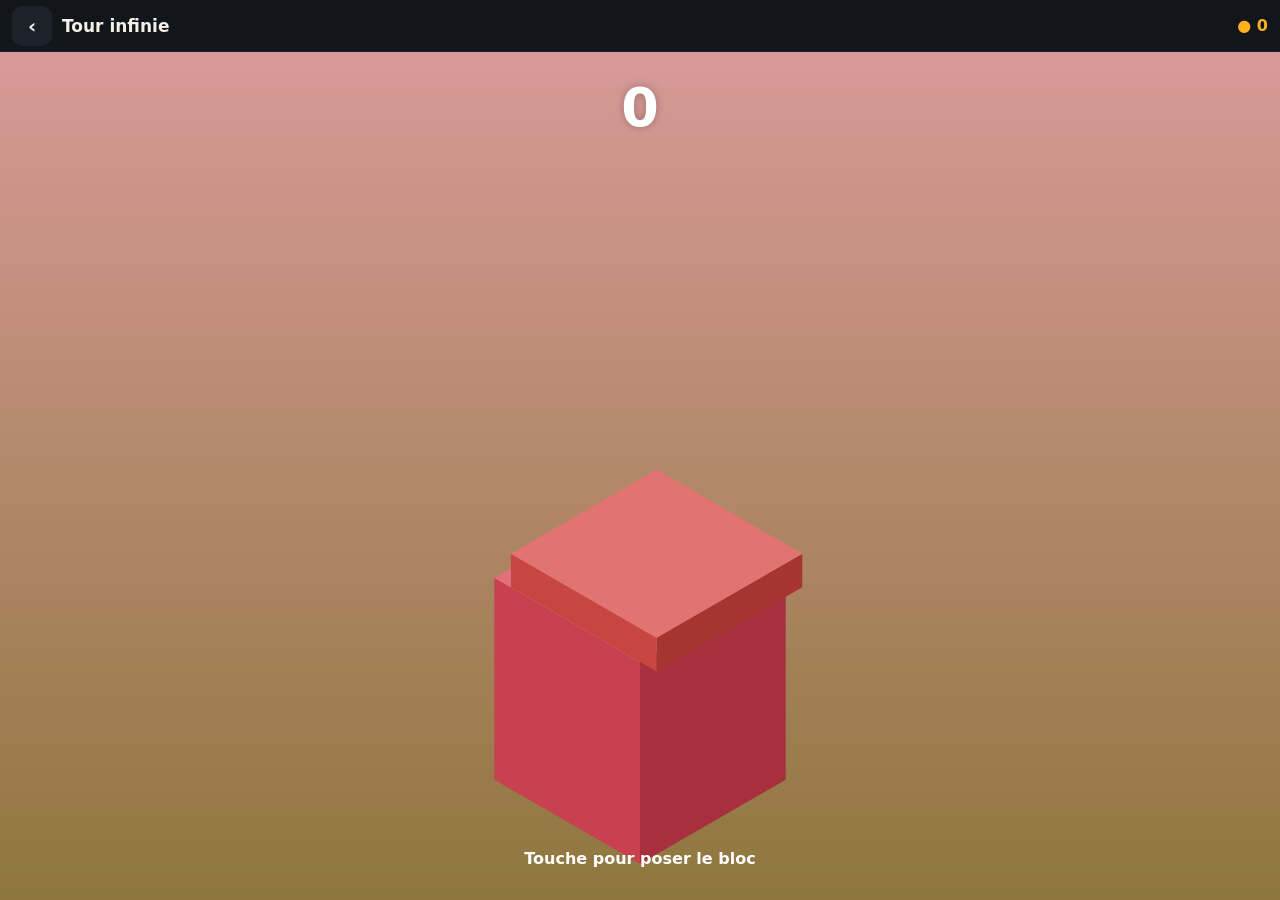
<file: games/stack.html>
<!doctype html>
<html lang="fr">
<head>
<meta charset="utf-8">
<meta name="viewport" content="width=device-width,initial-scale=1,maximum-scale=1,user-scalable=no,viewport-fit=cover">
<meta name="theme-color" content="#12151a">
<title>Tour infinie</title>
<link rel="stylesheet" href="../shared/common.css">
</head>
<body>
<canvas class="game" id="c"></canvas>
<script src="../shared/common.js"></script>
<script>
Arcade.bar('Tour infinie');
const cv=document.getElementById('c'),V=Arcade.canvas(cv),ctx=V.ctx;
const BH=22,SIZE=110,RANGE=170;
let stack,cur,debris,camY,hue0,state,combo,score,tt,waves=[];
function newGame(){
  hue0=Math.random()*360;
  stack=[{x:0,z:0,w:SIZE,d:SIZE,y:-BH*6,h:BH*6,hue:hue0}];
  debris=[];camY=0;combo=0;score=0;tt=0;state='play';waves=[];spawn();Arcade.hidePanel();
}
function topB(){return stack[stack.length-1];}
function spawn(){
  const t=topB(),axis=stack.length%2?'x':'z';
  cur={x:t.x,z:t.z,w:t.w,d:t.d,y:t.y+t.h,h:BH,hue:(hue0+stack.length*9)%360,axis,dir:1,p:-RANGE,speed:150+Math.min(score,60)*3.5};
  cur[axis]=t[axis]-RANGE;
}
function drop(){
  if(state!=='play')return;
  const t=topB(),a=cur.axis,sz=a==='x'?'w':'d';
  const delta=cur[a]-t[a],overlap=cur[sz]-Math.abs(delta);
  if(overlap<=0){debris.push({...cur,vy:0,life:2});cur=null;state='over';Arcade.vibrate(150);setTimeout(gameOver,800);return;}
  if(Math.abs(delta)<5){
    cur[a]=t[a];combo++;
    if(combo>=3&&cur[sz]<SIZE){cur[sz]=Math.min(SIZE,cur[sz]+8);}
    waves.push({x:cur.x,z:cur.z,w:cur.w,d:cur.d,y:cur.y,t:0});Arcade.vibrate(25);
  }else{
    combo=0;
    const cut={...cur,vy:0,life:2};
    cut[sz]=Math.abs(delta);
    // place cut piece on the overhanging side
    cut[a]=delta>0?(t[a]+t[sz]/2)+Math.abs(delta)/2:(t[a]-t[sz]/2)-Math.abs(delta)/2;
    debris.push(cut);
    cur[sz]=overlap;cur[a]=t[a]+delta/2;Arcade.vibrate(10);
  }
  stack.push({x:cur.x,z:cur.z,w:cur.w,d:cur.d,y:cur.y,h:cur.h,hue:cur.hue});
  score++;spawn();
}
function gameOver(){
  const gain=Arcade.addCoins(score/2),best=Arcade.best('stack',score);
  Arcade.panel({title:'La tour est tombée',gain,text:'Hauteur : '+score+' · Record : '+best,
    buttons:[{label:'Rejouer',onClick:newGame},{label:'Menu',onClick:Arcade.toMenu}]});
}
cv.addEventListener('pointerdown',drop);
addEventListener('keydown',e=>{if(e.code==='Space'){e.preventDefault();drop();}});

function proj(x,y,z,S,cx,cy){return{X:cx+(x-z)*0.866*S,Y:cy+(x+z)*0.5*S-(y-camY)*S};}
function box(b,S,cx,cy,alpha){
  const x0=b.x-b.w/2,x1=b.x+b.w/2,z0=b.z-b.d/2,z1=b.z+b.d/2,y0=b.y,y1=b.y+b.h;
  const P=(x,y,z)=>proj(x,y,z,S,cx,cy);
  const t=[P(x0,y1,z0),P(x1,y1,z0),P(x1,y1,z1),P(x0,y1,z1)];
  const fx=[P(x1,y1,z0),P(x1,y1,z1),P(x1,y0,z1),P(x1,y0,z0)];
  const fz=[P(x0,y1,z1),P(x1,y1,z1),P(x1,y0,z1),P(x0,y0,z1)];
  ctx.globalAlpha=alpha;
  const poly=(pts,c)=>{ctx.fillStyle=c;ctx.beginPath();ctx.moveTo(pts[0].X,pts[0].Y);for(const p of pts.slice(1))ctx.lineTo(p.X,p.Y);ctx.closePath();ctx.fill();};
  poly(fx,`hsl(${b.hue},55%,42%)`);poly(fz,`hsl(${b.hue},55%,52%)`);poly(t,`hsl(${b.hue},65%,66%)`);
  ctx.globalAlpha=1;
}
function frame(dt){
  tt+=dt;
  const W=V.W,H=V.H,S=Math.min(W,520)/340,cx=W/2,cy=H*0.62;
  if(cur&&state==='play'){
    const a=cur.axis,t=topB();
    cur[a]+=cur.dir*cur.speed*dt;
    if(cur[a]>t[a]+RANGE){cur[a]=t[a]+RANGE;cur.dir=-1;}
    if(cur[a]<t[a]-RANGE){cur[a]=t[a]-RANGE;cur.dir=1;}
  }
  const targetCam=topB().y+BH-H*0.18/S;
  camY+=(Math.max(0,targetCam)-camY)*Math.min(1,dt*4);
  const hue=(hue0+stack.length*9)%360;
  const g=ctx.createLinearGradient(0,0,0,H);g.addColorStop(0,`hsl(${hue},45%,72%)`);g.addColorStop(1,`hsl(${(hue+40)%360},40%,40%)`);
  ctx.fillStyle=g;ctx.fillRect(0,0,W,H);
  for(const b of stack)if((b.y+b.h-camY)*S>-H)box(b,S,cx,cy,1);
  for(const w of waves){w.t+=dt;const k=w.t/0.5,gr=k*20;
    ctx.strokeStyle='rgba(255,255,255,'+(1-k)+')';ctx.lineWidth=3;
    const P=(x,z)=>proj(x,w.y,z,S,cx,cy);
    const pts=[P(w.x-w.w/2-gr,w.z-w.d/2-gr),P(w.x+w.w/2+gr,w.z-w.d/2-gr),P(w.x+w.w/2+gr,w.z+w.d/2+gr),P(w.x-w.w/2-gr,w.z+w.d/2+gr)];
    ctx.beginPath();ctx.moveTo(pts[0].X,pts[0].Y);for(const p of pts.slice(1))ctx.lineTo(p.X,p.Y);ctx.closePath();ctx.stroke();}
  waves=waves.filter(w=>w.t<0.5);
  if(cur)box(cur,S,cx,cy,1);
  for(const d of debris){d.vy+=900*dt;d.y-=d.vy*dt;d.life-=dt;box(d,S,cx,cy,Math.max(0,Math.min(1,d.life)));}
  debris=debris.filter(d=>d.life>0);
  ctx.fillStyle='#fff';ctx.font='900 54px system-ui';ctx.textAlign='center';ctx.textBaseline='middle';
  ctx.shadowColor='rgba(0,0,0,.25)';ctx.shadowBlur=8;ctx.fillText(score,W/2,60);ctx.shadowBlur=0;
  if(combo>=2){ctx.font='800 18px system-ui';ctx.fillText('Parfait x'+combo,W/2,100);}
  if(state==='play'&&score===0){ctx.font='700 16px system-ui';ctx.fillText('Touche pour poser le bloc',W/2,H-40);}
}
newGame();
Arcade.loop(frame);
</script>
</body>
</html>
</file>
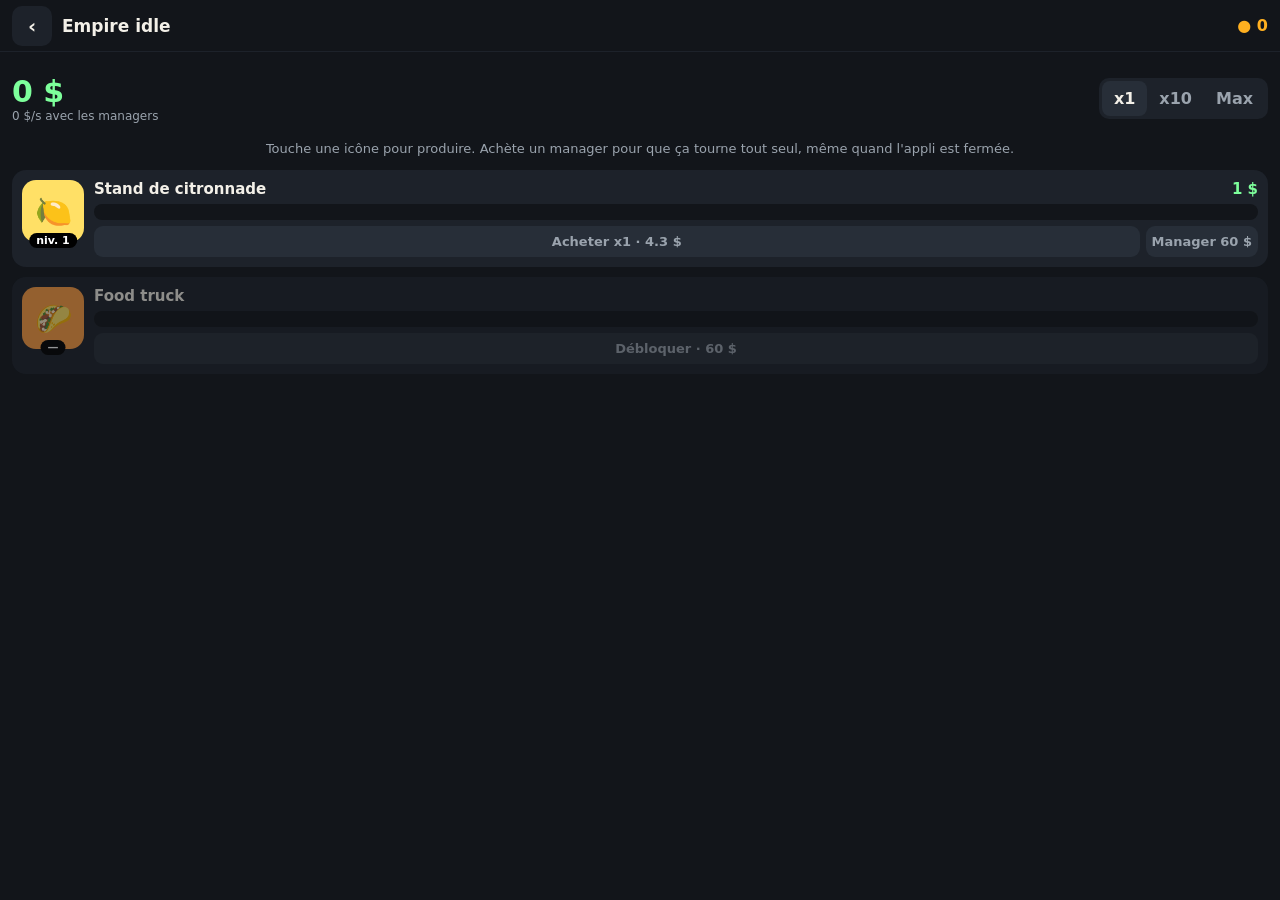
<file: games/tycoon.html>
<!doctype html>
<html lang="fr">
<head>
<meta charset="utf-8">
<meta name="viewport" content="width=device-width,initial-scale=1,maximum-scale=1,user-scalable=no,viewport-fit=cover">
<meta name="theme-color" content="#12151a">
<title>Empire idle</title>
<link rel="stylesheet" href="../shared/common.css">
<style>
body{touch-action:manipulation}
.wrap{position:fixed;inset:calc(var(--bar) + var(--safe-top)) 0 0 0;overflow-y:auto;touch-action:pan-y;
  padding:12px max(12px,env(safe-area-inset-right,0px)) calc(24px + var(--safe-bot)) max(12px,env(safe-area-inset-left,0px))}
.money{position:sticky;top:-12px;z-index:2;background:var(--bg);padding:10px 0 12px;display:flex;align-items:center;justify-content:space-between;gap:10px}
.money b{font-size:30px;font-weight:900;color:#7dff9b;font-variant-numeric:tabular-nums}
.money small{display:block;color:var(--muted);font-size:12px}
.seg{display:flex;background:var(--panel);border-radius:10px;padding:3px}
.seg button{font:inherit;font-weight:800;border:0;background:none;color:var(--muted);padding:8px 12px;border-radius:8px;cursor:pointer}
.seg button.on{background:var(--panel2);color:var(--ink)}
.biz{display:grid;grid-template-columns:62px 1fr;gap:10px;background:var(--panel);border-radius:14px;padding:10px;margin-bottom:10px}
.biz.locked{opacity:.55}
.ic{width:62px;height:62px;border-radius:14px;display:grid;place-items:center;font-size:30px;position:relative;cursor:pointer;border:0;font-family:inherit}
.ic .lv{position:absolute;bottom:-6px;left:50%;transform:translateX(-50%);background:#000;color:#fff;font-size:11px;font-weight:800;padding:1px 7px;border-radius:8px;white-space:nowrap}
.info{min-width:0;display:flex;flex-direction:column;gap:6px}
.top{display:flex;justify-content:space-between;gap:8px;font-weight:800;font-size:15px}
.top span:last-child{color:#7dff9b;font-variant-numeric:tabular-nums;white-space:nowrap}
.bar{height:16px;background:var(--bg);border-radius:8px;overflow:hidden}
.bar i{display:block;height:100%;width:0;background:linear-gradient(90deg,#3ddc84,#a6ff6b);border-radius:8px;white-space:nowrap}
.row{display:flex;gap:6px}
.row button{flex:1;font:inherit;font-weight:800;font-size:13px;border:0;border-radius:9px;padding:8px 6px;cursor:pointer;background:var(--accent);color:#1d1400}
.row button.m{background:#6b8cff;color:#fff;flex:0 0 auto}
.row button:disabled{background:var(--panel2);color:var(--muted);cursor:not-allowed}
.hint{color:var(--muted);font-size:13px;text-align:center;margin:6px 0 14px}
</style>
</head>
<body>
<div class="wrap">
  <div class="money"><div><b id="money">0 $</b><small id="rate">0 $/s</small></div>
    <div class="seg" role="group" aria-label="Quantité à acheter"><button id="q1" class="on">x1</button><button id="q10">x10</button><button id="qm">Max</button></div></div>
  <p class="hint">Touche une icône pour produire. Achète un manager pour que ça tourne tout seul, même quand l'appli est fermée.</p>
  <div id="list"></div>
</div>
<script src="../shared/common.js"></script>
<script>
Arcade.bar('Empire idle');
const BIZ=[
  {n:'Stand de citronnade',i:'🍋',c:'#ffe066',cost:4,k:1.07,inc:1,time:0.8,mgr:60},
  {n:'Food truck',i:'🌮',c:'#ff9f43',cost:60,k:1.15,inc:60,time:3,mgr:1500},
  {n:'Boulangerie',i:'🥐',c:'#e6b980',cost:720,k:1.14,inc:540,time:6,mgr:12000},
  {n:'Salle d\'arcade',i:'🕹️',c:'#b36bff',cost:8640,k:1.13,inc:4320,time:12,mgr:1.5e5},
  {n:'Studio de jeux',i:'🎮',c:'#3fa9ff',cost:103680,k:1.12,inc:51840,time:24,mgr:2e6},
  {n:'Usine de robots',i:'🤖',c:'#9aa3ad',cost:1244160,k:1.11,inc:622080,time:48,mgr:2.5e7},
  {n:'Banque',i:'🏦',c:'#3ddc84',cost:14929920,k:1.10,inc:7464960,time:96,mgr:3e8},
  {n:'Base spatiale',i:'🚀',c:'#ff5a4f',cost:179159040,k:1.09,inc:89579520,time:192,mgr:4e9}
];
let S=Arcade.get('tycoon',null);
if(!S)S={money:0,lv:BIZ.map((_,i)=>i===0?1:0),mg:BIZ.map(()=>false),pr:BIZ.map(()=>0),run:BIZ.map(()=>false),t:Date.now()};
let qty=1;
const fmt=n=>{if(n<1000)return (n<10?n.toFixed(1).replace('.0',''):Math.floor(n))+'';const u=['k','M','Md','T','Qa','Qi'];let i=-1;while(n>=1000&&i<u.length-1){n/=1000;i++;}return n.toFixed(n<10?2:n<100?1:0)+' '+u[i];};
function mult(i){const l=S.lv[i];return (l>=25?2:1)*(l>=50?2:1)*(l>=100?2:1)*(l>=200?2:1);}
function income(i){return BIZ[i].inc*S.lv[i]*mult(i);}
function costN(i,n){const b=BIZ[i],l=S.lv[i];return b.cost*Math.pow(b.k,l)*(Math.pow(b.k,n)-1)/(b.k-1);}
function maxN(i){const b=BIZ[i];const l=S.lv[i];const r=S.money*(b.k-1)/(b.cost*Math.pow(b.k,l))+1;return Math.max(0,Math.floor(Math.log(r)/Math.log(b.k)));}
function buyCount(i){return qty==='max'?Math.max(1,maxN(i)):qty;}
// offline earnings
(function(){const el=Math.min((Date.now()-S.t)/1000,8*3600);let g=0;
  BIZ.forEach((b,i)=>{if(S.mg[i]&&S.lv[i])g+=income(i)*el/b.time;});
  if(g>0&&el>30){S.money+=g;setTimeout(()=>Arcade.panel({title:'Bon retour !',text:'Tes managers ont gagné '+fmt(g)+' $ pendant ton absence.',buttons:[{label:'Récupérer'}]}),300);}
})();
const list=document.getElementById('list'),refs=[];
BIZ.forEach((b,i)=>{
  const d=document.createElement('div');d.className='biz';
  d.innerHTML=`<button class="ic" style="background:${b.c}" aria-label="Produire ${b.n}">${b.i}<span class="lv"></span></button>
  <div class="info"><div class="top"><span>${b.n}</span><span class="inc"></span></div><div class="bar"><i></i></div>
  <div class="row"><button class="buy"></button><button class="m"></button></div></div>`;
  list.appendChild(d);
  const r={d,ic:d.querySelector('.ic'),lv:d.querySelector('.lv'),inc:d.querySelector('.inc'),bar:d.querySelector('.bar i'),buy:d.querySelector('.buy'),m:d.querySelector('.m')};
  r.ic.onclick=()=>{if(S.lv[i]&&!S.run[i]){S.run[i]=true;Arcade.vibrate(5);}};
  r.buy.onclick=()=>{const n=buyCount(i),c=costN(i,n);if(S.money>=c){S.money-=c;S.lv[i]+=n;Arcade.vibrate(8);render(true);}};
  r.m.onclick=()=>{if(!S.mg[i]&&S.lv[i]&&S.money>=b.mgr){S.money-=b.mgr;S.mg[i]=true;S.run[i]=true;Arcade.addCoins(5);render(true);}};
  refs.push(r);
});
const seg={q1:1,q10:10,qm:'max'};
for(const id in seg)document.getElementById(id).onclick=()=>{qty=seg[id];for(const k in seg)document.getElementById(k).classList.toggle('on',k===id);render(true);};
let acc=0;
function render(){
  document.getElementById('money').textContent=fmt(S.money)+' $';
  let rate=0;BIZ.forEach((b,i)=>{if(S.mg[i]&&S.lv[i])rate+=income(i)/b.time;});
  document.getElementById('rate').textContent=fmt(rate)+' $/s avec les managers';
  BIZ.forEach((b,i)=>{
    const r=refs[i],l=S.lv[i],n=buyCount(i),c=costN(i,n);
    const visible=i===0||S.lv[i-1]>0;
    r.d.hidden=!visible;r.d.classList.toggle('locked',!l);
    r.lv.textContent=l?'niv. '+l:'—';
    r.inc.textContent=l?fmt(income(i))+' $':'';
    r.buy.textContent=(l?'Acheter x'+n:'Débloquer')+' · '+fmt(c)+' $';r.buy.disabled=S.money<c;
    r.m.hidden=S.mg[i]||!l;r.m.textContent='Manager '+fmt(b.mgr)+' $';r.m.disabled=S.money<b.mgr;
  });
}
function bars(){BIZ.forEach((b,i)=>{refs[i].bar.style.width=(S.pr[i]*100)+'%';});}
let saveT=0;
Arcade.loop(dt=>{
  BIZ.forEach((b,i)=>{
    if(!S.lv[i])return;
    if(S.mg[i])S.run[i]=true;
    if(!S.run[i])return;
    S.pr[i]+=dt/b.time;
    if(S.pr[i]>=1){
      if(b.time<0.5&&S.mg[i]){const k=Math.floor(S.pr[i]);S.money+=income(i)*k;S.pr[i]-=k;}
      else{S.money+=income(i);S.pr[i]=0;if(!S.mg[i])S.run[i]=false;}
    }
  });
  bars();acc+=dt;if(acc>0.2){acc=0;render();}
  saveT+=dt;if(saveT>3){saveT=0;save();}
});
function save(){S.t=Date.now();Arcade.set('tycoon',S);}
document.addEventListener('visibilitychange',()=>{if(document.hidden)save();});
addEventListener('pagehide',save);
render();
</script>
</body>
</html>
</file>
<file: shared/common.css>
/* Shared look for every game screen: dark arcade, one accent. */
:root{
  --bg:#12151a; --panel:#1d222a; --panel2:#272e38; --ink:#f3f0e8; --muted:#9aa3ad;
  --accent:#ffb020; --accent-dk:#9a6400; --good:#3ddc84; --bad:#ff5a4f;
  --bar:52px; --safe-top:env(safe-area-inset-top,0px); --safe-bot:env(safe-area-inset-bottom,0px);
  color-scheme:dark;
}
*{box-sizing:border-box}
[hidden]{display:none!important}
html,body{height:100%;margin:0}
body{background:var(--bg);color:var(--ink);font-family:system-ui,-apple-system,"Segoe UI",Roboto,sans-serif;
  overflow:hidden;touch-action:none;user-select:none;-webkit-user-select:none;-webkit-tap-highlight-color:transparent;overscroll-behavior:none}
.topbar{position:fixed;left:0;right:0;top:0;z-index:5;height:calc(var(--bar) + var(--safe-top));
  padding:var(--safe-top) max(12px,env(safe-area-inset-right,0px)) 0 max(12px,env(safe-area-inset-left,0px));
  display:flex;align-items:center;gap:10px;background:var(--bg);border-bottom:1px solid var(--panel)}
.topbar .ib{color:var(--ink);text-decoration:none;font-size:20px;font-weight:800;min-width:40px;height:40px;padding:0 10px;
  display:grid;place-items:center;border-radius:10px;background:var(--panel);border:0;font-family:inherit;cursor:pointer}
.topbar .t{flex:1;font-weight:800;font-size:17px;white-space:nowrap;overflow:hidden;text-overflow:ellipsis}
.topbar .c{color:var(--accent);font-weight:800;font-variant-numeric:tabular-nums}
.game{position:fixed;left:0;right:0;bottom:0;top:calc(var(--bar) + var(--safe-top));width:100%;
  height:calc(100% - var(--bar) - var(--safe-top));display:block}
.ov{position:fixed;inset:0;z-index:10;display:flex;flex-direction:column;align-items:center;justify-content:center;gap:14px;
  padding:24px max(16px,env(safe-area-inset-left,0px));text-align:center;background:rgba(10,12,15,.8)}
.ov h2{margin:0;font-size:30px;font-weight:900;text-wrap:balance}
.ov p{margin:0;color:var(--muted);max-width:30ch;line-height:1.45;font-size:15px}
.ov .gain{color:var(--accent);font-weight:900;font-size:20px}
.btn{font:inherit;font-weight:900;font-size:18px;border:0;border-radius:12px;padding:14px 28px;min-width:180px;
  background:var(--accent);color:#1d1400;box-shadow:0 4px 0 var(--accent-dk);cursor:pointer}
.btn:active{transform:translateY(3px);box-shadow:0 1px 0 var(--accent-dk)}
.btn.ghost{background:var(--panel2);color:var(--ink);box-shadow:0 4px 0 #090b0e}
.btn:focus-visible,.ib:focus-visible{outline:3px solid var(--ink);outline-offset:2px}
</file>
